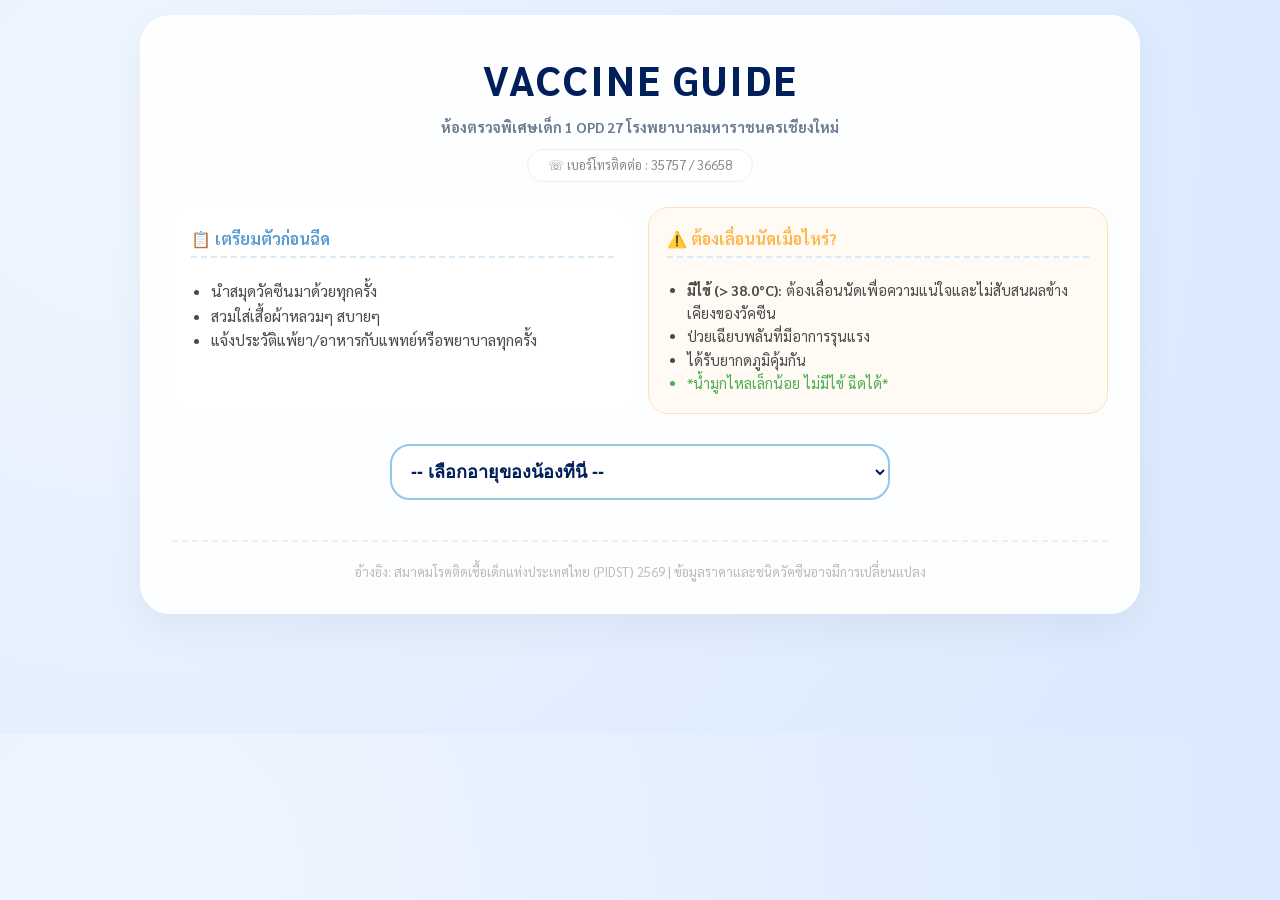
<file: index.html>
<!DOCTYPE html>
<html lang="th">
<head>
    <meta charset="UTF-8">
    <meta name="viewport" content="width=device-width, initial-scale=1.0">
    <title>Vaccine Guide - OPD 27 Maharaj Nakorn Chiang Mai</title>
    <link href="https://fonts.googleapis.com/css2?family=Sarabun:wght@400;700&display=swap" rel="stylesheet">
    <style>
        :root {
            --navy: #001F5B;
            --primary: #8ECAE6; 
            --secondary: #FFB7C5; 
            --accent: #A5A6F6; 
            --success: #6ACC87; 
            --danger: #FFADAD;
            --optional-border: #FFD60A; 
            --bg-body: radial-gradient(circle at 10% 20%, rgb(239, 246, 255) 0%, rgb(219, 234, 254) 90%);
            --bg-container: rgba(255, 255, 255, 0.90);
            --bg-card: rgba(255, 255, 255, 0.70);
            --bg-optional-card: rgba(255, 253, 240, 0.85);
            --dark: #4A4A4A;
        }
        * { box-sizing: border-box; }
        body { 
            font-family: 'Sarabun', sans-serif; 
            background: var(--bg-body);
            padding: 15px; margin: 0; padding-bottom: 120px; line-height: 1.6; color: var(--dark);
        }
        .container { 
            max-width: 1000px; margin: auto; background: var(--bg-container); 
            padding: 30px; border-radius: 30px; box-shadow: 0 15px 40px rgba(0,0,0,0.05); 
            backdrop-filter: blur(15px); border: 2px solid #ffffff;
        }
        .header { text-align: center; margin-bottom: 25px; }
        .header h1 { color: var(--navy); margin: 0; font-size: 2.5em; text-transform: uppercase; letter-spacing: 2px; }
        .header p { margin: 5px 0; font-weight: bold; color: #6C7A92; font-size: 0.9em; } 
        .contact { color: #888; font-size: 0.8em; background: rgba(255, 255, 255, 0.8); display: inline-block; padding: 5px 20px; border-radius: 20px; margin-top: 5px; border: 1px solid #eee; }

        .guide-container { display: flex; flex-wrap: wrap; gap: 15px; margin-bottom: 25px; }
        .guide-box { flex: 1 1 300px; background: var(--bg-card); border-radius: 20px; padding: 18px; border: 1px solid rgba(255, 255, 255, 0.5); backdrop-filter: blur(5px); }
        .guide-box h4 { margin-top: 0; color: #5A9BD5; border-bottom: 2px dashed #D6EAF8; padding-bottom: 5px; }
        .guide-box ul { padding-left: 20px; margin-bottom: 0; font-size: 0.95em; }

        .emergency-box { background: rgba(240, 255, 244, 0.75); border: 2px solid var(--success); border-radius: 20px; padding: 18px; margin-top: 20px; backdrop-filter: blur(5px); }

        .selector-group { margin: 30px 0; text-align: center; }
        select { 
            padding: 15px; border-radius: 20px; border: 2px solid var(--primary); 
            width: 100%; max-width: 500px; font-size: 18px; outline: none;
            background: rgba(255, 255, 255, 0.8); color: var(--navy); font-weight: bold; cursor: pointer;
        }

        .vaccine-card { position: relative; background: var(--bg-card); margin: 15px 0; padding: 22px; border-radius: 25px; border-left: 8px solid var(--primary); backdrop-filter: blur(5px); transition: all 0.3s; }
        .optional-card { background-color: var(--bg-optional-card) !important; border-left-color: var(--optional-border); border: 1px solid rgba(255, 214, 10, 0.3); }
        .screening { border-left-color: #e74c3c; background: rgba(255, 240, 240, 0.75); }
        
        .vaccine-card.removed-card { opacity: 0.4; background: #ffebee !important; border-left-color: #c62828 !important; text-decoration: line-through; }
        
        .vaccine-name { font-size: 0.9em; font-weight: bold; color: var(--navy); }
        
        .card-action-zone { float: right; margin-top: 5px; text-align: right; }
        .card-action-zone input[type="checkbox"] { width: 18px; height: 18px; cursor: pointer; vertical-align: middle; }
        .ipd-select-container { margin-top: 10px; padding-top: 10px; border-top: 1px dashed rgba(0,0,0,0.05); text-align: left; clear: both; }
        .ipd-variant-select { padding: 6px 12px; border-radius: 10px; border: 1px solid var(--optional-border); background: #fff; font-size: 0.85em; outline: none; font-family: 'Sarabun', sans-serif; font-weight: bold; color: var(--navy); cursor: pointer; max-width: 100%; }
        .ipd-variant-select:disabled { background: #f3f4f6; border-color: #d1d5db; cursor: not-allowed; opacity: 0.7; }

        .tag { display: inline-block; padding: 5px 15px; border-radius: 12px; font-size: 11px; font-weight: bold; margin-bottom: 12px; box-shadow: 0 2px 5px rgba(0,0,0,0.05); }
        .tag-basic { background: var(--primary); color: #fff; }
        .tag-optional { background: var(--optional-border); color: #8C6F00; }
        .tag-lab { background: var(--danger); color: #8C0000; }
        .grid-info { display: grid; grid-template-columns: 1fr 1fr; gap: 15px; margin-top: 12px; padding-top: 12px; border-top: 1px solid rgba(0,0,0,0.03); clear: both; }
        .label { font-weight: bold; color: #777; font-size: 0.85em; }
        .important { color: #D32F2F; font-weight: bold; margin: 5px 0; font-size: 0.8em; background: rgba(255,255,255,0.7); padding: 5px 12px; border-radius: 10px; display: inline-block; }
        .price-tag { color: var(--success); font-weight: bold; font-size: 1em; margin-top: 5px; display: block; }
        .route-tag { background: rgba(0,0,0,0.05); color: #333; padding: 3px 10px; border-radius: 5px; font-size: 0.8em; font-weight: bold; margin-left: 10px; }

        .floating-summary-bar {
            position: fixed; bottom: 15px; left: 15px; right: 15px;
            background: rgba(14, 165, 233, 0.45); color: var(--navy);
            padding: 12px 24px; border-radius: 20px;
            border: 1px solid rgba(255, 255, 255, 0.7);
            box-shadow: 0 8px 32px 0 rgba(0, 31, 91, 0.15);
            backdrop-filter: blur(20px); -webkit-backdrop-filter: blur(20px);
            z-index: 9999;
            display: none; justify-content: center; align-items: center;
            flex-wrap: wrap; gap: 20px; max-width: 970px; margin: auto;
            text-align: center;
        }
        .summary-stats { display: flex; gap: 15px; font-size: 0.85em; flex-wrap: wrap; justify-content: center; }
        .stat-item { background: rgba(199, 214, 250, 0.72); padding: 6px 16px; border-radius: 12px; font-weight: bold; border: 1px solid rgba(255,255,255,0.6); color: var(--navy); }
        .stat-item span { font-weight: bold; font-size: 1.15em; }
        .stat-item span.inject { color: #0284C7; }
        .stat-item span.oral { color: #EA580C; }
        .stat-item span.lab { color: #DC2626; }
        .summary-cost { font-size: 1.1em; font-weight: bold; background: rgba(255, 255, 255, 0.9); padding: 6px 18px; border-radius: 12px; border: 1px solid rgba(255, 255, 255, 0.9); color: var(--navy); }
        .summary-cost span { color: #16A34A; font-size: 1.25em; }

        /* Summary Page Enhanced Styling */
        .summary-header-wrapper {
            text-align: center;
            margin-bottom: 25px;
            background: linear-gradient(135deg, #F0F7FF 0%, #E0F2FE 100%);
            padding: 22px 20px;
            border-radius: 22px;
            border: 1px solid #BAE6FD;
            box-shadow: 0 4px 15px rgba(2, 132, 199, 0.06);
        }
        .summary-header-title {
            color: var(--navy);
            margin: 0 0 6px 0;
            font-size: 1.45em;
            font-weight: 700;
        }
        .summary-header-desc {
            color: #475569;
            font-size: 0.95em;
            margin: 0;
        }
        .summary-grid {
            display: grid;
            grid-template-columns: repeat(auto-fill, minmax(320px, 1fr));
            gap: 20px;
            margin-top: 15px;
        }
        .summary-card {
            background: #FFFFFF;
            border-radius: 22px;
            padding: 22px;
            border: 1px solid #E2E8F0;
            border-left: 6px solid #F59E0B;
            box-shadow: 0 4px 20px rgba(0, 31, 91, 0.07);
            display: flex;
            flex-direction: column;
            justify-content: space-between;
            transition: all 0.25s ease;
            position: relative;
        }
        .summary-card:hover {
            transform: translateY(-4px);
            box-shadow: 0 12px 28px rgba(0, 31, 91, 0.12);
            border-color: #CBD5E1;
        }
        .summary-card-top {
            display: flex;
            align-items: center;
            justify-content: space-between;
            margin-bottom: 12px;
        }
        .summary-badge-pill {
            background: #FEF3C7;
            color: #92400E;
            font-size: 11.5px;
            font-weight: bold;
            padding: 4px 12px;
            border-radius: 20px;
            border: 1px solid #FDE68A;
            display: inline-flex;
            align-items: center;
            gap: 4px;
        }
        .summary-route-badge {
            background: #E0F2FE;
            color: #0369A1;
            font-size: 11.5px;
            font-weight: bold;
            padding: 4px 10px;
            border-radius: 8px;
            border: 1px solid #BAE6FD;
        }
        .summary-brand {
            font-size: 1.12em;
            font-weight: 700;
            color: var(--navy);
            line-height: 1.35;
            margin-bottom: 4px;
        }
        .summary-thai {
            font-size: 0.9em;
            color: #475569;
            line-height: 1.45;
            margin-bottom: 12px;
        }
        .summary-note-box {
            background: #FFFBEB;
            border: 1px solid #FDE68A;
            color: #B45309;
            font-size: 0.85em;
            font-weight: 600;
            padding: 8px 12px;
            border-radius: 12px;
            margin-bottom: 12px;
            display: flex;
            align-items: flex-start;
            gap: 6px;
            line-height: 1.4;
        }
        .summary-schedule-box {
            background: #F8FAFC;
            border: 1px solid #E2E8F0;
            color: #334155;
            font-size: 0.86em;
            padding: 10px 12px;
            border-radius: 12px;
            margin-bottom: 15px;
            line-height: 1.45;
        }
        .summary-card-bottom {
            display: flex;
            align-items: center;
            justify-content: space-between;
            padding-top: 12px;
            border-top: 1px dashed #E2E8F0;
            margin-top: auto;
        }
        .summary-price-pill {
            background: #ECFDF5;
            border: 1px solid #A7F3D0;
            color: #047857;
            padding: 6px 14px;
            border-radius: 12px;
            font-weight: 700;
            font-size: 1.05em;
            display: inline-flex;
            align-items: center;
            gap: 6px;
        }
        .footer { margin-top: 40px; font-size: 13px; color: #BBB; text-align: center; padding-top: 20px; border-top: 2px dashed #EEE; }
    </style>
</head>
<body>

<div class="container">
    <div class="header">
        <h1>VACCINE GUIDE</h1>
        <p>ห้องตรวจพิเศษเด็ก 1 OPD 27 โรงพยาบาลมหาราชนครเชียงใหม่</p>
        <div class="contact">☏ เบอร์โทรติดต่อ : 35757 / 36658</div>
    </div>

    <div class="guide-container">
        <div class="guide-box">
            <h4>📋 เตรียมตัวก่อนฉีด</h4>
            <ul>
                <li>นำสมุดวัคซีนมาด้วยทุกครั้ง</li>
                <li>สวมใส่เสื้อผ้าหลวมๆ สบายๆ</li>
                <li>แจ้งประวัติแพ้ยา/อาหารกับแพทย์หรือพยาบาลทุกครั้ง</li>
            </ul>
        </div>
        <div class="guide-box" style="background: rgba(255, 249, 240, 0.75); border-color: #FFE0B2;">
            <h4 style="color: #FFB74D;">⚠️ ต้องเลื่อนนัดเมื่อไหร่?</h4>
            <ul style="font-size: 0.9em;">
                <li><strong>มีไข้ (> 38.0°C):</strong> ต้องเลื่อนนัดเพื่อความแน่ใจและไม่สับสนผลข้างเคียงของวัคซีน</li>
                <li>ป่วยเฉียบพลันที่มีอาการรุนแรง</li>
                <li>ได้รับยากดภูมิคุ้มกัน</li>
                <li style="color: #4CAF50;">*น้ำมูกไหลเล็กน้อย ไม่มีไข้ ฉีดได้*</li>
            </ul>
        </div>
    </div>

    <div class="selector-group">
        <select id="ageSelect" onchange="filterVaccine()">
            <option value="">-- เลือกอายุของน้องที่นี่ --</option>
            <option value="0">แรกเกิด</option>
            <option value="1">1 เดือน</option>
            <option value="2">2 เดือน</option>
            <option value="4">4 เดือน</option>
            <option value="6">6 เดือน</option>
            <option value="9">9 เดือน</option>
            <option value="12">1 ปี</option>
            <option value="15">1 ปี 3 เดือน</option>
            <option value="18">1 ปี 6 เดือน</option>
            <option value="24">2 ปี</option>
            <option value="48">4 ปี</option>
            <option value="summary">⭐ สรุปวัคซีนเสริม</option>
        </select>
    </div>

    <div id="vaccineList"></div>

    <div id="emergencySection" style="display:none;">
        <div class="emergency-box">
            <h4 style="margin:0 0 10px 0; color:var(--success);">🚑 อาการที่ควรกลับมาพบแพทย์ทันทีหลังฉีดวัคซีน</h4>
            <ul style="font-size:0.95em; color: #555;">
                <li>มีผื่นลมพิษขึ้นตามตัว หน้าบวม ปากบวม หรือหายใจลำบาก</li>
                <li>ไข้สูงมากและรับประทานยาแล้วไข้ไม่ลด</li>
                <li>เด็กซึมลง ไม่ยอมทานนมหรืออาหาร</li>
                <li>ชัก หรือ ร้องกวนโยเยผิดปกติเป็นเวลานาน</li>
            </ul>
        </div>
    </div>

    <div class="footer">
        อ้างอิง: สมาคมโรคติดเชื้อเด็กแห่งประเทศไทย (PIDST) 2569 | ข้อมูลราคาและชนิดวัคซีนอาจมีการเปลี่ยนแปลง
    </div>
</div>

<div id="floatingSummary" class="floating-summary-bar">
    <div class="summary-stats">
        <div class="stat-item">💉 ฉีดวันนี้: <span id="floatInject" class="inject">0</span> เข็ม</div>
        <div class="stat-item">🍼 ชนิดกินวันนี้: <span id="floatOral" class="oral">0</span> ชนิด</div>
        <div class="stat-item" id="floatLabContainer" style="display:none;">🩸 แล็บคัดกรอง: <span id="floatLab" class="lab">0</span> รายการ</div>
    </div>
    <div class="summary-cost">
        รวมค่าวัคซีนเสริมวันนี้: <span id="floatPrice">0</span> บาท
    </div>
</div>

<script>
const vaccineData = {
    "0": [
        { type: "basic", id: "bcg", name: "BCG (วัคซีนป้องกันวัณโรค)", route: "ID", sideEffect: "ตุ่มหนองบริเวณที่ฉีด", care: "ทำความสะอาดน้ำต้มสุก ห้ามบ่ง" },
        { type: "basic", id: "hbv1", name: "HBV 1 (วัคซีนป้องกันตับอักเสบบี เข็มที่ 1)", route: "IM", sideEffect: "ไข้ต่ำ ปวดบวม", care: "เช็ดตัวลดไข้" }
    ],
    "1": [
        { type: "basic", id: "hbv2", name: "HBV 2 (วัคซีนป้องกันตับอักเสบบี กรณีแม่เป็นพาหะ)", route: "IM", sideEffect: "ปวดบวมแดง", care: "ประคบเย็น" }
    ],
    "2": [
        { type: "basic", id: "dtwp1", name: "DTwP-HB-Hib 1 (วัคซีนป้องกันคอตีบ ไอกรน บาดทะยัก ตับอักเสบบี และเชื้อฮิบ)", route: "IM", sideEffect: "ไข้สูง ร้องกวน", care: "ยาลดไข้/เช็ดตัว" },
        { type: "basic", id: "ipv1", name: "IPV 1 (วัคซีนป้องกันโปลิโอ ชนิดฉีด)", route: "IM", sideEffect: "บวมแดง", care: "ประคบเย็น" },
        { type: "basic", id: "rota1", name: "Rota 1 (วัคซีนป้องกันท้องร่วงจากไวรัสโรต้า)", route: "Oral", sideEffect: "แหวะนม/ถ่ายเหลว", care: "งดนมก่อน-หลัง 30 นาที" },
        { type: "optional", id: "hexa1", replaceIds: ["dtwp1", "ipv1"], name: "Infanrix-Hexa (วัคซีนป้องกันคอตีบ ไอกรน บาดทะยัก ตับอักเสบบี ฮิบ และโปลิโอ) เข็มที่ 1", route: "IM", detail: "ใช้ทดแทนวัคซีนพื้นฐาน", price: 1568, sideEffect: "ไข้ต่ำ", care: "เช็ดตัว" },
        { type: "optional", id: "ipd1", name: "IPD (วัคซีนป้องกันเชื้อนิวโมคอคคัส) เข็มที่ 1", route: "IM", isIpdGroup: true, subVariants: [
            { name: "Synflorix (10 สายพันธุ์)", price: 1756 },
            { name: "Prevnar 20 (20 สายพันธุ์)", price: 2533 },
            { name: "Weuphoria PFS (13 สายพันธุ์)", price: 1469 }
        ], sideEffect: "ไข้ต่ำ", care: "เช็ดตัว" },
        { type: "optional", id: "bexsero1", name: "Bexsero (วัคซีนป้องกันโรคไข้กาฬหลังแอ่น สายพันธุ์ B) เข็มที่ 1", route: "IM", detail: "อายุ < 1 ปี ฉีด 3 เข็ม (ห่างกัน 2 เดือน และ 6 เดือน) | อายุ > 1 ปี ฉีด 2 เข็ม (ห่างกัน 2 เดือน)", price: 3071, sideEffect: "มีไข้ ปวด", care: "ยาลดไข้/ประคบเย็น" }
    ],
    "4": [
        { type: "basic", id: "dtwp2", name: "DTwP-HB-Hib 2 (วัคซีนป้องกันคอตีบ ไอกรน บาดทะยัก ตับอักเสบบี และเชื้อฮิบ)", route: "IM", sideEffect: "ไข้สูง", care: "เช็ดตัว" },
        { type: "basic", id: "ipv2", name: "IPV 2 (วัคซีนป้องกันโปลิโอ ชนิดฉีด)", route: "IM", sideEffect: "บวมแดง", care: "ประคบเย็น" },
        { type: "basic", id: "rota2", name: "Rota 2 (วัคซีนป้องกันท้องร่วงจากไวรัสโรต้า)", route: "Oral", sideEffect: "งดนมก่อน-หลัง 30 นาที", care: "สังเกตอาการ" },
        { type: "optional", id: "penta1", replaceIds: ["dtwp2", "ipv2"], name: "Infanrix-IPV-HIB (วัคซีนป้องกันคอตีบ ไอกรน บาดทะยัก โปลิโอ และเชื้อฮิบ)", route: "IM", detail: "ใช้ทดแทนวัคซีนพื้นฐาน", price: 1297, sideEffect: "ไข้ต่ำ", care: "เช็ดตัว" },
        { type: "optional", id: "ipd2", name: "IPD (วัคซีนป้องกันเชื้อนิวโมคอคคัส) เข็มที่ 2", route: "IM", isIpdGroup: true, subVariants: [
            { name: "Synflorix (10 สายพันธุ์)", price: 1756 },
            { name: "Prevnar 20 (20 สายพันธุ์)", price: 2533 },
            { name: "Weuphoria PFS (13 สายพันธุ์)", price: 1469 }
        ], sideEffect: "ไข้ต่ำ", care: "ประคบเย็น" },
        { type: "optional", id: "bexsero2", name: "Bexsero (วัคซีนป้องกันโรคไข้กาฬหลังแอ่น สายพันธุ์ B) เข็มที่ 2", route: "IM", price: 3071, sideEffect: "มีไข้ ปวด", care: "ยาลดไข้/ประคบเย็น" }
    ],
    "6": [
        { type: "basic", id: "dtwp3", name: "DTwP-HB-Hib 3 (วัคซีนป้องกันคอตีบ ไอกรน บาดทะยัก ตับอักเสบบี และเชื้อฮิบ)", route: "IM", sideEffect: "ไข้", care: "เช็ดตัว" },
        { type: "basic", id: "opv3", name: "OPV 3 (วัคซีนป้องกันโปลิโอ ชนิดหยอด)", route: "Oral", sideEffect: "มีผลข้างเคียงน้อยมาก", care: "สังเกตอาการ" },
        { type: "basic", id: "rota3", name: "Rota 3 (วัคซีนป้องกันท้องร่วงจากไวรัสโรต้า)", route: "Oral", sideEffect: "แหวะนม/ถ่ายเหลว", care: "งดนมก่อน-หลัง 30 นาที" },
        { type: "optional", id: "hexa2", replaceIds: ["dtwp3", "opv3"], name: "Infanrix-Hexa (วัคซีนป้องกันคอตีบ ไอกรน บาดทะยัก ตับอักเสบบี ฮิบ และโปลิโอ) เข็มที่ 2", route: "IM", detail: "ใช้ทดแทนวัคซีนพื้นฐาน", price: 1568, sideEffect: "ไข้ต่ำ", care: "เช็ดตัว" },
        { type: "optional", id: "ipd3", name: "IPD (วัคซีนป้องกันเชื้อนิวโมคอคคัส) เข็มที่ 3", route: "IM", isIpdGroup: true, subVariants: [
            { name: "Synflorix (10 สายพันธุ์)", price: 1756 },
            { name: "Prevnar 20 (20 สายพันธุ์)", price: 2533 },
            { name: "Weuphoria PFS (13 สายพันธุ์)", price: 1469 }
        ], sideEffect: "ไข้ต่ำ", care: "ประคบเย็น" },
        { type: "optional", id: "entro1", name: "EntroVac (วัคซีนป้องกันโรคมือเท้าปาก) เข็มที่ 1", route: "IM", detail: "เริ่ม 6 เดือน - 5 ปี | ฉีด 2 เข็ม ห่างกัน 1 เดือน", price: 2701, sideEffect: "ปวดบวม", care: "สังเกตอาการ" },
        { type: "optional", id: "flu", name: "Influenza (วัคซีนป้องกันไข้หวัดใหญ่)", route: "IM", detail: "เริ่มฉีดที่ 6 เดือน | ฉีดปีละครั้ง สำหรับเด็กอายุ < 9 ปี ที่เริ่มฉีดปีแรก ให้ฉีด 2 เข็ม ห่างกัน 1 เดือน", price: 306, sideEffect: "ไข้ต่ำ", care: "พักผ่อน" }
    ],
    "9": [
        { type: "screening", id: "cbc", name: "🩸 เจาะเลือด CBC & RC (คัดกรองภาวะโลหิตจาง)", detail: "กรุณาเจาะเลือดก่อนพบแพทย์" },
        { type: "basic", id: "je1", name: "Live JE 1 (วัคซีนป้องกันไข้สมองอักเสบเจอี)", route: "SC", sideEffect: "ไข้ ปวด บวมบริเวณที่ฉีด", care: "เช็ดตัว" }
    ],
    "12": [
        { type: "basic", id: "mmr1", name: "MMR 1 (วัคซีนป้องกันโรคหัด คางทูม หัดเยอรมัน)", route: "SC", sideEffect: "ไข้/ผื่นแดง", care: "เช็ดตัว" },
        { type: "optional", id: "var1", name: "Varivax (วัคซีนป้องกันโรคอีสุกอีใส) เข็มที่ 1", route: "SC", detail: "เริ่มฉีดที่ 1 ปี | ฉีด 2 เข็ม ห่างกัน 3 เดือน", price: 983, sideEffect: "ไข้ต่ำ", care: "สังเกตอาการ" },
        { type: "optional", id: "bexsero_booster", name: "Bexsero (วัคซีนป้องกันโรคไข้กาฬหลังแอ่น สายพันธุ์ B) เข็ม 3 กระตุ้น / เริ่มฉีด", route: "IM", detail: "หากเริ่มฉีดครั้งแรกในเด็กอายุ > 1 ปี (ฉีด 2 เข็ม ห่างกัน 2 เดือน)", price: 3071, sideEffect: "มีไข้ ปวด", care: "ยาลดไข้/ประคบเย็น" }
    ],
    "15": [
        { type: "optional", id: "ipd_booster", name: "IPD (วัคซีนป้องกันเชื้อนิวโมคอคคัส) เข็มกระตุ้น", route: "IM", isIpdGroup: true, subVariants: [
            { name: "Synflorix (10 สายพันธุ์)", price: 1756 },
            { name: "Prevnar 20 (20 สายพันธุ์)", price: 2533 },
            { name: "Weuphoria PFS (13 สายพันธุ์)", price: 1469 }
        ], sideEffect: "ปวดบวม", care: "ประคบเย็น" }
    ],
    "18": [
        { type: "basic", id: "dtp4", name: "DTP (วัคซีนป้องกันโรคคอตีบ ไอกรน บาดทะยัก) กระตุ้นครั้งที่ 1", route: "IM", sideEffect: "ไข้สูง", care: "ประคบเย็น" },
        { type: "basic", id: "opv4", name: "OPV (วัคซีนป้องกันโปลิโอ ชนิดหยอด) กระตุ้นครั้งที่ 1", route: "Oral", sideEffect: "ผลข้างเคียงน้อย", care: "สังเกตอาการ" },
        { type: "basic", id: "mmr2_18", name: "MMR 2 (วัคซีนป้องกันโรคหัด คางทูม และหัดเยอรมัน) เข็มที่ 2", route: "SC", sideEffect: "ไข้ต่ำ", care: "เช็ดตัว" },
        { type: "optional", id: "penta2", replaceIds: ["dtp4", "opv4"], name: "Infanrix-IPV-HIB (วัคซีนป้องกันคอตีบ ไอกรน บาดทะยัก โปลิโอ และเชื้อฮิบ)", route: "IM", detail: "ใช้ทดแทนวัคซีนพื้นฐาน", price: 1297, sideEffect: "ไข้ต่ำ", care: "เช็ดตัว" }
    ],
    "24": [
        { type: "basic", id: "je2", name: "Live JE 2 (วัคซีนป้องกันไข้สมองอักเสบเจอี)", route: "SC", sideEffect: "ไข้", care: "เช็ดตัว" }
    ],
    "48": [
        { type: "screening", id: "cbc2", name: "🩸 เจาะเลือด CBC & RC (คัดกรองภาวะโลหิตจาง)", detail: "กรุณาเจาะเลือดก่อนพบแพทย์" },
        { type: "basic", id: "dtp5", name: "DTP (วัคซีนป้องกันโรคคอตีบ ไอกรน บาดทะยัก) กระตุ้นครั้งที่ 2", route: "IM", sideEffect: "ไข้สูง", care: "ยาลดไข้" },
        { type: "basic", id: "opv5", name: "OPV (วัคซีนป้องกันโปลิโอ ชนิดหยอด)กระตุ้นครั้งที่ 2", route: "Oral", sideEffect: "ผลข้างเคียงน้อย", care: "สังเกตอาการ" },
        { type: "optional", id: "boostagen", replaceIds: ["dtp5"], name: "Boostagen (TdaP) (วัคซีนรวมป้องกันบาดทะยัก คอตีบ ไอกรนไร้เซลล์)", route: "IM", detail: "ใช้ทดแทนวัคซีนพื้นฐาน DTP | เริ่มฉีดได้อายุ ≥ 3 ปี", price: 644, sideEffect: "ไข้ต่ำ ปวดบริเวณที่ฉีด", care: "เช็ดตัว และประคบเย็น" },
        { type: "optional", id: "penta3", replaceIds: ["dtp5", "opv5"], name: "Infanrix-IPV-HIB (วัคซีนป้องกันคอตีบ ไอกรน บาดทะยัก โปลิโอ และเชื้อฮิบ)", route: "IM", detail: "ใช้ทดแทนวัคซีนพื้นฐาน", price: 1297, sideEffect: "ไข้ต่ำ", care: "เช็ดตัว" },
        { type: "optional", id: "qdenga", name: "QdengaPFS (วัคซีนป้องกันโรคไข้เลือดออก) เข็มที่ 1", route: "SC", detail: "เริ่มฉีดที่ 4 ปี | ฉีด 2 เข็ม ห่างกัน 3 เดือน", price: 1639, sideEffect: "ปวดเมื่อย", care: "เช็ดตัว" }
    ]
};

const optionalSummary = [
    { name: "Infanrix-Hexa", thai: "วัคซีนป้องกันคอตีบ ไอกรน บาดทะยัก ตับอักเสบบี ฮิบ โปลิโอ", route: "IM", note: "ใช้ทดแทนวัคซีนพื้นฐาน", info: "อายุ 2, 6 เดือน", price: "1,568 บาท" },
    { name: "Infanrix-IPV-HIB", thai: "วัคซีนป้องกันคอตีบ ไอกรน บาดทะยัก โปลิโอ ฮิบ", route: "IM", note: "ใช้ทดแทนวัคซีนพื้นฐาน", info: "อายุ 4 เดือน, 18 เดือน, 4 ปี", price: "1,297 บาท" },
    { name: "Boostagen (TdaP)", thai: "วัคซีนรวมป้องกันบาดทะยัก คอตีบ ไอกรนไร้เซลล์", route: "IM", note: "ใช้ทดแทนวัคซีนพื้นฐาน (ทดแทน DTP)", info: "เริ่มฉีดได้ตั้งแต่อายุ ≥ 3 ปี (แนะนำกระตุ้นที่ 4 ปี)", price: "644 บาท" },
    { name: "IPD (Synflorix / Prevnar 20 / Weuphoria)", thai: "วัคซีนป้องกันเชื้อนิวโมคอคคัส", route: "IM", info: "ฉีดอายุ 2, 4, 6 และ 15 เดือน", price: "1,469 - 2,533 บาท" },
    { name: "Bexsero", thai: "วัคซีนป้องกันโรคไข้กาฬหลังแอ่น สายพันธุ์ B", route: "IM", info: "เริ่ม 2 เดือน (2, 4 เดือน, 1 ปี) | อายุ < 1 ปี ฉีด 3 เข็ม (ห่าง 2 เดือน และ 6 เดือน) / อายุ > 1 ปี ฉีด 2 เข็ม (ห่าง 2 เดือน)", price: "3,071 บาท" },
    { name: "Varivax", thai: "วัคซีนป้องกันโรคอีสุกอีใส", route: "SC", info: "เริ่ม 1 ปี | ฉีด 2 เข็ม ห่างกัน 3 เดือน", price: "983 บาท" },
    { name: "EntroVac", thai: "วัคซีนป้องกันโรคมือเท้าปาก (EV71)", route: "IM", info: "เริ่ม 6 เดือน - 5 ปี | ฉีด 2 เข็ม ห่างกัน 1 เดือน", price: "2,701 บาท" },
    { name: "Influenza", thai: "วัคซีนป้องกันโรคไข้หวัดใหญ่", route: "IM", info: "เริ่มฉีดที่ 6 เดือน | ฉีดปีละครั้ง สำหรับเด็กอายุ < 9 ปี ที่เริ่มฉีดปีแรก ให้ฉีด 2 เข็ม ห่างกัน 1 เดือน", price: "306 บาท" },
    { name: "QdengaPFS", thai: "วัคซีนป้องกันโรคไข้เลือดออก", route: "SC", info: "เริ่ม 4 ปี | ฉีด 2 เข็ม ห่างกัน 3 เดือน", price: "1,639 บาท" }
];

function filterVaccine() {
    const age = document.getElementById("ageSelect").value;
    const listDiv = document.getElementById("vaccineList");
    const emergencyDiv = document.getElementById("emergencySection");
    const floatBar = document.getElementById("floatingSummary");
    
    listDiv.innerHTML = "";
    
    if (age === "") { 
        emergencyDiv.style.display = "none"; 
        floatBar.style.display = "none";
        return; 
    }
    
    if (age === "summary") {
        emergencyDiv.style.display = "none";
        floatBar.style.display = "none";
        let summaryHTML = `
            <div class="summary-header-wrapper">
                <h3 class="summary-header-title">⭐ สรุปวัคซีนเสริมและวัคซีนทางเลือก</h3>
                <p class="summary-header-desc">ตารางข้อมูลวัคซีนทางเลือกทั้งหมดสำหรับเด็ก (0 - 4 ปี) พร้อมข้อมูลการให้และราคาให้บริการ</p>
            </div>
            <div class="summary-grid">
        `;
        optionalSummary.forEach(s => {
            summaryHTML += `
                <div class="summary-card">
                    <div>
                        <div class="summary-card-top">
                            <span class="summary-badge-pill">⭐ วัคซีนเสริม</span>
                            <span class="summary-route-badge">📍 ${s.route}</span>
                        </div>
                        <div class="summary-name-section">
                            <div class="summary-brand">${s.name}</div>
                            <div class="summary-thai">${s.thai}</div>
                        </div>
                        ${s.note ? `
                            <div class="summary-note-box">
                                <span>⚡</span> <span>${s.note}</span>
                            </div>
                        ` : ''}
                        <div class="summary-schedule-box">
                            📅 <strong>ตารางการให้:</strong> ${s.info}
                        </div>
                    </div>
                    <div class="summary-card-bottom">
                        <span style="font-size: 0.85em; color: #64748B;">ราคาค่าบริการ</span>
                        <div class="summary-price-pill">
                            <span>💰</span> ${s.price}
                        </div>
                    </div>
                </div>
            `;
        });
        summaryHTML += `</div>`;
        listDiv.innerHTML = summaryHTML;
    } else {
        emergencyDiv.style.display = "block";
        floatBar.style.display = "flex";
        document.getElementById("floatLabContainer").style.display = (age === "9" || age === "48") ? "block" : "none";
        
        if (vaccineData[age]) {
            vaccineData[age].forEach(v => {
                const card = document.createElement("div");
                card.id = `v-card-${v.id}`;
                card.className = v.type === 'optional' ? 'vaccine-card optional-card' : (v.type === 'screening' ? 'vaccine-card screening' : 'vaccine-card');
                card.setAttribute("data-route", v.route || "Lab");
                card.setAttribute("data-vtype", v.type);
                
                let tagClass = v.type === 'optional' ? 'tag-optional' : (v.type === 'screening' ? 'tag-lab' : 'tag-basic');
                let tagText = v.type === 'optional' ? 'วัคซีนเสริม' : (v.type === 'screening' ? 'คัดกรอง' : 'พื้นฐาน');
                
                let actionHTML = '';
                let ipdSelectorHTML = '';

                if (v.type === 'basic' || v.type === 'screening') {
                    actionHTML = `<div class="card-action-zone"><span style="font-size:11px;color:#888;">เลือกอัตโนมัติ</span></div>`;
                } else if (v.type === 'optional') {
                    if (v.isIpdGroup) {
                        let selectOptions = `<option value="0" data-price="0">-- เลือกยี่ห้อ IPD --</option>`;
                        v.subVariants.forEach(sub => {
                            selectOptions += `<option value="${sub.price}" data-price="${sub.price}">${sub.name} (+${sub.price} บ.)</option>`;
                        });
                        
                        actionHTML = `
                            <div class="card-action-zone">
                                <label style="cursor:pointer; font-weight:bold; color:var(--navy); font-size:13px;">
                                    รับวัคซีน IPD เสริม <input type="checkbox" class="ipd-main-check" data-select-id="select-${v.id}" onchange="toggleIpdSelect(this)">
                                </label>
                            </div>`;

                        ipdSelectorHTML = `
                            <div class="ipd-select-container">
                                <span style="font-size:12px;color:var(--navy);font-weight:bold;display:inline-block;margin-right:10px;">เลือกยี่ห้อรับบริการวันนี้:</span>
                                <select id="select-${v.id}" class="ipd-variant-select" disabled onchange="updateLiveStats()">
                                    ${selectOptions}
                                </select>
                            </div>`;
                    } else {
                        let replaceStr = v.replaceIds ? JSON.stringify(v.replaceIds) : "[]";
                        actionHTML = `
                            <div class="card-action-zone">
                                <label style="cursor:pointer; font-weight:bold; color:var(--navy); font-size:13px;">
                                    รับตัวนี้ <input type="checkbox" class="opt-card-check" data-id="${v.id}" data-price="${v.price}" data-replace='${replaceStr}' onchange="handleCardSelection(this)">
                                </label>
                            </div>`;
                    }
                }

                let displayPrice = '';
                if (v.type === 'optional') {
                    if (v.isIpdGroup) {
                        displayPrice = `<span class="price-tag">💰 ราคาตามยี่ห้อที่เลือก</span>`;
                    } else {
                        displayPrice = `<span class="price-tag">💰 ราคา: ${v.price.toLocaleString()} บาท</span>`;
                    }
                }
                
                card.innerHTML = `
                    <span class="tag ${tagClass}">${tagText}</span>
                    ${actionHTML}
                    <div class="vaccine-name">${v.name} ${v.route ? `<span class="route-tag">${v.route}</span>` : ''}</div>
                    ${v.detail ? `<div class="important">${v.detail}</div>` : ''}
                    ${displayPrice}
                    ${ipdSelectorHTML}
                    ${v.type !== 'screening' ? `
                        <div class="grid-info">
                            <div><span class="label">⚠️ ผลข้างเคียง:</span> <small>${v.sideEffect}</small></div>
                            <div><span class="label">🏠 การดูแล:</span> <small>${v.care}</small></div>
                        </div>
                    ` : ''}
                `;
                listDiv.appendChild(card);
            });
        }
        updateLiveStats();
    }
}

function toggleIpdSelect(checkbox) {
    const selectId = checkbox.getAttribute("data-select-id");
    const selectEl = document.getElementById(selectId);
    if (selectEl) {
        selectEl.disabled = !checkbox.checked;
        if (!checkbox.checked) {
            selectEl.value = "0";
        }
    }
    updateLiveStats();
}

function handleCardSelection(checkbox) {
    if (checkbox.checked) {
        const replaceIds = JSON.parse(checkbox.getAttribute("data-replace") || "[]");
        if (replaceIds.length > 0) {
            // ยกเลิกการเลือกวัคซีนทดแทนตัวอื่นที่มีรายการแทนที่ทับซ้อนกัน (เช่น Boostagen กับ Infanrix)
            const otherChecks = document.querySelectorAll(".opt-card-check");
            otherChecks.forEach(other => {
                if (other !== checkbox && other.checked) {
                    const otherReplaces = JSON.parse(other.getAttribute("data-replace") || "[]");
                    const hasOverlap = replaceIds.some(id => otherReplaces.includes(id));
                    if (hasOverlap) {
                        other.checked = false;
                    }
                }
            });
        }
    }

    // คำนวณ activeReplacedIds ทั้งหมดจากวัคซีนเสริมที่ถูกเลือกอยู่
    const activeReplacedIds = new Set();
    document.querySelectorAll(".opt-card-check:checked").forEach(chk => {
        const rep = JSON.parse(chk.getAttribute("data-replace") || "[]");
        rep.forEach(id => activeReplacedIds.add(id));
    });

    // อัปเดตการแสดงผลขีดฆ่า (.removed-card) ของวัคซีนพื้นฐาน
    document.querySelectorAll(".vaccine-card[data-vtype='basic']").forEach(card => {
        const cardId = card.id.replace("v-card-", "");
        if (activeReplacedIds.has(cardId)) {
            card.classList.add("removed-card");
        } else {
            card.classList.remove("removed-card");
        }
    });

    updateLiveStats();
}

function updateLiveStats() {
    let totalPrice = 0;
    let injectCount = 0;
    let oralCount = 0;
    let labCount = 0;

    const allCards = document.querySelectorAll(".vaccine-card");
    
    allCards.forEach(card => {
        if (card.classList.contains("removed-card")) return;
        
        const vtype = card.getAttribute("data-vtype");
        const route = card.getAttribute("data-route");
        
        if (vtype === "basic") {
            if (route === "Oral") oralCount++;
            else if (route === "IM" || route === "ID" || route === "SC") injectCount++;
        } else if (vtype === "screening") {
            labCount++;
        } else if (vtype === "optional") {
            const checkbox = card.querySelector(".opt-card-check");
            if (checkbox && checkbox.checked) {
                totalPrice += parseFloat(checkbox.getAttribute("data-price") || 0);
                if (route === "Oral") oralCount++;
                else if (route === "IM" || route === "ID" || route === "SC") injectCount++;
            }
            
            const ipdCheck = card.querySelector(".ipd-main-check");
            const selectIpd = card.querySelector(".ipd-variant-select");
            if (ipdCheck && ipdCheck.checked && selectIpd) {
                const ipdPrice = parseFloat(selectIpd.value || 0);
                totalPrice += ipdPrice;
                if (ipdPrice > 0) {
                    if (route === "Oral") oralCount++;
                    else if (route === "IM" || route === "ID" || route === "SC") injectCount++;
                }
            }
        }
    });

    document.getElementById("floatInject").innerText = injectCount;
    document.getElementById("floatOral").innerText = oralCount;
    document.getElementById("floatLab").innerText = labCount;
    document.getElementById("floatPrice").innerText = totalPrice.toLocaleString();
}
</script>
</body>
</html>
</file>
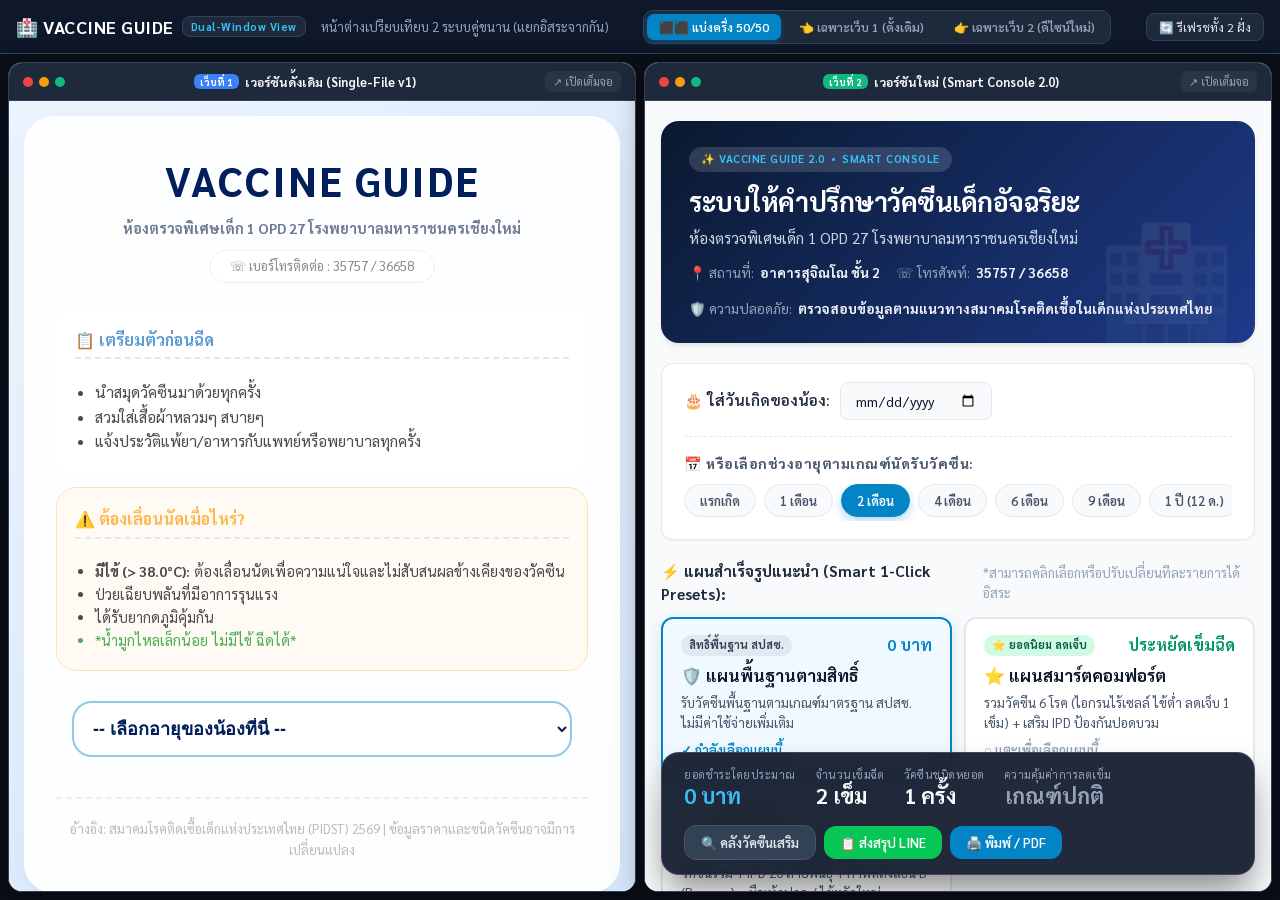
<file: v2/index.html>
<!DOCTYPE html>
<html lang="th">
<head>
    <meta charset="UTF-8">
    <meta name="viewport" content="width=device-width, initial-scale=1.0">
    <title>Vaccine Guide - Dual Window Split Comparison (v1 vs v2)</title>
    <!-- Google Fonts: Sarabun -->
    <link href="https://fonts.googleapis.com/css2?family=Sarabun:wght@400;600;700&display=swap" rel="stylesheet">
    <style>
        :root {
            --navy: #001F5B;
            --primary: #0284C7;
            --accent: #10B981;
            --bg-topbar: #0F172A;
            --border-color: #334155;
        }
        * { box-sizing: border-box; margin: 0; padding: 0; }
        html, body {
            height: 100%;
            width: 100%;
            overflow: hidden;
            font-family: 'Sarabun', sans-serif;
            background: #0B0F19;
            color: #F8FAFC;
        }

        /* Top Global Comparison Bar */
        .split-topbar {
            height: 54px;
            background: var(--bg-topbar);
            border-bottom: 1px solid var(--border-color);
            display: flex;
            align-items: center;
            justify-content: space-between;
            padding: 0 16px;
            z-index: 100;
        }
        .topbar-brand {
            display: flex;
            align-items: center;
            gap: 10px;
        }
        .topbar-brand h1 {
            font-size: 1.1em;
            color: #FFFFFF;
            letter-spacing: 0.5px;
            margin: 0;
            display: flex;
            align-items: center;
            gap: 8px;
        }
        .topbar-badge {
            background: #1E293B;
            color: #38BDF8;
            font-size: 11px;
            font-weight: bold;
            padding: 2px 8px;
            border-radius: 8px;
            border: 1px solid #334155;
        }
        .topbar-sub {
            color: #94A3B8;
            font-size: 0.82em;
            margin-left: 5px;
        }
        @media (max-width: 900px) {
            .topbar-sub { display: none; }
        }

        /* View Mode Controls */
        .view-controls {
            display: flex;
            align-items: center;
            gap: 6px;
            background: #1E293B;
            padding: 3px;
            border-radius: 10px;
            border: 1px solid #334155;
        }
        .view-btn {
            background: transparent;
            border: none;
            color: #94A3B8;
            font-family: 'Sarabun', sans-serif;
            font-size: 12px;
            font-weight: 600;
            padding: 5px 12px;
            border-radius: 7px;
            cursor: pointer;
            transition: all 0.2s ease;
        }
        .view-btn:hover {
            color: #FFFFFF;
        }
        .view-btn.active {
            background: var(--primary);
            color: #FFFFFF;
            box-shadow: 0 2px 6px rgba(2, 132, 199, 0.4);
        }

        .topbar-actions {
            display: flex;
            align-items: center;
            gap: 8px;
        }
        .btn-action {
            background: #1E293B;
            border: 1px solid #334155;
            color: #E2E8F0;
            font-family: 'Sarabun', sans-serif;
            font-size: 12px;
            padding: 5px 12px;
            border-radius: 8px;
            cursor: pointer;
            display: flex;
            align-items: center;
            gap: 5px;
            transition: all 0.2s;
        }
        .btn-action:hover {
            background: #334155;
            color: #FFFFFF;
        }

        /* Dual Window Split Layout */
        .split-main {
            height: calc(100% - 54px);
            width: 100%;
            display: grid;
            grid-template-columns: 1fr 1fr;
            gap: 8px;
            padding: 8px;
            background: #0B0F19;
            transition: all 0.3s ease;
        }
        .split-main.view-v1-only {
            grid-template-columns: 1fr 0px;
            gap: 0;
        }
        .split-main.view-v1-only #paneV2 {
            display: none;
        }
        .split-main.view-v2-only {
            grid-template-columns: 0px 1fr;
            gap: 0;
        }
        .split-main.view-v2-only #paneV1 {
            display: none;
        }

        /* Window Frame Styling */
        .window-pane {
            background: #FFFFFF;
            border-radius: 14px;
            overflow: hidden;
            display: flex;
            flex-direction: column;
            border: 1px solid #334155;
            box-shadow: 0 10px 30px rgba(0, 0, 0, 0.4);
            height: 100%;
        }

        /* Mac-like Window Header */
        .window-header {
            height: 38px;
            background: #1E293B;
            border-bottom: 1px solid #334155;
            display: flex;
            align-items: center;
            justify-content: space-between;
            padding: 0 14px;
            user-select: none;
        }
        .window-dots {
            display: flex;
            gap: 6px;
        }
        .dot {
            width: 10px;
            height: 10px;
            border-radius: 50%;
        }
        .dot-red { background: #EF4444; }
        .dot-yellow { background: #F59E0B; }
        .dot-green { background: #10B981; }

        .window-title {
            font-size: 12.5px;
            font-weight: bold;
            color: #F8FAFC;
            display: flex;
            align-items: center;
            gap: 6px;
        }
        .window-badge-v1 {
            background: #3B82F6;
            color: #FFFFFF;
            font-size: 10px;
            padding: 1px 6px;
            border-radius: 6px;
        }
        .window-badge-v2 {
            background: #10B981;
            color: #FFFFFF;
            font-size: 10px;
            padding: 1px 6px;
            border-radius: 6px;
        }

        .window-link {
            color: #94A3B8;
            font-size: 11px;
            text-decoration: none;
            display: flex;
            align-items: center;
            gap: 4px;
            padding: 3px 8px;
            border-radius: 6px;
            background: rgba(255, 255, 255, 0.05);
            transition: all 0.2s;
        }
        .window-link:hover {
            color: #FFFFFF;
            background: rgba(255, 255, 255, 0.15);
        }

        /* Iframes */
        .window-iframe {
            flex: 1;
            width: 100%;
            height: 100%;
            border: none;
            background: #F8FAFC;
        }
    </style>
</head>
<body>

    <!-- Top Global Comparison Navigation Bar -->
    <header class="split-topbar">
        <div class="topbar-brand">
            <h1>
                <span>🏥 VACCINE GUIDE</span>
                <span class="topbar-badge">Dual-Window View</span>
            </h1>
            <span class="topbar-sub">หน้าต่างเปรียบเทียบ 2 ระบบคู่ขนาน (แยกอิสระจากกัน)</span>
        </div>

        <!-- Mode Switch Buttons -->
        <div class="view-controls">
            <button type="button" class="view-btn active" id="btnSplit" onclick="switchView('split')">
                ⬛⬛ แบ่งครึ่ง 50/50
            </button>
            <button type="button" class="view-btn" id="btnV1" onclick="switchView('v1')">
                👈 เฉพาะเว็บ 1 (ดั้งเดิม)
            </button>
            <button type="button" class="view-btn" id="btnV2" onclick="switchView('v2')">
                👉 เฉพาะเว็บ 2 (ดีไซน์ใหม่)
            </button>
        </div>

        <div class="topbar-actions">
            <button type="button" class="btn-action" onclick="reloadBothFrames()" title="รีโหลดหน้าต่างทั้งสองฝั่ง">
                🔄 รีเฟรชทั้ง 2 ฝั่ง
            </button>
        </div>
    </header>

    <!-- Dual Window Split Container -->
    <main class="split-main" id="splitMain">
        
        <!-- Left Window: Web 1 (Original Single-File) -->
        <section class="window-pane" id="paneV1">
            <div class="window-header">
                <div class="window-dots">
                    <span class="dot dot-red"></span>
                    <span class="dot dot-yellow"></span>
                    <span class="dot dot-green"></span>
                </div>
                <div class="window-title">
                    <span class="window-badge-v1">เว็บที่ 1</span>
                    <span>เวอร์ชันดั้งเดิม (Single-File v1)</span>
                </div>
                <a href="../index.html" target="_blank" class="window-link" title="เปิดหน้าเว็บที่ 1 เต็มจอ">
                    ↗ เปิดเต็มจอ
                </a>
            </div>
            <iframe src="../index.html" id="frameV1" class="window-iframe" title="Vaccine Guide v1"></iframe>
        </section>

        <!-- Right Window: Web 2 (Modular Redesigned Comparison Matrix) -->
        <section class="window-pane" id="paneV2">
            <div class="window-header">
                <div class="window-dots">
                    <span class="dot dot-red"></span>
                    <span class="dot dot-yellow"></span>
                    <span class="dot dot-green"></span>
                </div>
                <div class="window-title">
                    <span class="window-badge-v2">เว็บที่ 2</span>
                    <span>เวอร์ชันใหม่ (Smart Console 2.0)</span>
                </div>
                <a href="v2_app.html" target="_blank" class="window-link" title="เปิดหน้าเว็บที่ 2 เต็มจอ">
                    ↗ เปิดเต็มจอ
                </a>
            </div>
            <iframe src="v2_app.html" id="frameV2" class="window-iframe" title="Vaccine Guide v2"></iframe>
        </section>

    </main>

    <script>
        function switchView(mode) {
            const main = document.getElementById("splitMain");
            const btnSplit = document.getElementById("btnSplit");
            const btnV1 = document.getElementById("btnV1");
            const btnV2 = document.getElementById("btnV2");

            btnSplit.classList.remove("active");
            btnV1.classList.remove("active");
            btnV2.classList.remove("active");

            main.classList.remove("view-v1-only", "view-v2-only");

            if (mode === "v1") {
                main.classList.add("view-v1-only");
                btnV1.classList.add("active");
            } else if (mode === "v2") {
                main.classList.add("view-v2-only");
                btnV2.classList.add("active");
            } else {
                btnSplit.classList.add("active");
            }
        }

        function reloadBothFrames() {
            const f1 = document.getElementById("frameV1");
            const f2 = document.getElementById("frameV2");
            if (f1) f1.src = f1.src;
            if (f2) f2.src = f2.src;
        }
    </script>
</body>
</html>
</file>
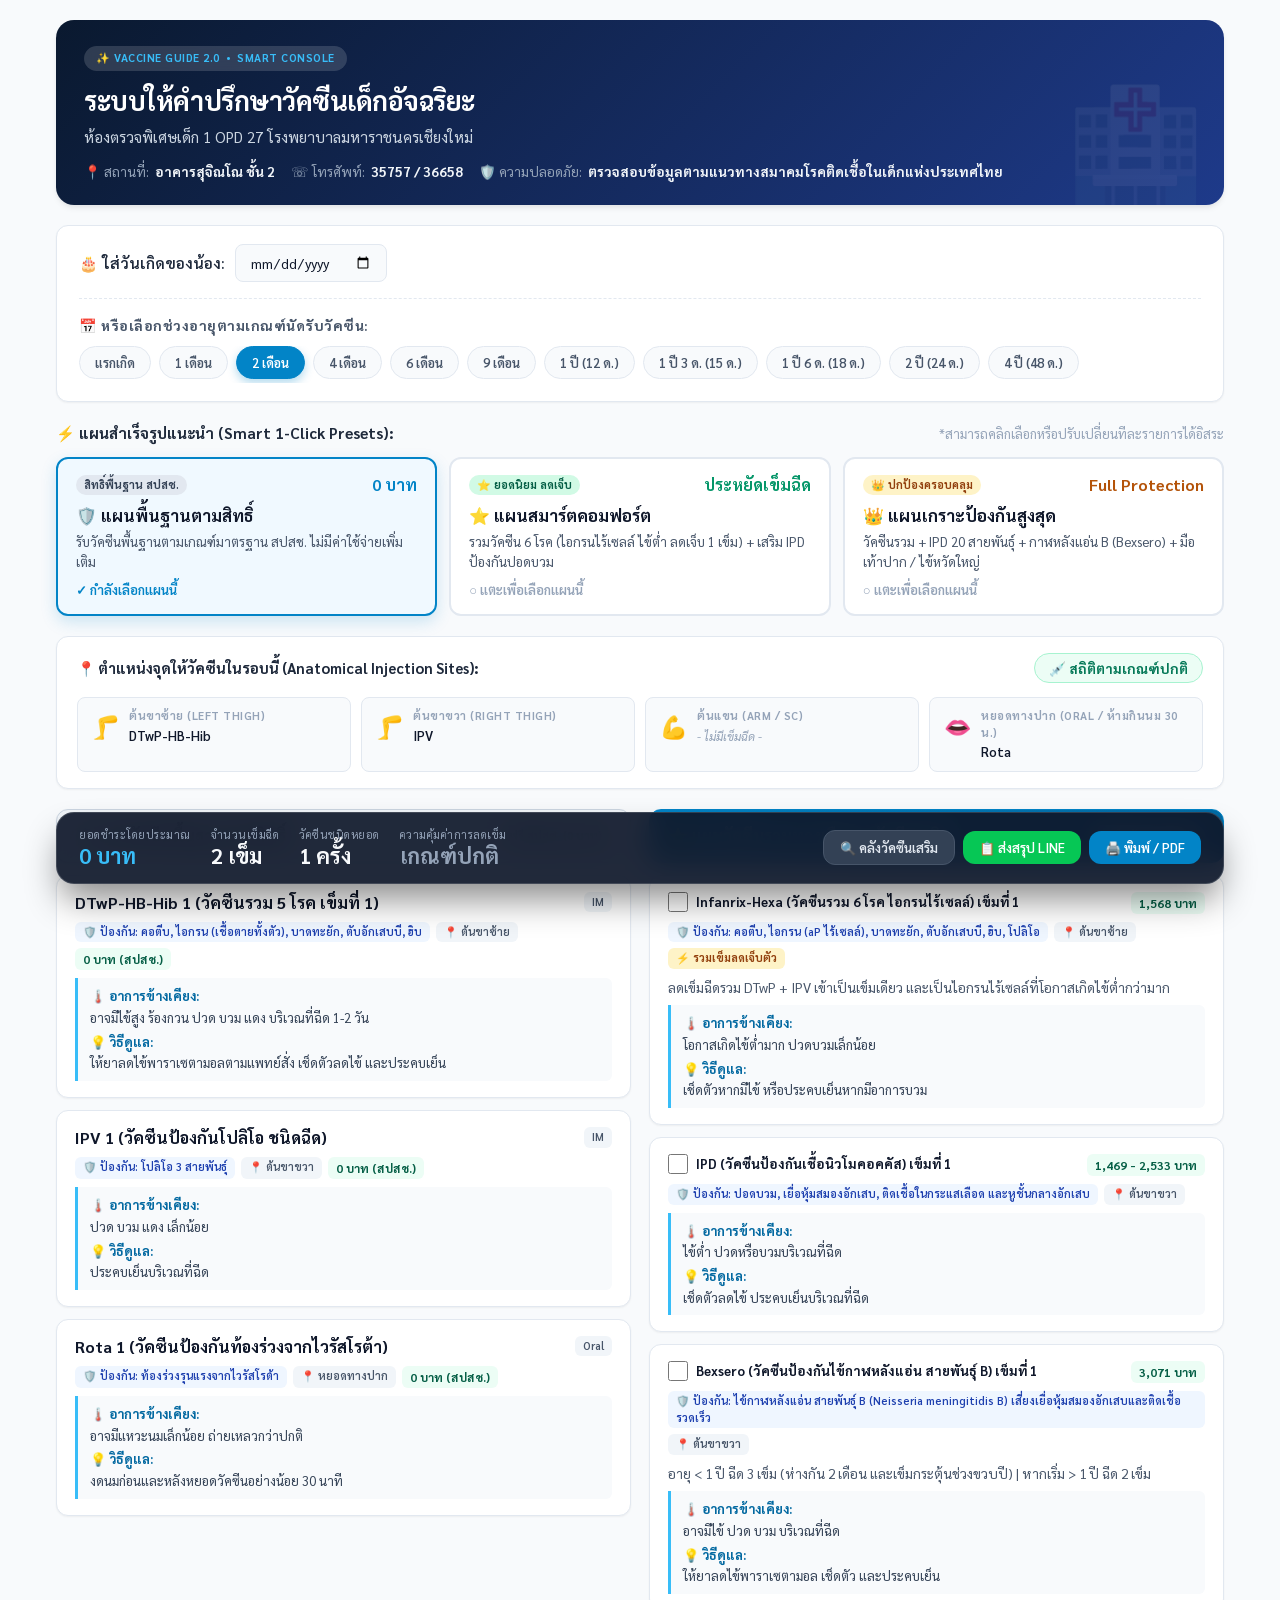
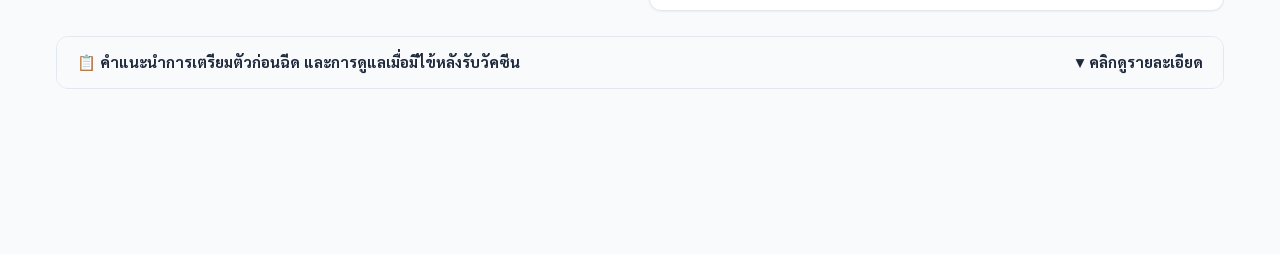
<file: v3/index.html>
<!DOCTYPE html>
<html lang="th">
<head>
    <meta charset="UTF-8">
    <meta name="viewport" content="width=device-width, initial-scale=1.0">
    <title>Pediatric Vaccine Smart Console - OPD 27 รพ.มหาราชนครเชียงใหม่</title>
    <!-- Google Fonts: Sarabun -->
    <link href="https://fonts.googleapis.com/css2?family=Sarabun:wght@400;500;600;700&display=swap" rel="stylesheet">
    <!-- Clean Medical Design System -->
    <style>
/**
 * Vaccine Guide - Clinical Smart Console Design System (v2)
 * Clean Medical / Apple Health Aesthetic
 * หน่วยงาน: ห้องตรวจพิเศษเด็ก 1 OPD 27 โรงพยาบาลมหาราชนครเชียงใหม่
 */

:root {
    --primary: #0284C7;
    --primary-dark: #0369A1;
    --primary-light: #E0F2FE;
    --accent: #10B981;
    --accent-dark: #059669;
    --accent-light: #ECFDF5;
    --gold: #D97706;
    --gold-light: #FEF3C7;
    --danger: #EF4444;
    --danger-light: #FEE2E2;
    --navy: #0F172A;
    --slate-dark: #1E293B;
    --slate-med: #475569;
    --slate-light: #94A3B8;
    --bg-base: #F8FAFC;
    --bg-card: #FFFFFF;
    --border-color: #E2E8F0;
    --border-focus: #38BDF8;
    --radius-sm: 8px;
    --radius-md: 12px;
    --radius-lg: 18px;
    --radius-full: 9999px;
    --shadow-sm: 0 1px 2px 0 rgba(0, 0, 0, 0.05);
    --shadow-md: 0 4px 6px -1px rgba(0, 0, 0, 0.07), 0 2px 4px -1px rgba(0, 0, 0, 0.04);
    --shadow-lg: 0 10px 15px -3px rgba(0, 0, 0, 0.08), 0 4px 6px -2px rgba(0, 0, 0, 0.04);
    --shadow-hover: 0 12px 24px -4px rgba(2, 132, 199, 0.15);
}

* {
    box-sizing: border-box;
    margin: 0;
    padding: 0;
}

body {
    font-family: 'Sarabun', -apple-system, BlinkMacSystemFont, "Segoe UI", Roboto, sans-serif;
    background-color: var(--bg-base);
    color: var(--navy);
    line-height: 1.5;
    padding-bottom: 120px; /* space for sticky floating drawer */
    -webkit-font-smoothing: antialiased;
}

/* Container */
.app-container {
    max-width: 1200px;
    margin: 0 auto;
    padding: 20px 16px;
}

/* Header & Hospital Branding */
.clinic-header {
    background: linear-gradient(135deg, #0A192F 0%, #1E3A8A 100%);
    color: #FFFFFF;
    border-radius: var(--radius-lg);
    padding: 24px 28px;
    margin-bottom: 20px;
    box-shadow: var(--shadow-md);
    position: relative;
    overflow: hidden;
}
.clinic-header::after {
    content: "🏥";
    position: absolute;
    right: 20px;
    bottom: -15px;
    font-size: 110px;
    opacity: 0.08;
    pointer-events: none;
}
.clinic-header-badge {
    display: inline-flex;
    align-items: center;
    gap: 6px;
    background: rgba(255, 255, 255, 0.15);
    backdrop-filter: blur(8px);
    color: #38BDF8;
    font-size: 11px;
    font-weight: 700;
    padding: 4px 12px;
    border-radius: var(--radius-full);
    letter-spacing: 0.5px;
    margin-bottom: 10px;
}
.clinic-header h1 {
    font-size: 1.65em;
    font-weight: 700;
    letter-spacing: -0.5px;
    margin-bottom: 6px;
    display: flex;
    align-items: center;
    flex-wrap: wrap;
    gap: 10px;
}
.clinic-sub {
    font-size: 0.95em;
    color: #CBD5E1;
    margin-bottom: 12px;
}
.clinic-meta-row {
    display: flex;
    flex-wrap: wrap;
    align-items: center;
    gap: 16px;
    font-size: 0.85em;
    color: #94A3B8;
}
.clinic-meta-item {
    display: flex;
    align-items: center;
    gap: 6px;
}
.clinic-meta-item strong {
    color: #F1F5F9;
}

/* Patient DOB & Age Engine Card */
.patient-console-card {
    background: var(--bg-card);
    border-radius: var(--radius-md);
    border: 1px solid var(--border-color);
    padding: 18px 22px;
    margin-bottom: 20px;
    box-shadow: var(--shadow-sm);
}
.patient-row {
    display: flex;
    flex-wrap: wrap;
    align-items: center;
    justify-content: space-between;
    gap: 16px;
    margin-bottom: 16px;
    padding-bottom: 16px;
    border-bottom: 1px dashed var(--border-color);
}
.patient-dob-group {
    display: flex;
    align-items: center;
    gap: 10px;
    flex-wrap: wrap;
}
.patient-dob-group label {
    font-weight: 600;
    font-size: 0.95em;
    color: var(--slate-dark);
    display: flex;
    align-items: center;
    gap: 6px;
}
.patient-dob-input {
    font-family: 'Sarabun', sans-serif;
    font-size: 14px;
    padding: 8px 14px;
    border-radius: var(--radius-sm);
    border: 1px solid var(--border-color);
    background: #F8FAFC;
    color: var(--navy);
    outline: none;
    transition: all 0.2s;
}
.patient-dob-input:focus {
    border-color: var(--primary);
    box-shadow: 0 0 0 3px rgba(2, 132, 199, 0.15);
    background: #FFFFFF;
}
.patient-calc-result {
    display: inline-flex;
    align-items: center;
    gap: 8px;
    background: var(--primary-light);
    color: var(--primary-dark);
    padding: 6px 14px;
    border-radius: var(--radius-full);
    font-size: 0.88em;
    font-weight: 600;
}
.patient-next-visit {
    display: inline-flex;
    align-items: center;
    gap: 6px;
    background: #FEF3C7;
    color: #92400E;
    padding: 6px 14px;
    border-radius: var(--radius-full);
    font-size: 0.88em;
    font-weight: 600;
}

/* Age Milestone Chips Bar */
.milestones-title {
    font-size: 0.88em;
    font-weight: 700;
    color: var(--slate-med);
    text-transform: uppercase;
    letter-spacing: 0.5px;
    margin-bottom: 10px;
    display: flex;
    align-items: center;
    gap: 6px;
}
.milestones-scroll {
    display: flex;
    gap: 8px;
    overflow-x: auto;
    padding-bottom: 4px;
    scrollbar-width: thin;
}
.milestones-scroll::-webkit-scrollbar {
    height: 4px;
}
.milestones-scroll::-webkit-scrollbar-thumb {
    background: #CBD5E1;
    border-radius: 4px;
}
.milestone-chip {
    flex-shrink: 0;
    font-family: 'Sarabun', sans-serif;
    font-size: 13px;
    font-weight: 600;
    padding: 7px 15px;
    border-radius: var(--radius-full);
    border: 1px solid var(--border-color);
    background: #F8FAFC;
    color: var(--slate-med);
    cursor: pointer;
    transition: all 0.2s cubic-bezier(0.4, 0, 0.2, 1);
    white-space: nowrap;
    display: flex;
    align-items: center;
    gap: 6px;
}
.milestone-chip:hover {
    background: #F1F5F9;
    color: var(--navy);
    border-color: #CBD5E1;
}
.milestone-chip.active {
    background: var(--primary);
    color: #FFFFFF;
    border-color: var(--primary);
    box-shadow: 0 4px 10px rgba(2, 132, 199, 0.3);
}

/* 1-Click Smart Clinical Presets Switcher */
.preset-section {
    margin-bottom: 20px;
}
.preset-header {
    display: flex;
    align-items: center;
    justify-content: space-between;
    margin-bottom: 12px;
}
.preset-title {
    font-size: 0.95em;
    font-weight: 700;
    color: var(--slate-dark);
    display: flex;
    align-items: center;
    gap: 6px;
}
.preset-grid {
    display: grid;
    grid-template-columns: repeat(auto-fit, minmax(280px, 1fr));
    gap: 12px;
}
.preset-card {
    background: var(--bg-card);
    border: 2px solid var(--border-color);
    border-radius: var(--radius-md);
    padding: 14px 18px;
    cursor: pointer;
    transition: all 0.25s ease;
    display: flex;
    flex-direction: column;
    justify-content: space-between;
    position: relative;
}
.preset-card:hover {
    border-color: #94A3B8;
    transform: translateY(-2px);
    box-shadow: var(--shadow-md);
}
.preset-card.active {
    border-color: var(--primary);
    background: #F0F9FF;
    box-shadow: 0 6px 16px rgba(2, 132, 199, 0.18);
}
.preset-card.active-comfort {
    border-color: var(--accent);
    background: #F0FDF4;
    box-shadow: 0 6px 16px rgba(16, 185, 129, 0.18);
}
.preset-card.active-total {
    border-color: #F59E0B;
    background: #FFFBEB;
    box-shadow: 0 6px 16px rgba(245, 158, 11, 0.18);
}
.preset-top {
    display: flex;
    align-items: center;
    justify-content: space-between;
    margin-bottom: 6px;
}
.preset-badge {
    font-size: 11px;
    font-weight: 700;
    padding: 2px 8px;
    border-radius: var(--radius-full);
}
.badge-basic { background: #E2E8F0; color: #334155; }
.badge-comfort { background: #D1FAE5; color: #065F46; }
.badge-total { background: #FEF3C7; color: #92400E; }

.preset-card h3 {
    font-size: 1.05em;
    font-weight: 700;
    color: var(--navy);
    margin-bottom: 4px;
}
.preset-desc {
    font-size: 0.83em;
    color: var(--slate-med);
    margin-bottom: 8px;
}
.preset-check-indicator {
    font-size: 0.82em;
    font-weight: 600;
    display: flex;
    align-items: center;
    gap: 5px;
    color: var(--slate-light);
}
.preset-card.active .preset-check-indicator {
    color: var(--primary);
}
.preset-card.active-comfort .preset-check-indicator {
    color: var(--accent-dark);
}
.preset-card.active-total .preset-check-indicator {
    color: #B45309;
}

/* Visual Injection & Needle Reduction Tracker */
.tracker-card {
    background: #FFFFFF;
    border-radius: var(--radius-md);
    border: 1px solid var(--border-color);
    padding: 16px 20px;
    margin-bottom: 20px;
    box-shadow: var(--shadow-sm);
}
.tracker-header {
    display: flex;
    flex-wrap: wrap;
    align-items: center;
    justify-content: space-between;
    gap: 12px;
    margin-bottom: 14px;
}
.tracker-title {
    font-size: 0.92em;
    font-weight: 700;
    color: var(--slate-dark);
    display: flex;
    align-items: center;
    gap: 8px;
}
.needle-savings-pill {
    background: #ECFDF5;
    border: 1px solid #A7F3D0;
    color: #047857;
    font-size: 0.85em;
    font-weight: 700;
    padding: 4px 14px;
    border-radius: var(--radius-full);
    display: inline-flex;
    align-items: center;
    gap: 6px;
}
.needle-savings-pill.highlight-anim {
    animation: pulseBadge 1.5s infinite;
}
@keyframes pulseBadge {
    0%, 100% { transform: scale(1); }
    50% { transform: scale(1.04); }
}

.body-sites-grid {
    display: grid;
    grid-template-columns: repeat(auto-fit, minmax(220px, 1fr));
    gap: 10px;
}
.site-box {
    background: #F8FAFC;
    border: 1px solid #E2E8F0;
    border-radius: var(--radius-sm);
    padding: 10px 14px;
    display: flex;
    align-items: flex-start;
    gap: 10px;
}
.site-icon {
    font-size: 22px;
    flex-shrink: 0;
    margin-top: 2px;
}
.site-content {
    flex: 1;
}
.site-label {
    font-size: 11px;
    font-weight: 700;
    color: var(--slate-light);
    text-transform: uppercase;
    letter-spacing: 0.5px;
    margin-bottom: 2px;
}
.site-items {
    font-size: 13px;
    font-weight: 600;
    color: var(--navy);
    line-height: 1.35;
}
.site-empty {
    color: #94A3B8;
    font-weight: 400;
    font-style: italic;
    font-size: 12px;
}

/* 2-Column Comparison Matrix Workspace */
.matrix-workspace {
    display: grid;
    grid-template-columns: 1fr 1fr;
    gap: 18px;
    margin-bottom: 25px;
}
@media (max-width: 880px) {
    .matrix-workspace {
        grid-template-columns: 1fr;
    }
}

.matrix-col {
    display: flex;
    flex-direction: column;
    gap: 12px;
}
.col-header-card {
    padding: 14px 18px;
    border-radius: var(--radius-md);
    display: flex;
    align-items: center;
    justify-content: space-between;
    box-shadow: var(--shadow-sm);
}
.col-header-basic {
    background: #F1F5F9;
    border: 1px solid #CBD5E1;
    color: #1E293B;
}
.col-header-optional {
    background: linear-gradient(135deg, #0284C7 0%, #0369A1 100%);
    color: #FFFFFF;
    border: 1px solid #0284C7;
}
.col-header-title {
    font-size: 1em;
    font-weight: 700;
    display: flex;
    align-items: center;
    gap: 8px;
}
.col-header-badge {
    font-size: 11px;
    font-weight: 700;
    padding: 3px 10px;
    border-radius: var(--radius-full);
}
.badge-white { background: rgba(255, 255, 255, 0.2); color: #FFFFFF; }
.badge-dark { background: #E2E8F0; color: #334155; }

/* Vaccine Cards */
.v-card {
    background: var(--bg-card);
    border: 1px solid var(--border-color);
    border-radius: var(--radius-md);
    padding: 16px 18px;
    transition: all 0.2s cubic-bezier(0.4, 0, 0.2, 1);
    box-shadow: var(--shadow-sm);
    position: relative;
}
.v-card:hover {
    box-shadow: var(--shadow-md);
    border-color: #CBD5E1;
}

/* Selected Active State */
.v-card.selected-active {
    background: #F0FDF4;
    border: 2px solid var(--accent);
    box-shadow: 0 6px 18px rgba(16, 185, 129, 0.15);
}

/* Replaced / Cross-out State */
.v-card.replaced-card {
    background: #FFF1F2;
    border: 1px dashed #FECDD3;
    opacity: 0.65;
}
.v-card.replaced-card .v-card-title {
    text-decoration: line-through;
    color: #9F1239;
}
.replaced-banner {
    display: inline-flex;
    align-items: center;
    gap: 5px;
    background: #F43F5E;
    color: #FFFFFF;
    font-size: 10.5px;
    font-weight: 700;
    padding: 2px 8px;
    border-radius: 6px;
    margin-bottom: 8px;
}

/* Card Header */
.v-card-head {
    display: flex;
    justify-content: space-between;
    align-items: flex-start;
    gap: 12px;
    margin-bottom: 8px;
}
.v-card-title {
    font-size: 1.02em;
    font-weight: 700;
    color: var(--navy);
    line-height: 1.35;
}
.v-card-tags {
    display: flex;
    flex-wrap: wrap;
    gap: 6px;
    margin-bottom: 8px;
}
.v-tag {
    font-size: 11px;
    font-weight: 600;
    padding: 2px 8px;
    border-radius: 6px;
}
.tag-route { background: #F1F5F9; color: #475569; }
.tag-disease { background: #EFF6FF; color: #1E40AF; }
.tag-price { background: #ECFDF5; color: #065F46; font-weight: 700; font-size: 12px; }

/* Custom Checkbox */
.custom-checkbox-label {
    display: flex;
    align-items: center;
    gap: 8px;
    cursor: pointer;
    user-select: none;
    font-weight: 600;
    font-size: 13px;
    color: var(--slate-dark);
}
.v-checkbox {
    width: 20px;
    height: 20px;
    border-radius: 6px;
    accent-color: var(--accent);
    cursor: pointer;
}

/* IPD Selector Dropdown */
.ipd-selector-wrapper {
    margin-top: 10px;
    background: #F8FAFC;
    border: 1px solid var(--border-color);
    border-radius: var(--radius-sm);
    padding: 10px 12px;
}
.ipd-select-input {
    width: 100%;
    font-family: 'Sarabun', sans-serif;
    font-size: 13.5px;
    font-weight: 600;
    padding: 8px 10px;
    border-radius: 6px;
    border: 1.5px solid var(--primary);
    background: #FFFFFF;
    color: var(--navy);
    outline: none;
    cursor: pointer;
}
.ipd-warning-alert {
    color: #DC2626;
    font-size: 11.5px;
    font-weight: 600;
    margin-top: 4px;
    display: flex;
    align-items: center;
    gap: 4px;
}

/* Card Details & Care Tips */
.v-card-desc {
    font-size: 0.85em;
    color: var(--slate-med);
    margin-bottom: 8px;
}
.v-card-care-box {
    background: #F8FAFC;
    border-left: 3px solid #38BDF8;
    padding: 8px 12px;
    border-radius: 0 6px 6px 0;
    font-size: 0.82em;
    color: #334155;
    margin-top: 8px;
}
.care-label {
    font-weight: 700;
    color: #0369A1;
    margin-bottom: 2px;
    display: flex;
    align-items: center;
    gap: 4px;
}

/* Collapsible Care Guidelines */
.guideline-accordion {
    background: #FFFFFF;
    border: 1px solid var(--border-color);
    border-radius: var(--radius-md);
    margin-bottom: 25px;
    overflow: hidden;
}
.guideline-header {
    padding: 14px 20px;
    background: #F8FAFC;
    cursor: pointer;
    display: flex;
    align-items: center;
    justify-content: space-between;
    font-weight: 700;
    font-size: 0.95em;
    color: var(--slate-dark);
    user-select: none;
    transition: background 0.2s;
}
.guideline-header:hover {
    background: #F1F5F9;
}
.guideline-content {
    display: none;
    padding: 16px 20px;
    border-top: 1px solid var(--border-color);
}
.guideline-grid {
    display: grid;
    grid-template-columns: repeat(auto-fit, minmax(260px, 1fr));
    gap: 14px;
}
.guideline-box {
    padding: 12px 16px;
    border-radius: var(--radius-sm);
    font-size: 0.86em;
}
.guideline-box h4 {
    margin-bottom: 6px;
    font-weight: 700;
}
.guideline-box ul {
    padding-left: 18px;
}
.guideline-box li {
    margin-bottom: 4px;
}

/* Floating Smart Drawer (Bottom Sticky Summary) */
.floating-smart-bar {
    position: fixed;
    bottom: 16px;
    left: 50%;
    transform: translateX(-50%);
    width: calc(100% - 32px);
    max-width: 1168px;
    background: rgba(15, 23, 42, 0.92);
    backdrop-filter: blur(14px);
    border: 1px solid rgba(255, 255, 255, 0.15);
    box-shadow: 0 20px 35px -5px rgba(0, 0, 0, 0.45);
    border-radius: var(--radius-lg);
    padding: 14px 22px;
    color: #FFFFFF;
    display: flex;
    flex-wrap: wrap;
    align-items: center;
    justify-content: space-between;
    gap: 16px;
    z-index: 999;
}
.summary-metrics {
    display: flex;
    align-items: center;
    flex-wrap: wrap;
    gap: 20px;
}
.metric-col {
    display: flex;
    flex-direction: column;
}
.metric-sub {
    font-size: 11px;
    color: #94A3B8;
    text-transform: uppercase;
    letter-spacing: 0.5px;
}
.metric-val {
    font-size: 1.35em;
    font-weight: 700;
    color: #F8FAFC;
    line-height: 1.2;
}
.metric-val.val-price {
    color: #38BDF8;
}
.metric-val.val-accent {
    color: #34D399;
}

.summary-actions {
    display: flex;
    align-items: center;
    gap: 8px;
    flex-wrap: wrap;
}
.btn-smart {
    font-family: 'Sarabun', sans-serif;
    font-size: 13px;
    font-weight: 600;
    padding: 8px 16px;
    border-radius: var(--radius-md);
    border: none;
    cursor: pointer;
    display: inline-flex;
    align-items: center;
    gap: 6px;
    transition: all 0.2s ease;
}
.btn-smart-line {
    background: #06C755;
    color: #FFFFFF;
}
.btn-smart-line:hover {
    background: #05B34C;
    transform: translateY(-1px);
}
.btn-smart-print {
    background: #0284C7;
    color: #FFFFFF;
}
.btn-smart-print:hover {
    background: #0369A1;
    transform: translateY(-1px);
}
.btn-smart-search {
    background: #334155;
    color: #E2E8F0;
    border: 1px solid #475569;
}
.btn-smart-search:hover {
    background: #475569;
    color: #FFFFFF;
}

/* Quick Search Modal */
.modal-backdrop {
    display: none;
    position: fixed;
    top: 0;
    left: 0;
    width: 100%;
    height: 100%;
    background: rgba(15, 23, 42, 0.65);
    backdrop-filter: blur(6px);
    z-index: 1000;
    align-items: center;
    justify-content: center;
    padding: 16px;
}
.modal-dialog {
    background: #FFFFFF;
    width: 100%;
    max-width: 680px;
    max-height: 85vh;
    border-radius: var(--radius-lg);
    box-shadow: 0 25px 50px -12px rgba(0, 0, 0, 0.25);
    display: flex;
    flex-direction: column;
    overflow: hidden;
}
.modal-header {
    padding: 18px 24px;
    background: #F8FAFC;
    border-bottom: 1px solid var(--border-color);
    display: flex;
    align-items: center;
    justify-content: space-between;
}
.modal-header h3 {
    font-size: 1.15em;
    font-weight: 700;
    color: var(--navy);
    display: flex;
    align-items: center;
    gap: 8px;
}
.modal-close-btn {
    background: transparent;
    border: none;
    font-size: 20px;
    color: var(--slate-med);
    cursor: pointer;
    line-height: 1;
}
.modal-body {
    padding: 20px 24px;
    overflow-y: auto;
}
.modal-search-input {
    width: 100%;
    font-family: 'Sarabun', sans-serif;
    font-size: 14.5px;
    padding: 10px 16px;
    border-radius: var(--radius-sm);
    border: 1.5px solid var(--primary);
    outline: none;
    margin-bottom: 16px;
}
.search-results-list {
    display: flex;
    flex-direction: column;
    gap: 10px;
}
.search-item-card {
    border: 1px solid var(--border-color);
    border-radius: var(--radius-sm);
    padding: 12px 16px;
    background: #F8FAFC;
}
.search-item-title {
    font-size: 1em;
    font-weight: 700;
    color: var(--navy);
    display: flex;
    justify-content: space-between;
    align-items: center;
    margin-bottom: 4px;
}
.search-item-desc {
    font-size: 0.85em;
    color: var(--slate-med);
}

/* Toast Notifications */
.toast-notice {
    position: fixed;
    top: 24px;
    right: 24px;
    background: #10B981;
    color: #FFFFFF;
    padding: 12px 20px;
    border-radius: var(--radius-md);
    box-shadow: 0 10px 25px rgba(0, 0, 0, 0.2);
    font-size: 13.5px;
    font-weight: 600;
    display: flex;
    align-items: center;
    gap: 8px;
    z-index: 2000;
    transform: translateY(-50px);
    opacity: 0;
    transition: all 0.3s cubic-bezier(0.4, 0, 0.2, 1);
    pointer-events: none;
}
.toast-notice.show {
    transform: translateY(0);
    opacity: 1;
}

/* Print Only Section & Print Styles */
.print-only {
    display: none;
}

@media print {
    body {
        background: #FFFFFF;
        color: #000000;
        padding-bottom: 0;
        font-size: 12pt;
    }
    .clinic-header,
    .milestones-scroll,
    .milestones-title,
    .preset-section,
    .guideline-accordion,
    .floating-smart-bar,
    .modal-backdrop,
    .toast-notice,
    .patient-dob-group {
        display: none !important;
    }
    .app-container {
        max-width: 100%;
        padding: 0;
        margin: 0;
    }
    .print-only {
        display: block !important;
        margin-bottom: 15px;
        padding-bottom: 10px;
        border-bottom: 2px solid #000;
    }
    .print-only h2 {
        font-size: 16pt;
        margin-bottom: 2px;
    }
    .print-only h3 {
        font-size: 13pt;
        color: #333;
        margin-bottom: 6px;
    }
    .print-only p {
        font-size: 10pt;
        color: #555;
    }
    .patient-console-card {
        border: none;
        padding: 0;
        margin-bottom: 15px;
        box-shadow: none;
    }
    .patient-row {
        border: none;
        padding: 0;
        margin-bottom: 10px;
    }
    .tracker-card {
        border: 1px solid #999;
        box-shadow: none;
        page-break-inside: avoid;
    }
    .matrix-workspace {
        display: grid !important;
        grid-template-columns: 1fr 1fr !important;
        gap: 15px !important;
        page-break-inside: avoid;
    }
    .v-card {
        border: 1px solid #CCC !important;
        box-shadow: none !important;
        background: #FFF !important;
        page-break-inside: avoid;
        margin-bottom: 8px;
    }
    .v-card.selected-active {
        border: 2px solid #000 !important;
        background: #F9F9F9 !important;
    }
    .v-card.replaced-card {
        opacity: 0.5;
        border: 1px dashed #999 !important;
    }
    .custom-checkbox-label input {
        display: none;
    }
    .ipd-select-input {
        border: 1px solid #333;
    }
}

</style>
</head>
<body>

<div class="app-container">

    <!-- Print Only Header -->
    <header class="print-only" id="printHeader">
        <h2>โรงพยาบาลมหาราชนครเชียงใหม่ (ห้องตรวจพิเศษเด็ก 1 OPD 27)</h2>
        <h3>ใบบันทึกและเปรียบเทียบแผนการรับบริการวัคซีน (Pediatric Vaccine Counseling Sheet)</h3>
        <p id="printMetaInfo">วันที่พิมพ์: - | ช่วงอายุ: -</p>
    </header>

    <!-- Clinic Top Branding Banner -->
    <header class="clinic-header">
        <div class="clinic-header-badge">
            <span>✨ VACCINE GUIDE 2.0</span>
            <span>•</span>
            <span>SMART CONSOLE</span>
        </div>
        <h1>
            <span>ระบบให้คำปรึกษาวัคซีนเด็กอัจฉริยะ</span>
        </h1>
        <p class="clinic-sub">ห้องตรวจพิเศษเด็ก 1 OPD 27 โรงพยาบาลมหาราชนครเชียงใหม่</p>
        <div class="clinic-meta-row">
            <div class="clinic-meta-item">
                <span>📍 สถานที่:</span>
                <strong>อาคารสุจิณโณ ชั้น 2</strong>
            </div>
            <div class="clinic-meta-item">
                <span>☏ โทรศัพท์:</span>
                <strong>35757 / 36658</strong>
            </div>
            <div class="clinic-meta-item">
                <span>🛡️ ความปลอดภัย:</span>
                <strong>ตรวจสอบข้อมูลตามแนวทางสมาคมโรคติดเชื้อในเด็กแห่งประเทศไทย</strong>
            </div>
        </div>
    </header>

    <!-- Patient Console Card: Birthday Calculator & Milestones -->
    <section class="patient-console-card">
        <div class="patient-row">
            <div class="patient-dob-group">
                <label for="dobInput">
                    <span>🎂 ใส่วันเกิดของน้อง:</span>
                </label>
                <input type="date" id="dobInput" class="patient-dob-input" onchange="handleDobChange()">
                <div id="dobCalcResult" class="patient-calc-result" style="display: none;">
                    <span id="dobAgeText">น้องอายุ: -</span>
                </div>
            </div>
            <div id="nextVisitBadge" class="patient-next-visit" style="display: none;">
                <span>📅 คาดการณ์นัดถัดไป:</span>
                <strong id="nextVisitDateText">-</strong>
            </div>
        </div>

        <div class="milestones-title">
            <span>📅 หรือเลือกช่วงอายุตามเกณฑ์นัดรับวัคซีน:</span>
        </div>
        <div class="milestones-scroll" id="milestonesBar">
            <!-- Rendered dynamically by JavaScript -->
        </div>
    </section>

    <!-- 1-Click Smart Clinical Presets Switcher -->
    <section class="preset-section">
        <div class="preset-header">
            <div class="preset-title">
                <span>⚡ แผนสำเร็จรูปแนะนำ (Smart 1-Click Presets):</span>
            </div>
            <span style="font-size: 0.82em; color: var(--slate-light);">*สามารถคลิกเลือกหรือปรับเปลี่ยนทีละรายการได้อิสระ</span>
        </div>

        <div class="preset-grid">
            <!-- Preset A: Basic Free -->
            <div class="preset-card active" id="presetBasic" onclick="applyPreset('basic')">
                <div class="preset-top">
                    <span class="preset-badge badge-basic">สิทธิ์พื้นฐาน สปสช.</span>
                    <span style="font-weight: 700; color: #0284C7;">0 บาท</span>
                </div>
                <h3>🛡️ แผนพื้นฐานตามสิทธิ์</h3>
                <p class="preset-desc">รับวัคซีนพื้นฐานตามเกณฑ์มาตรฐาน สปสช. ไม่มีค่าใช้จ่ายเพิ่มเติม</p>
                <div class="preset-check-indicator">
                    <span id="presetBasicIcon">✓ กำลังเลือกแผนนี้</span>
                </div>
            </div>

            <!-- Preset B: Smart Comfort -->
            <div class="preset-card" id="presetComfort" onclick="applyPreset('comfort')">
                <div class="preset-top">
                    <span class="preset-badge badge-comfort">⭐ ยอดนิยม ลดเจ็บ</span>
                    <span style="font-weight: 700; color: #059669;">ประหยัดเข็มฉีด</span>
                </div>
                <h3>⭐ แผนสมาร์ตคอมฟอร์ต</h3>
                <p class="preset-desc">รวมวัคซีน 6 โรค (ไอกรนไร้เซลล์ ไข้ต่ำ ลดเจ็บ 1 เข็ม) + เสริม IPD ป้องกันปอดบวม</p>
                <div class="preset-check-indicator">
                    <span id="presetComfortIcon">○ แตะเพื่อเลือกแผนนี้</span>
                </div>
            </div>

            <!-- Preset C: Total Protection -->
            <div class="preset-card" id="presetTotal" onclick="applyPreset('total')">
                <div class="preset-top">
                    <span class="preset-badge badge-total">👑 ปกป้องครอบคลุม</span>
                    <span style="font-weight: 700; color: #B45309;">Full Protection</span>
                </div>
                <h3>👑 แผนเกราะป้องกันสูงสุด</h3>
                <p class="preset-desc">วัคซีนรวม + IPD 20 สายพันธุ์ + กาฬหลังแอ่น B (Bexsero) + มือเท้าปาก / ไข้หวัดใหญ่</p>
                <div class="preset-check-indicator">
                    <span id="presetTotalIcon">○ แตะเพื่อเลือกแผนนี้</span>
                </div>
            </div>
        </div>
    </section>

    <!-- Visual Injection Site & Needle Saver Tracker -->
    <section class="tracker-card">
        <div class="tracker-header">
            <div class="tracker-title">
                <span>📍 ตำแหน่งจุดให้วัคซีนในรอบนี้ (Anatomical Injection Sites):</span>
            </div>
            <div id="needleSavingsBadge" class="needle-savings-pill">
                <span>💉 เข็มฉีดปกติ</span>
            </div>
        </div>

        <div class="body-sites-grid">
            <div class="site-box">
                <div class="site-icon">🦵</div>
                <div class="site-content">
                    <div class="site-label">ต้นขาซ้าย (Left Thigh)</div>
                    <div class="site-items" id="siteLeftThigh">
                        <span class="site-empty">- ไม่มีรายการ -</span>
                    </div>
                </div>
            </div>

            <div class="site-box">
                <div class="site-icon">🦵</div>
                <div class="site-content">
                    <div class="site-label">ต้นขาขวา (Right Thigh)</div>
                    <div class="site-items" id="siteRightThigh">
                        <span class="site-empty">- ไม่มีรายการ -</span>
                    </div>
                </div>
            </div>

            <div class="site-box">
                <div class="site-icon">💪</div>
                <div class="site-content">
                    <div class="site-label">ต้นแขน (Arm / SC)</div>
                    <div class="site-items" id="siteArm">
                        <span class="site-empty">- ไม่มีรายการ -</span>
                    </div>
                </div>
            </div>

            <div class="site-box">
                <div class="site-icon">👄</div>
                <div class="site-content">
                    <div class="site-label">หยอดทางปาก (Oral / ห้ามกินนม 30 น.)</div>
                    <div class="site-items" id="siteOral">
                        <span class="site-empty">- ไม่มีรายการ -</span>
                    </div>
                </div>
            </div>
        </div>
    </section>

    <!-- 2-Column Comparison Matrix Workspace -->
    <main class="matrix-workspace">
        
        <!-- Left Column: Basic Schedule (EPI / Free) -->
        <section class="matrix-col">
            <div class="col-header-card col-header-basic">
                <div class="col-header-title">
                    <span>🛡️ แผนวัคซีนพื้นฐานตามสิทธิ์</span>
                </div>
                <span class="col-header-badge badge-dark">ฟรี สปสช. (0 บาท)</span>
            </div>

            <div id="basicListContainer" style="display: flex; flex-direction: column; gap: 12px;">
                <!-- Basic cards rendered by JavaScript -->
            </div>
        </section>

        <!-- Right Column: Optional & Upgraded Schedule -->
        <section class="matrix-col">
            <div class="col-header-card col-header-optional">
                <div class="col-header-title">
                    <span>⭐ แผนวัคซีนรวมทางเลือก & วัคซีนเสริม</span>
                </div>
                <span class="col-header-badge badge-white">ลดเจ็บตัว & เสริมภูมิ</span>
            </div>

            <div id="optionalListContainer" style="display: flex; flex-direction: column; gap: 12px;">
                <!-- Optional cards rendered by JavaScript -->
            </div>
        </section>

    </main>

    <!-- Collapsible Care & Post-Vaccine Guidelines Accordion -->
    <section class="guideline-accordion">
        <div class="guideline-header" onclick="toggleGuidelineAccordion()">
            <span>📋 คำแนะนำการเตรียมตัวก่อนฉีด และการดูแลเมื่อมีไข้หลังรับวัคซีน</span>
            <span id="accordionChevron">▼ คลิกดูรายละเอียด</span>
        </div>
        <div class="guideline-content" id="guidelineContent">
            <div class="guideline-grid">
                <div class="guideline-box" style="background: #EFF6FF; border: 1px solid #BFDBFE;">
                    <h4 style="color: #1D4ED8;">📋 ก่อนรับวัคซีน</h4>
                    <ul>
                        <li>นำสมุดสีชมพู (สมุดบันทึกสุขภาพเด็ก) มาด้วยทุกครั้ง</li>
                        <li>สวมใส่เสื้อผ้าหลวมๆ สบาย สะดวกต่อการเปิดฉีดต้นขาหรือต้นแขน</li>
                        <li>แจ้งประวัติการแพ้ยา แพ้อาหาร หรือประวัติชักเมื่อมีไข้แก่แพทย์/พยาบาล</li>
                    </ul>
                </div>
                <div class="guideline-box" style="background: #FEF3C7; border: 1px solid #FDE68A;">
                    <h4 style="color: #B45309;">⚠️ กรณีที่ควรเลื่อนนัด</h4>
                    <ul>
                        <li>มีไข้สูงเฉียบพลัน หรือเจ็บป่วยรุนแรงในวันที่มานัด</li>
                        <li>หากเป็นหวัดเล็กน้อย ไม่มีไข้ สามารถรับวัคซีนได้ตามปกติ</li>
                        <li>หลังหายไข้แล้วอย่างน้อย 2-3 วัน สามารถมารับวัคซีนได้ทันที</li>
                    </ul>
                </div>
                <div class="guideline-box" style="background: #ECFDF5; border: 1px solid #A7F3D0;">
                    <h4 style="color: #047857;">🌡️ การดูแลหลังฉีดวัคซีน</h4>
                    <ul>
                        <li>หากมีไข้: เช็ดตัวด้วยน้ำอุ่น และให้ยาพาราเซตามอลตามน้ำหนักตัว</li>
                        <li>หากปวดบวมบริเวณที่ฉีด: ประคบเย็นใน 24 ชั่วโมงแรก</li>
                        <li>สังเกตอาการผิดปกติ เช่น หายใจหอบ ผื่นลมพิษขึ้นทั้งตัว รีบพบแพทย์ทันที</li>
                    </ul>
                </div>
            </div>
        </div>
    </section>

</div>

<!-- Floating Smart Drawer (Bottom Sticky Summary Bar) -->
<footer class="floating-smart-bar" id="floatingSmartBar">
    <div class="summary-metrics">
        <div class="metric-col">
            <span class="metric-sub">ยอดชำระโดยประมาณ</span>
            <span class="metric-val val-price" id="summaryTotalCost">0 บาท</span>
        </div>
        <div class="metric-col">
            <span class="metric-sub">จำนวนเข็มฉีด</span>
            <span class="metric-val" id="summaryNeedleCount">0 เข็ม</span>
        </div>
        <div class="metric-col">
            <span class="metric-sub">วัคซีนชนิดหยอด</span>
            <span class="metric-val" id="summaryOralCount">0 ครั้ง</span>
        </div>
        <div class="metric-col">
            <span class="metric-sub">ความคุ้มค่าการลดเข็ม</span>
            <span class="metric-val val-accent" id="summaryPainSaved">ปกติ</span>
        </div>
    </div>

    <div class="summary-actions">
        <button type="button" class="btn-smart btn-smart-search" onclick="openSearchModal()" title="ค้นหาคลังวัคซีนเสริมทั้งหมด">
            🔍 คลังวัคซีนเสริม
        </button>
        <button type="button" class="btn-smart btn-smart-line" onclick="copyLineSummary()" title="คัดลอกข้อความสรุปส่ง LINE ผู้ปกครอง">
            📋 ส่งสรุป LINE
        </button>
        <button type="button" class="btn-smart btn-smart-print" onclick="printCounselingSheet()" title="พิมพ์ใบสรุปแนะนำวัคซีน A4">
            🖨️ พิมพ์ / PDF
        </button>
    </div>
</footer>

<!-- Quick Search Modal -->
<div class="modal-backdrop" id="searchModal" onclick="handleModalBackdropClick(event)">
    <div class="modal-dialog">
        <div class="modal-header">
            <h3>🔍 คลังข้อมูลวัคซีนเสริมทั้งหมด (Vaccine Directory)</h3>
            <button type="button" class="modal-close-btn" onclick="closeSearchModal()">✕</button>
        </div>
        <div class="modal-body">
            <input type="text" id="modalSearchInput" class="modal-search-input" placeholder="พิมพ์ชื่อวัคซีน หรือชื่อโรค เช่น มือเท้าปาก, ไข้เลือดออก, IPD..." oninput="handleSearchFilter()">
            <div class="search-results-list" id="searchResultsContainer">
                <!-- Search items rendered dynamically -->
            </div>
        </div>
    </div>
</div>

<!-- Toast Notice -->
<div id="toastNotice" class="toast-notice">
    <span id="toastIcon">✓</span>
    <span id="toastMessage">คัดลอกข้อความสรุปเรียบร้อยแล้ว</span>
</div>

<!-- Scripts -->
<script>
/**
 * Vaccine Guide - Clinical Data & Pricing (v2 Enhanced Edition)
 * หน่วยงาน: ห้องตรวจพิเศษเด็ก 1 OPD 27 โรงพยาบาลมหาราชนครเชียงใหม่
 * เบอร์โทร: 35757 / 36658
 */

const vaccineData = {
    "0": [
        { 
            type: "basic", 
            id: "bcg", 
            name: "BCG (วัคซีนป้องกันวัณโรค)", 
            diseases: "วัณโรค (TB)",
            route: "ID", 
            site: "ไหล่ซ้าย (Intradermal)",
            sideEffect: "ตุ่มหนองเล็กๆ บริเวณที่ฉีดหลัง 3-4 สัปดาห์", 
            care: "ทำความสะอาดด้วยน้ำต้มสุกที่เย็นแล้ว ห้ามบ่งหรือบีบหนองเด็ดขาด" 
        },
        { 
            type: "basic", 
            id: "hbv1", 
            name: "HBV 1 (วัคซีนป้องกันตับอักเสบบี เข็มที่ 1)", 
            diseases: "ไวรัสตับอักเสบบี",
            route: "IM", 
            site: "ต้นขาขวา (Intramuscular)",
            sideEffect: "มีไข้ต่ำๆ ปวด บวม แดง บริเวณที่ฉีด", 
            care: "เช็ดตัวลดไข้ หากปวดบวมให้ประคบเย็น" 
        }
    ],
    "1": [
        { 
            type: "basic", 
            id: "hbv2", 
            name: "HBV 2 (วัคซีนป้องกันตับอักเสบบี กรณีแม่เป็นพาหะ)", 
            diseases: "ไวรัสตับอักเสบบี (เฉพาะรายแม่ HBsAg +ve)",
            route: "IM", 
            site: "ต้นขาขวา (Intramuscular)",
            sideEffect: "ปวด บวม แดง บริเวณที่ฉีด", 
            care: "ประคบเย็นบริเวณที่ฉีด หากมีไข้ให้เช็ดตัวลดไข้" 
        }
    ],
    "2": [
        { 
            type: "basic", 
            id: "dtwp1", 
            name: "DTwP-HB-Hib 1 (วัคซีนรวม 5 โรค เข็มที่ 1)", 
            diseases: "คอตีบ, ไอกรน (เชื้อตายทั้งตัว), บาดทะยัก, ตับอักเสบบี, ฮิบ",
            route: "IM", 
            site: "ต้นขาซ้าย",
            sideEffect: "อาจมีไข้สูง ร้องกวน ปวด บวม แดง บริเวณที่ฉีด 1-2 วัน", 
            care: "ให้ยาลดไข้พาราเซตามอลตามแพทย์สั่ง เช็ดตัวลดไข้ และประคบเย็น" 
        },
        { 
            type: "basic", 
            id: "ipv1", 
            name: "IPV 1 (วัคซีนป้องกันโปลิโอ ชนิดฉีด)", 
            diseases: "โปลิโอ 3 สายพันธุ์",
            route: "IM", 
            site: "ต้นขาขวา",
            sideEffect: "ปวด บวม แดง เล็กน้อย", 
            care: "ประคบเย็นบริเวณที่ฉีด" 
        },
        { 
            type: "basic", 
            id: "rota1", 
            name: "Rota 1 (วัคซีนป้องกันท้องร่วงจากไวรัสโรต้า)", 
            diseases: "ท้องร่วงรุนแรงจากไวรัสโรต้า",
            route: "Oral", 
            site: "หยอดทางปาก",
            sideEffect: "อาจมีแหวะนมเล็กน้อย ถ่ายเหลวกว่าปกติ", 
            care: "งดนมก่อนและหลังหยอดวัคซีนอย่างน้อย 30 นาที" 
        },
        { 
            type: "optional", 
            id: "hexa1", 
            replaceIds: ["dtwp1", "ipv1"], 
            name: "Infanrix-Hexa (วัคซีนรวม 6 โรค ไอกรนไร้เซลล์) เข็มที่ 1", 
            diseases: "คอตีบ, ไอกรน (aP ไร้เซลล์), บาดทะยัก, ตับอักเสบบี, ฮิบ, โปลิโอ",
            route: "IM", 
            site: "ต้นขาซ้าย",
            detail: "ลดเข็มฉีดรวม DTwP + IPV เข้าเป็นเข็มเดียว และเป็นไอกรนไร้เซลล์ที่โอกาสเกิดไข้ต่ำกว่ามาก", 
            price: 1568, 
            sideEffect: "โอกาสเกิดไข้ต่ำมาก ปวดบวมเล็กน้อย", 
            care: "เช็ดตัวหากมีไข้ หรือประคบเย็นหากมีอาการบวม",
            preset: ["comfort", "total"]
        },
        { 
            type: "optional", 
            id: "ipd1", 
            name: "IPD (วัคซีนป้องกันเชื้อนิวโมคอคคัส) เข็มที่ 1", 
            diseases: "ปอดบวม, เยื่อหุ้มสมองอักเสบ, ติดเชื้อในกระแสเลือด และหูชั้นกลางอักเสบ",
            route: "IM", 
            site: "ต้นขาขวา",
            isIpdGroup: true, 
            subVariants: [
                { name: "Synflorix (10 สายพันธุ์)", price: 1756, tag: "คุ้มค่า ประหยัด" },
                { name: "Prevnar 20 (20 สายพันธุ์)", price: 2533, tag: "ครอบคลุมสูงสุด 20 สายพันธุ์" },
                { name: "Weuphoria PFS (13 สายพันธุ์)", price: 1469, tag: "13 สายพันธุ์ ทางเลือกประหยัด" }
            ], 
            sideEffect: "ไข้ต่ำ ปวดหรือบวมบริเวณที่ฉีด", 
            care: "เช็ดตัวลดไข้ ประคบเย็นบริเวณที่ฉีด",
            preset: ["comfort", "total"]
        },
        { 
            type: "optional", 
            id: "bexsero1", 
            name: "Bexsero (วัคซีนป้องกันไข้กาฬหลังแอ่น สายพันธุ์ B) เข็มที่ 1", 
            diseases: "ไข้กาฬหลังแอ่น สายพันธุ์ B (Neisseria meningitidis B) เสี่ยงเยื่อหุ้มสมองอักเสบและติดเชื้อรวดเร็ว",
            route: "IM", 
            site: "ต้นขาขวา",
            detail: "อายุ < 1 ปี ฉีด 3 เข็ม (ห่างกัน 2 เดือน และเข็มกระตุ้นช่วงขวบปี) | หากเริ่ม > 1 ปี ฉีด 2 เข็ม", 
            price: 3071, 
            sideEffect: "อาจมีไข้ ปวด บวม บริเวณที่ฉีด", 
            care: "ให้ยาลดไข้พาราเซตามอล เช็ดตัว และประคบเย็น",
            preset: ["total"]
        }
    ],
    "4": [
        { 
            type: "basic", 
            id: "dtwp2", 
            name: "DTwP-HB-Hib 2 (วัคซีนรวม 5 โรค เข็มที่ 2)", 
            diseases: "คอตีบ, ไอกรน (เชื้อตายทั้งตัว), บาดทะยัก, ตับอักเสบบี, ฮิบ",
            route: "IM", 
            site: "ต้นขาซ้าย",
            sideEffect: "อาจมีไข้สูง ร้องกวน ปวด บวม แดง", 
            care: "ให้ยาลดไข้ เช็ดตัว และประคบเย็น" 
        },
        { 
            type: "basic", 
            id: "ipv2", 
            name: "IPV 2 (วัคซีนป้องกันโปลิโอ ชนิดฉีด)", 
            diseases: "โปลิโอ 3 สายพันธุ์",
            route: "IM", 
            site: "ต้นขาขวา",
            sideEffect: "ปวด บวม แดง เล็กน้อย", 
            care: "ประคบเย็นบริเวณที่ฉีด" 
        },
        { 
            type: "basic", 
            id: "rota2", 
            name: "Rota 2 (วัคซีนป้องกันท้องร่วงจากไวรัสโรต้า)", 
            diseases: "ท้องร่วงรุนแรงจากไวรัสโรต้า",
            route: "Oral", 
            site: "หยอดทางปาก",
            sideEffect: "แหวะนมเล็กน้อย", 
            care: "งดนมก่อนและหลังหยอด 30 นาที" 
        },
        { 
            type: "optional", 
            id: "penta1", 
            replaceIds: ["dtwp2", "ipv2"], 
            name: "Infanrix-IPV-HIB (วัคซีนรวม 5 โรค ไอกรนไร้เซลล์)", 
            diseases: "คอตีบ, ไอกรน (ไร้เซลล์), บาดทะยัก, โปลิโอ, เชื้อฮิบ",
            route: "IM", 
            site: "ต้นขาซ้าย",
            detail: "ลดเข็มฉีดรวม DTwP + IPV เข้าเป็นเข็มเดียว ไข้ต่ำกว่า", 
            price: 1297, 
            sideEffect: "ไข้ต่ำ ปวดบวมเล็กน้อย", 
            care: "เช็ดตัว และประคบเย็น",
            preset: ["comfort", "total"]
        },
        { 
            type: "optional", 
            id: "ipd2", 
            name: "IPD (วัคซีนป้องกันเชื้อนิวโมคอคคัส) เข็มที่ 2", 
            diseases: "ปอดบวม, เยื่อหุ้มสมองอักเสบ, ติดเชื้อในกระแสเลือด",
            route: "IM", 
            site: "ต้นขาขวา",
            isIpdGroup: true, 
            subVariants: [
                { name: "Synflorix (10 สายพันธุ์)", price: 1756, tag: "คุ้มค่า ประหยัด" },
                { name: "Prevnar 20 (20 สายพันธุ์)", price: 2533, tag: "ครอบคลุมสูงสุด 20 สายพันธุ์" },
                { name: "Weuphoria PFS (13 สายพันธุ์)", price: 1469, tag: "13 สายพันธุ์ ทางเลือกประหยัด" }
            ], 
            sideEffect: "ไข้ต่ำ ปวดบวม", 
            care: "ประคบเย็น และเช็ดตัวลดไข้",
            preset: ["comfort", "total"]
        },
        { 
            type: "optional", 
            id: "bexsero2", 
            name: "Bexsero (วัคซีนป้องกันไข้กาฬหลังแอ่น สายพันธุ์ B) เข็มที่ 2", 
            diseases: "ไข้กาฬหลังแอ่น สายพันธุ์ B",
            route: "IM", 
            site: "ต้นขาขวา",
            detail: "เข็มที่ 2 ห่างจากเข็มแรก 2 เดือน",
            price: 3071, 
            sideEffect: "มีไข้ ปวด บวม", 
            care: "ยาลดไข้พาราเซตามอล เช็ดตัว ประคบเย็น",
            preset: ["total"]
        }
    ],
    "6": [
        { 
            type: "basic", 
            id: "dtwp3", 
            name: "DTwP-HB-Hib 3 (วัคซีนรวม 5 โรค เข็มที่ 3)", 
            diseases: "คอตีบ, ไอกรน, บาดทะยัก, ตับอักเสบบี, ฮิบ",
            route: "IM", 
            site: "ต้นขาซ้าย",
            sideEffect: "ไข้ ร้องกวน ปวดบวม", 
            care: "ยาลดไข้ เช็ดตัว" 
        },
        { 
            type: "basic", 
            id: "opv3", 
            name: "OPV 3 (วัคซีนป้องกันโปลิโอ ชนิดหยอด)", 
            diseases: "โปลิโอ",
            route: "Oral", 
            site: "หยอดทางปาก",
            sideEffect: "ผลข้างเคียงน้อยมาก", 
            care: "สังเกตอาการ งดนม 30 นาที" 
        },
        { 
            type: "basic", 
            id: "rota3", 
            name: "Rota 3 (วัคซีนป้องกันไวรัสโรต้า เข็มที่ 3)", 
            diseases: "ไวรัสโรต้า",
            route: "Oral", 
            site: "หยอดทางปาก",
            sideEffect: "แหวะนมเล็กน้อย ถ่ายเหลว", 
            care: "งดนมก่อน-หลัง 30 นาที" 
        },
        { 
            type: "optional", 
            id: "hexa2", 
            replaceIds: ["dtwp3", "opv3"], 
            name: "Infanrix-Hexa (วัคซีนรวม 6 โรค ไอกรนไร้เซลล์) เข็มที่ 2", 
            diseases: "คอตีบ, ไอกรน (ไร้เซลล์), บาดทะยัก, ตับอักเสบบี, ฮิบ, โปลิโอ",
            route: "IM", 
            site: "ต้นขาซ้าย",
            detail: "ลดการกินโปลิโอหยอด OPV เปลี่ยนเป็นฉีดรวมในเข็มเดียว ไข้ต่ำ", 
            price: 1568, 
            sideEffect: "ไข้ต่ำ ปวดบวมเล็กน้อย", 
            care: "เช็ดตัว และประคบเย็น",
            preset: ["comfort", "total"]
        },
        { 
            type: "optional", 
            id: "ipd3", 
            name: "IPD (วัคซีนป้องกันเชื้อนิวโมคอคคัส) เข็มที่ 3", 
            diseases: "ปอดบวม, เยื่อหุ้มสมองอักเสบ",
            route: "IM", 
            site: "ต้นขาขวา",
            isIpdGroup: true, 
            subVariants: [
                { name: "Synflorix (10 สายพันธุ์)", price: 1756, tag: "คุ้มค่า ประหยัด" },
                { name: "Prevnar 20 (20 สายพันธุ์)", price: 2533, tag: "ครอบคลุมสูงสุด 20 สายพันธุ์" },
                { name: "Weuphoria PFS (13 สายพันธุ์)", price: 1469, tag: "13 สายพันธุ์ ทางเลือกประหยัด" }
            ], 
            sideEffect: "ไข้ต่ำ ปวดบวม", 
            care: "ประคบเย็น เช็ดตัว",
            preset: ["comfort", "total"]
        },
        { 
            type: "optional", 
            id: "entro1", 
            name: "EntroVac (วัคซีนป้องกันโรคมือเท้าปาก EV71) เข็มที่ 1", 
            diseases: "โรคมือ เท้า ปาก สายพันธุ์ Enterovirus 71 (รุนแรงสุดที่ทำให้สมองอักเสบ)",
            route: "IM", 
            site: "ต้นขาขวา",
            detail: "เริ่มฉีดได้ตั้งแต่ 6 เดือน - 5 ปี | ฉีด 2 เข็ม ห่างกัน 1 เดือน", 
            price: 2701, 
            sideEffect: "ปวด บวม แดง บริเวณที่ฉีด", 
            care: "ประคบเย็น สังเกตอาการ",
            preset: ["total"]
        },
        { 
            type: "optional", 
            id: "flu", 
            name: "Influenza (วัคซีนป้องกันไข้หวัดใหญ่ 4 สายพันธุ์)", 
            diseases: "ไข้หวัดใหญ่ 4 สายพันธุ์ตามฤดูกาล",
            route: "IM", 
            site: "ต้นขาขวา",
            detail: "เริ่มฉีดที่ 6 เดือน | ฉีดปีละครั้ง (ปีแรกที่ฉีดในเด็กอายุ < 9 ปี ต้องฉีด 2 เข็ม ห่างกัน 1 เดือน)", 
            price: 306, 
            sideEffect: "ไข้ต่ำ ปวดเมื่อยตามตัว", 
            care: "พักผ่อน เช็ดตัว ดื่มน้ำเพียงพอ",
            preset: ["comfort", "total"]
        }
    ],
    "9": [
        { 
            type: "screening", 
            id: "cbc", 
            name: "🩸 เจาะเลือด CBC & RC (คัดกรองภาวะโลหิตจาง)", 
            diseases: "ตรวจหาภาวะซีด/ขาดธาตุเหล็ก หรือธาลัสซีเมีย",
            detail: "กรุณาติดต่อห้องเจาะเลือดก่อนเข้าพบแพทย์",
            sideEffect: "รอยเข็มเจาะเลือด",
            care: "กดสำลีแน่นๆ ห้ามขยี้ 5 นาที"
        },
        { 
            type: "basic", 
            id: "je1", 
            name: "Live JE 1 (วัคซีนป้องกันไข้สมองอักเสบเจอี ชนิดเชื้อเป็น)", 
            diseases: "ไข้สมองอักเสบเจอี (Japanese Encephalitis)",
            route: "SC", 
            site: "ต้นแขนขวา (Subcutaneous)",
            sideEffect: "ไข้ ปวด บวม บริเวณที่ฉีด", 
            care: "เช็ดตัวลดไข้ ประคบเย็น" 
        }
    ],
    "12": [
        { 
            type: "basic", 
            id: "mmr1", 
            name: "MMR 1 (วัคซีนป้องกันโรคหัด คางทูม หัดเยอรมัน)", 
            diseases: "โรคหัด (Measles), คางทูม (Mumps), หัดเยอรมัน (Rubella)",
            route: "SC", 
            site: "ต้นแขนซ้าย",
            sideEffect: "อาจมีไข้หรือผื่นแดงหลังฉีด 5-12 วัน (ผลช้าตามธรรมชาติของเชื้อเป็น)", 
            care: "เช็ดตัวลดไข้ สังเกตอาการ ผื่นจะยุบหายไปเอง" 
        },
        { 
            type: "optional", 
            id: "var1", 
            name: "Varivax (วัคซีนป้องกันโรคอีสุกอีใส) เข็มที่ 1", 
            diseases: "โรคอีสุกอีใส (Varicella)",
            route: "SC", 
            site: "ต้นแขนขวา",
            detail: "เริ่มฉีดที่ 1 ปี | ฉีด 2 เข็ม ห่างกัน 3 เดือน", 
            price: 983, 
            sideEffect: "ไข้ต่ำ ตุ่มน้ำใสเล็กน้อย 1-2 สัปดาห์หลังฉีด", 
            care: "สังเกตอาการ เช็ดตัว",
            preset: ["total"]
        },
        { 
            type: "optional", 
            id: "bexsero_booster", 
            name: "Bexsero (วัคซีนป้องกันไข้กาฬหลังแอ่น สายพันธุ์ B) เข็มกระตุ้น / เริ่มฉีด", 
            diseases: "ไข้กาฬหลังแอ่น สายพันธุ์ B",
            route: "IM", 
            site: "ต้นขาหรือต้นแขน",
            detail: "เข็มที่ 3 กระตุ้น (กรณีเริ่มฉีดก่อน 1 ปี) หรือเริ่มฉีดครั้งแรกสำหรับเด็ก > 1 ปี (ฉีด 2 เข็ม ห่างกัน 2 เดือน)", 
            price: 3071, 
            sideEffect: "มีไข้ ปวด บวม", 
            care: "ยาลดไข้ ประคบเย็น",
            preset: ["total"]
        }
    ],
    "15": [
        { 
            type: "optional", 
            id: "ipd_booster", 
            name: "IPD (วัคซีนป้องกันเชื้อนิวโมคอคคัส) เข็มกระตุ้น", 
            diseases: "ปอดบวม, เยื่อหุ้มสมองอักเสบ (เข็มกระตุ้นภูมิคุ้มกันระยะยาว)",
            route: "IM", 
            site: "ต้นขาหรือต้นแขน",
            isIpdGroup: true, 
            subVariants: [
                { name: "Synflorix (10 สายพันธุ์)", price: 1756, tag: "คุ้มค่า ประหยัด" },
                { name: "Prevnar 20 (20 สายพันธุ์)", price: 2533, tag: "ครอบคลุมสูงสุด 20 สายพันธุ์" },
                { name: "Weuphoria PFS (13 สายพันธุ์)", price: 1469, tag: "13 สายพันธุ์ ทางเลือกประหยัด" }
            ], 
            sideEffect: "ปวด บวม แดง ไข้ต่ำ", 
            care: "ประคบเย็นบริเวณที่ฉีด และเช็ดตัวลดไข้",
            preset: ["comfort", "total"]
        }
    ],
    "18": [
        { 
            type: "basic", 
            id: "dtp4", 
            name: "DTP (วัคซีนป้องกันโรคคอตีบ ไอกรน บาดทะยัก) กระตุ้นครั้งที่ 1", 
            diseases: "คอตีบ, ไอกรน, บาดทะยัก",
            route: "IM", 
            site: "ต้นแขนซ้ายหรือต้นขา",
            sideEffect: "อาจมีไข้สูง ปวด บวม", 
            care: "ประคบเย็น เช็ดตัว ให้ยาลดไข้" 
        },
        { 
            type: "basic", 
            id: "opv4", 
            name: "OPV (วัคซีนป้องกันโปลิโอ ชนิดหยอด) กระตุ้นครั้งที่ 1", 
            diseases: "โปลิโอ",
            route: "Oral", 
            site: "หยอดทางปาก",
            sideEffect: "ผลข้างเคียงน้อย", 
            care: "สังเกตอาการ งดนม 30 นาที" 
        },
        { 
            type: "basic", 
            id: "mmr2_18", 
            name: "MMR 2 (วัคซีนป้องกันโรคหัด คางทูม และหัดเยอรมัน) เข็มที่ 2", 
            diseases: "หัด, คางทูม, หัดเยอรมัน",
            route: "SC", 
            site: "ต้นแขนขวา",
            sideEffect: "ไข้ต่ำ หรือผื่นเล็กน้อย", 
            care: "เช็ดตัว สังเกตอาการ" 
        },
        { 
            type: "optional", 
            id: "penta2", 
            replaceIds: ["dtp4", "opv4"], 
            name: "Infanrix-IPV-HIB (วัคซีนรวม 5 โรค ไอกรนไร้เซลล์) เข็มกระตุ้น", 
            diseases: "คอตีบ, ไอกรน (ไร้เซลล์), บาดทะยัก, โปลิโอ, เชื้อฮิบ",
            route: "IM", 
            site: "ต้นแขนซ้ายหรือต้นขา",
            detail: "ลดการกิน OPV + รวม DTP เข้าเป็นเข็มเดียว ไข้ต่ำกว่า", 
            price: 1297, 
            sideEffect: "ไข้ต่ำ ปวดบวมเล็กน้อย", 
            care: "เช็ดตัว และประคบเย็น",
            preset: ["comfort", "total"]
        }
    ],
    "24": [
        { 
            type: "basic", 
            id: "je2", 
            name: "Live JE 2 (วัคซีนป้องกันไข้สมองอักเสบเจอี ชนิดเชื้อเป็น) เข็มที่ 2", 
            diseases: "ไข้สมองอักเสบเจอี",
            route: "SC", 
            site: "ต้นแขนขวา",
            sideEffect: "มีไข้ ปวด บวม บริเวณที่ฉีด", 
            care: "เช็ดตัว ให้ยาลดไข้" 
        }
    ],
    "48": [
        { 
            type: "screening", 
            id: "cbc2", 
            name: "🩸 เจาะเลือด CBC & RC (คัดกรองภาวะโลหิตจางครั้งที่ 2)", 
            diseases: "ตรวจประเมินภาวะโลหิตจางก่อนเข้าวัยเรียน",
            detail: "กรุณาเจาะเลือดก่อนเข้าพบแพทย์",
            sideEffect: "รอยเข็มเจาะเลือด",
            care: "กดสำลีแน่นๆ 5 นาที"
        },
        { 
            type: "basic", 
            id: "dtp5", 
            name: "DTP (วัคซีนป้องกันโรคคอตีบ ไอกรน บาดทะยัก) กระตุ้นครั้งที่ 2", 
            diseases: "คอตีบ, ไอกรน, บาดทะยัก",
            route: "IM", 
            site: "ต้นแขนซ้าย",
            sideEffect: "ไข้สูง ปวด บวม แดง", 
            care: "ให้ยาลดไข้ ประคบเย็น เช็ดตัว" 
        },
        { 
            type: "basic", 
            id: "opv5", 
            name: "OPV (วัคซีนป้องกันโปลิโอ ชนิดหยอด) กระตุ้นครั้งที่ 2", 
            diseases: "โปลิโอ",
            route: "Oral", 
            site: "หยอดทางปาก",
            sideEffect: "ผลข้างเคียงน้อย", 
            care: "สังเกตอาการ งดนม 30 นาที" 
        },
        { 
            type: "optional", 
            id: "boostagen", 
            replaceIds: ["dtp5"], 
            name: "Boostagen (TdaP) (วัคซีนรวมป้องกันบาดทะยัก คอตีบ ไอกรนไร้เซลล์)", 
            diseases: "บาดทะยัก, คอตีบ, ไอกรน (ไร้เซลล์)",
            route: "IM", 
            site: "ต้นแขนขวา",
            detail: "ใช้ทดแทนวัคซีนพื้นฐาน DTP | เริ่มฉีดได้อายุ ≥ 3 ปี", 
            price: 644, 
            sideEffect: "ไข้ต่ำ ปวดบริเวณที่ฉีด", 
            care: "เช็ดตัว และประคบเย็น",
            preset: []
        },
        { 
            type: "optional", 
            id: "penta3", 
            replaceIds: ["dtp5", "opv5"], 
            name: "Infanrix-IPV-HIB (วัคซีนรวม 5 โรค ไอกรนไร้เซลล์) กระตุ้น 4 ขวบ", 
            diseases: "คอตีบ, ไอกรน (ไร้เซลล์), บาดทะยัก, โปลิโอ, ฮิบ",
            route: "IM", 
            site: "ต้นแขนซ้าย",
            detail: "รวมเข็ม ลดการกิน OPV ไข้ต่ำกว่า", 
            price: 1297, 
            sideEffect: "ไข้ต่ำ ปวดบวมเล็กน้อย", 
            care: "เช็ดตัว และประคบเย็น",
            preset: ["comfort", "total"]
        },
        { 
            type: "optional", 
            id: "qdenga", 
            name: "QdengaPFS (วัคซีนป้องกันโรคไข้เลือดออก 4 สายพันธุ์) เข็มที่ 1", 
            diseases: "ไข้เลือดออก 4 สายพันธุ์ (Dengue virus 1-4) ฉีดได้ทั้งผู้ที่เคยและไม่เคยเป็นไข้เลือดออกมาก่อน",
            route: "SC", 
            site: "ต้นแขนขวา",
            detail: "เริ่มฉีดได้ที่อายุ 4 ปีขึ้นไป | ฉีด 2 เข็ม ห่างกัน 3 เดือน", 
            price: 1639, 
            sideEffect: "ปวดเมื่อย ปวดศีรษะ ไข้ต่ำ", 
            care: "เช็ดตัว ดื่มน้ำมากๆ",
            preset: ["total"]
        }
    ]
};

// คลังวัคซีนเสริมทั้งหมด สำหรับการค้นหาด่วน (Quick Search Directory)
const optionalSummary = [
    { 
        id: "opt_hexa", 
        name: "Infanrix-Hexa", 
        thai: "วัคซีนรวม 6 โรค (คอตีบ ไอกรนไร้เซลล์ บาดทะยัก ตับอักเสบบี ฮิบ โปลิโอ)", 
        target: "คอตีบ ไอกรน บาดทะยัก ตับบี ฮิบ โปลิโอ",
        route: "IM (ฉีดกล้ามเนื้อ)", 
        note: "ใช้ทดแทนวัคซีนพื้นฐาน DTwP + IPV เพื่อลดเหลือเข็มเดียว และลดโอกาสไข้สูง", 
        info: "อายุ 2 และ 6 เดือน", 
        price: 1568, 
        priceText: "1,568 บาท" 
    },
    { 
        id: "opt_penta", 
        name: "Infanrix-IPV-HIB", 
        thai: "วัคซีนรวม 5 โรค (คอตีบ ไอกรนไร้เซลล์ บาดทะยัก โปลิโอ ฮิบ)", 
        target: "คอตีบ ไอกรน บาดทะยัก โปลิโอ ฮิบ",
        route: "IM (ฉีดกล้ามเนื้อ)", 
        note: "ใช้ทดแทนวัคซีนพื้นฐาน DTwP + OPV เพื่อลดเข็มฉีดและไม่ต้องหยอดปาก", 
        info: "อายุ 4 เดือน, 18 เดือน, 4 ปี", 
        price: 1297, 
        priceText: "1,297 บาท" 
    },
    { 
        id: "opt_boostagen", 
        name: "Boostagen (TdaP)", 
        thai: "วัคซีนรวมป้องกันบาดทะยัก คอตีบ ไอกรนไร้เซลล์ (TdaP)", 
        target: "บาดทะยัก คอตีบ ไอกรนไร้เซลล์ (ลดโอกาสเกิดไข้สูงและปวดบวม)",
        route: "IM (ฉีดกล้ามเนื้อ)", 
        note: "ใช้ทดแทนวัคซีนพื้นฐาน DTP", 
        info: "เริ่มฉีดได้ตั้งแต่อายุ ≥ 3 ปีขึ้นไป (แนะนำกระตุ้นที่ 4 ปี)", 
        price: 644, 
        priceText: "644 บาท" 
    },
    { 
        id: "opt_ipd", 
        name: "IPD (Synflorix / Prevnar 20 / Weuphoria)", 
        thai: "วัคซีนป้องกันเชื้อนิวโมคอคคัส (โรคปอดบวม/เยื่อหุ้มสมองอักเสบ)", 
        target: "ปอดบวม เยื่อหุ้มสมองอักเสบ ติดเชื้อในกระแสเลือด หูชั้นกลางอักเสบ",
        route: "IM (ฉีดกล้ามเนื้อ)", 
        note: "เลือกได้ 3 ยี่ห้อตามจำนวนสายพันธุ์และความคุ้มค่า", 
        info: "ฉีดอายุ 2, 4, 6 และ 15 เดือน (กระตุ้น)", 
        price: 1469, 
        priceText: "1,469 - 2,533 บาท" 
    },
    { 
        id: "opt_bexsero", 
        name: "Bexsero", 
        thai: "วัคซีนป้องกันโรคไข้กาฬหลังแอ่น สายพันธุ์ B", 
        target: "ไข้กาฬหลังแอ่น สายพันธุ์ B เสี่ยงเยื่อหุ้มสมองอักเสบเฉียบพลัน",
        route: "IM (ฉีดกล้ามเนื้อ)", 
        note: "อายุ < 1 ปี ฉีด 3 เข็ม (ห่าง 2 ด. และ 6 ด.) | อายุ > 1 ปี ฉีด 2 เข็ม (ห่าง 2 ด.)", 
        info: "เริ่ม 2 เดือน (2, 4 เดือน, 1 ขวบ)", 
        price: 3071, 
        priceText: "3,071 บาท" 
    },
    { 
        id: "opt_var", 
        name: "Varivax", 
        thai: "วัคซีนป้องกันโรคอีสุกอีใส", 
        target: "โรคอีสุกอีใส (Varicella)",
        route: "SC (ฉีดใต้ผิวหนัง)", 
        note: "ฉีด 2 เข็ม ห่างกัน 3 เดือน", 
        info: "เริ่มฉีดได้ที่อายุ 1 ปีขึ้นไป", 
        price: 983, 
        priceText: "983 บาท" 
    },
    { 
        id: "opt_entro", 
        name: "EntroVac", 
        thai: "วัคซีนป้องกันโรคมือเท้าปาก (EV71)", 
        target: "โรคมือเท้าปากสายพันธุ์ EV71 ที่รุนแรงต่อระบบประสาทและหัวใจ",
        route: "IM (ฉีดกล้ามเนื้อ)", 
        note: "ฉีด 2 เข็ม ห่างกัน 1 เดือน", 
        info: "เริ่ม 6 เดือน - 5 ปี", 
        price: 2701, 
        priceText: "2,701 บาท" 
    },
    { 
        id: "opt_flu", 
        name: "Influenza (วัคซีนไข้หวัดใหญ่ 4 สายพันธุ์)", 
        thai: "วัคซีนป้องกันโรคไข้หวัดใหญ่", 
        target: "ไข้หวัดใหญ่สายพันธุ์ A และ B ตามฤดูกาล",
        route: "IM (ฉีดกล้ามเนื้อ)", 
        note: "ฉีดปีละครั้ง (ปีแรกที่เริ่มฉีดในเด็กอายุ < 9 ปี ให้ฉีด 2 เข็ม ห่างกัน 1 เดือน)", 
        info: "เริ่มฉีดได้ตั้งแต่ 6 เดือนขึ้นไป", 
        price: 306, 
        priceText: "306 บาท" 
    },
    { 
        id: "opt_qdenga", 
        name: "QdengaPFS", 
        thai: "วัคซีนป้องกันโรคไข้เลือดออก 4 สายพันธุ์", 
        target: "ไข้เลือดออกสายพันธุ์ 1-4 ฉีดได้โดยไม่ต้องตรวจเลือดก่อน",
        route: "SC (ฉีดใต้ผิวหนัง)", 
        note: "ฉีด 2 เข็ม ห่างกัน 3 เดือน", 
        info: "เริ่มฉีดได้ตั้งแต่ 4 ปีขึ้นไป", 
        price: 1639, 
        priceText: "1,639 บาท" 
    }
];

// รายการช่วงอายุสำหรับการนำทาง
const ageMilestones = [
    { key: "0", label: "แรกเกิด", desc: "แรกเกิด (BCG, HBV 1)" },
    { key: "1", label: "1 เดือน", desc: "1 เดือน (HBV 2 เฉพาะแม่เป็นพาหะ)" },
    { key: "2", label: "2 เดือน", desc: "2 เดือน (5/6 โรค, IPV, Rota, IPD 1, Bexsero 1)" },
    { key: "4", label: "4 เดือน", desc: "4 เดือน (5 โรค, IPV, Rota, IPD 2, Bexsero 2)" },
    { key: "6", label: "6 เดือน", desc: "6 เดือน (5/6 โรค, OPV, Rota, IPD 3, มือเท้าปาก, ไข้หวัดใหญ่)" },
    { key: "9", label: "9 เดือน", desc: "9 เดือน (ตรวจเลือด CBC, ไข้สมองอักเสบ JE 1)" },
    { key: "12", label: "1 ปี (12 ด.)", desc: "12 เดือน (หัด MMR 1, อีสุกอีใส, Bexsero)" },
    { key: "15", label: "1 ปี 3 ด. (15 ด.)", desc: "15 เดือน (IPD เข็มกระตุ้น)" },
    { key: "18", label: "1 ปี 6 ด. (18 ด.)", desc: "18 เดือน (DTP 4, โปลิโอ 4, MMR 2, รวม 5 โรค)" },
    { key: "24", label: "2 ปี (24 ด.)", desc: "24 เดือน (ไข้สมองอักเสบ JE 2)" },
    { key: "48", label: "4 ปี (48 ด.)", desc: "48 เดือน (ตรวจเลือด, DTP 5 / Boostagen / รวม 5 โรค, โปลิโอ 5, ไข้เลือดออก)" }
];


/**
 * Vaccine Guide - Smart Console Application Logic (v2)
 * Clean, Reactive, and Patient-Centric Architecture
 * หน่วยงาน: ห้องตรวจพิเศษเด็ก 1 OPD 27 โรงพยาบาลมหาราชนครเชียงใหม่
 */

// Application State
const state = {
    currentAgeKey: "2", // Default to 2 months milestone
    selectedDob: null,
    activePreset: "basic", // 'basic' | 'comfort' | 'total' | 'custom'
    selectedOptional: {}, // Map of ageKey -> Set of optional item IDs
    ipdSelections: {}, // Map of ageKey -> { name, price }
    searchQuery: ""
};

// Initialize Application
document.addEventListener("DOMContentLoaded", () => {
    initMilestonesBar();
    initDefaultSelections();
    renderConsole();
});

/**
 * Initialize Default Selections for All Age Milestones
 */
function initDefaultSelections() {
    Object.keys(vaccineData).forEach(ageKey => {
        state.selectedOptional[ageKey] = new Set();
        state.ipdSelections[ageKey] = null;
    });
}

/**
 * Render Milestone Navigation Chips
 */
function initMilestonesBar() {
    const container = document.getElementById("milestonesBar");
    if (!container) return;

    container.innerHTML = "";
    ageMilestones.forEach(item => {
        const btn = document.createElement("button");
        btn.type = "button";
        btn.className = `milestone-chip ${item.key === state.currentAgeKey ? "active" : ""}`;
        btn.id = `milestoneChip_${item.key}`;
        btn.textContent = item.label;
        btn.title = item.desc;
        btn.onclick = () => selectAgeMilestone(item.key);
        container.appendChild(btn);
    });
}

/**
 * Handle Age Milestone Selection
 */
function selectAgeMilestone(ageKey) {
    state.currentAgeKey = ageKey;

    // Update active class on milestone chips
    document.querySelectorAll(".milestone-chip").forEach(chip => {
        chip.classList.remove("active");
    });
    const activeChip = document.getElementById(`milestoneChip_${ageKey}`);
    if (activeChip) activeChip.classList.add("active");

    // Detect preset state for this age
    detectPresetState();

    // Re-render UI
    renderConsole();
}

/**
 * Handle Patient Date of Birth Change (Smart DOB & Appointment Engine)
 */
function handleDobChange() {
    const input = document.getElementById("dobInput");
    const calcResultEl = document.getElementById("dobCalcResult");
    const ageTextEl = document.getElementById("dobAgeText");
    const nextVisitEl = document.getElementById("nextVisitBadge");
    const nextVisitTextEl = document.getElementById("nextVisitDateText");

    if (!input || !input.value) {
        state.selectedDob = null;
        if (calcResultEl) calcResultEl.style.display = "none";
        if (nextVisitEl) nextVisitEl.style.display = "none";
        return;
    }

    const dob = new Date(input.value);
    const today = new Date();

    if (dob > today) {
        alert("วันเกิดต้องไม่เป็นวันที่ในอนาคตครับ");
        input.value = "";
        return;
    }

    state.selectedDob = dob;

    // Calculate Age in Months and Days
    let months = (today.getFullYear() - dob.getFullYear()) * 12 + (today.getMonth() - dob.getMonth());
    let days = today.getDate() - dob.getDate();
    if (days < 0) {
        months -= 1;
        const prevMonthDays = new Date(today.getFullYear(), today.getMonth(), 0).getDate();
        days += prevMonthDays;
    }

    // Display Exact Age
    let ageStr = "";
    if (months <= 0) {
        ageStr = `น้องอายุ: ${days} วัน`;
    } else {
        const years = Math.floor(months / 12);
        const remMonths = months % 12;
        if (years > 0) {
            ageStr = `น้องอายุ: ${years} ขวบ ${remMonths} เดือน (${days} วัน)`;
        } else {
            ageStr = `น้องอายุ: ${months} เดือน ${days} วัน`;
        }
    }

    ageTextEl.textContent = ageStr;
    calcResultEl.style.display = "inline-flex";

    // Auto-match closest age milestone
    const matchedKey = matchClosestMilestone(months);
    selectAgeMilestone(matchedKey);

    // Calculate Next Visit Date
    const nextVisit = calculateNextVisit(dob, matchedKey);
    if (nextVisit) {
        nextVisitTextEl.textContent = nextVisit;
        nextVisitEl.style.display = "inline-flex";
    } else {
        nextVisitEl.style.display = "none";
    }
}

/**
 * Match Closest Pediatric Milestone
 */
function matchClosestMilestone(months) {
    if (months < 1) return "0";
    if (months < 2) return "1";
    if (months < 3) return "2";
    if (months < 5) return "4";
    if (months < 8) return "6";
    if (months < 11) return "9";
    if (months < 14) return "12";
    if (months < 17) return "15";
    if (months < 22) return "18";
    if (months < 36) return "24";
    return "48";
}

/**
 * Calculate Next Visit Date based on Milestone
 */
function calculateNextVisit(dob, currentMilestone) {
    const milestoneSchedule = [
        { key: "0", nextMonths: 1, label: "1 เดือน" },
        { key: "1", nextMonths: 2, label: "2 เดือน" },
        { key: "2", nextMonths: 4, label: "4 เดือน" },
        { key: "4", nextMonths: 6, label: "6 เดือน" },
        { key: "6", nextMonths: 9, label: "9 เดือน" },
        { key: "9", nextMonths: 12, label: "1 ปี" },
        { key: "12", nextMonths: 15, label: "1 ปี 3 เดือน" },
        { key: "15", nextMonths: 18, label: "1 ปี 6 เดือน" },
        { key: "18", nextMonths: 24, label: "2 ปี" },
        { key: "24", nextMonths: 48, label: "4 ปี" }
    ];

    const match = milestoneSchedule.find(m => m.key === currentMilestone);
    if (!match) return null;

    const nextDate = new Date(dob);
    nextDate.setMonth(nextDate.getMonth() + match.nextMonths);

    const thaiMonths = ["ม.ค.", "ก.พ.", "มี.ค.", "เม.ย.", "พ.ค.", "มิ.ย.", "ก.ค.", "ส.ค.", "ก.ย.", "ต.ค.", "พ.ย.", "ธ.ค."];
    const day = nextDate.getDate();
    const month = thaiMonths[nextDate.getMonth()];
    const year = nextDate.getFullYear() + 543;

    return `~ช่วง ${match.label} (ราววันที่ ${day} ${month} ${year})`;
}

/**
 * 1-Click Smart Clinical Presets
 */
function applyPreset(presetType) {
    state.activePreset = presetType;
    const ageKey = state.currentAgeKey;
    const items = vaccineData[ageKey] || [];
    const selectedSet = new Set();

    if (presetType === "basic") {
        // Clear all optional vaccines
        state.selectedOptional[ageKey] = selectedSet;
        state.ipdSelections[ageKey] = null;
    } else if (presetType === "comfort") {
        // Select vaccines tagged with 'comfort'
        items.forEach(item => {
            if (item.type === "optional" && item.preset && item.preset.includes("comfort")) {
                selectedSet.add(item.id);
                if (item.isIpdGroup && item.subVariants && item.subVariants.length > 0) {
                    state.ipdSelections[ageKey] = item.subVariants[0]; // Default to Synflorix
                }
            }
        });
        state.selectedOptional[ageKey] = selectedSet;
    } else if (presetType === "total") {
        // Select all vaccines tagged with 'total'
        items.forEach(item => {
            if (item.type === "optional" && item.preset && item.preset.includes("total")) {
                selectedSet.add(item.id);
                if (item.isIpdGroup && item.subVariants) {
                    // Default to Prevnar 20 (or first variant)
                    const prevnar = item.subVariants.find(v => v.name.includes("Prevnar 20")) || item.subVariants[0];
                    state.ipdSelections[ageKey] = prevnar;
                }
            }
        });
        state.selectedOptional[ageKey] = selectedSet;
    }

    updatePresetUI();
    renderConsole();
}

/**
 * Detect Current Preset State based on Active Selections
 */
function detectPresetState() {
    const ageKey = state.currentAgeKey;
    const selectedSet = state.selectedOptional[ageKey] || new Set();

    if (selectedSet.size === 0) {
        state.activePreset = "basic";
    } else {
        // Check if matches comfort or total or custom
        const items = vaccineData[ageKey] || [];
        const comfortItems = items.filter(i => i.preset && i.preset.includes("comfort")).map(i => i.id);
        const totalItems = items.filter(i => i.preset && i.preset.includes("total")).map(i => i.id);

        const isComfort = comfortItems.length > 0 && comfortItems.every(id => selectedSet.has(id)) && selectedSet.size === comfortItems.length;
        const isTotal = totalItems.length > 0 && totalItems.every(id => selectedSet.has(id)) && selectedSet.size === totalItems.length;

        if (isTotal) state.activePreset = "total";
        else if (isComfort) state.activePreset = "comfort";
        else state.activePreset = "custom";
    }

    updatePresetUI();
}

/**
 * Update Preset UI Badges and Active Styles
 */
function updatePresetUI() {
    const pBasic = document.getElementById("presetBasic");
    const pComfort = document.getElementById("presetComfort");
    const pTotal = document.getElementById("presetTotal");

    const iconBasic = document.getElementById("presetBasicIcon");
    const iconComfort = document.getElementById("presetComfortIcon");
    const iconTotal = document.getElementById("presetTotalIcon");

    [pBasic, pComfort, pTotal].forEach(el => {
        if (el) el.className = "preset-card";
    });

    if (state.activePreset === "basic" && pBasic) {
        pBasic.classList.add("active");
        if (iconBasic) iconBasic.textContent = "✓ กำลังเลือกแผนนี้";
        if (iconComfort) iconComfort.textContent = "○ แตะเพื่อเลือกแผนนี้";
        if (iconTotal) iconTotal.textContent = "○ แตะเพื่อเลือกแผนนี้";
    } else if (state.activePreset === "comfort" && pComfort) {
        pComfort.classList.add("active-comfort");
        if (iconBasic) iconBasic.textContent = "○ แตะเพื่อเลือกแผนนี้";
        if (iconComfort) iconComfort.textContent = "✓ กำลังเลือกแผนนี้";
        if (iconTotal) iconTotal.textContent = "○ แตะเพื่อเลือกแผนนี้";
    } else if (state.activePreset === "total" && pTotal) {
        pTotal.classList.add("active-total");
        if (iconBasic) iconBasic.textContent = "○ แตะเพื่อเลือกแผนนี้";
        if (iconComfort) iconComfort.textContent = "○ แตะเพื่อเลือกแผนนี้";
        if (iconTotal) iconTotal.textContent = "✓ กำลังเลือกแผนนี้";
    } else {
        // Custom
        if (iconBasic) iconBasic.textContent = "○ แตะเพื่อเลือกแผนนี้";
        if (iconComfort) iconComfort.textContent = "○ แตะเพื่อเลือกแผนนี้";
        if (iconTotal) iconTotal.textContent = "○ แตะเพื่อเลือกแผนนี้";
    }
}

/**
 * Main Render Console Function
 */
function renderConsole() {
    const ageKey = state.currentAgeKey;
    const items = vaccineData[ageKey] || [];
    const selectedSet = state.selectedOptional[ageKey] || new Set();

    // Determine Replaced Basic IDs
    const replacedIds = new Set();
    items.forEach(item => {
        if (item.type === "optional" && selectedSet.has(item.id) && item.replaceIds) {
            item.replaceIds.forEach(id => replacedIds.add(id));
        }
    });

    renderBasicColumn(items, replacedIds);
    renderOptionalColumn(items, selectedSet);
    updateTrackerAndSummary(items, selectedSet, replacedIds);
}

/**
 * Render Left Column: Basic Schedule (EPI / Free)
 */
function renderBasicColumn(items, replacedIds) {
    const container = document.getElementById("basicListContainer");
    if (!container) return;

    const basicItems = items.filter(i => i.type === "basic" || i.type === "screening");
    if (basicItems.length === 0) {
        container.innerHTML = `
            <div class="v-card" style="text-align: center; color: var(--slate-light); padding: 30px 20px;">
                <span>🛡️ ไม่มีรายการวัคซีนพื้นฐานที่ต้องฉีดในรอบอายุนี้</span>
            </div>
        `;
        return;
    }

    let html = "";
    basicItems.forEach(item => {
        const isReplaced = replacedIds.has(item.id);
        const cardClass = isReplaced ? "v-card replaced-card" : "v-card";

        html += `
            <div class="${cardClass}" id="card_${item.id}">
                ${isReplaced ? `
                    <div class="replaced-banner">
                        <span>✓ ได้รับวัคซีนทางเลือกทดแทนแล้ว (ลดเจ็บตัว/ลดไข้)</span>
                    </div>
                ` : ""}

                <div class="v-card-head">
                    <div class="v-card-title">${item.name}</div>
                    <span class="v-tag tag-route">${item.route ? item.route : "ตรวจเลือด"}</span>
                </div>

                <div class="v-card-tags">
                    ${item.diseases ? `<span class="v-tag tag-disease">🛡️ ป้องกัน: ${item.diseases}</span>` : ""}
                    ${item.site ? `<span class="v-tag tag-route">📍 ${item.site}</span>` : ""}
                    <span class="v-tag tag-price">0 บาท (สปสช.)</span>
                </div>

                ${item.detail ? `<div class="v-card-desc">${item.detail}</div>` : ""}

                <div class="v-card-care-box">
                    <div class="care-label">
                        <span>🌡️ อาการข้างเคียง:</span>
                    </div>
                    <div>${item.sideEffect || "-"}</div>
                    <div class="care-label" style="margin-top: 4px;">
                        <span>💡 วิธีดูแล:</span>
                    </div>
                    <div>${item.care || "-"}</div>
                </div>
            </div>
        `;
    });

    container.innerHTML = html;
}

/**
 * Render Right Column: Optional & Upgraded Vaccines
 */
function renderOptionalColumn(items, selectedSet) {
    const container = document.getElementById("optionalListContainer");
    if (!container) return;

    const optionalItems = items.filter(i => i.type === "optional");
    if (optionalItems.length === 0) {
        container.innerHTML = `
            <div class="v-card" style="text-align: center; color: var(--slate-light); padding: 30px 20px;">
                <span>⭐ ไม่มีรายการวัคซีนเสริมเฉพาะในรอบอายุนี้ (ดูสรุปที่คลังวัคซีนเสริมได้ครับ)</span>
            </div>
        `;
        return;
    }

    let html = "";
    optionalItems.forEach(item => {
        const isChecked = selectedSet.has(item.id);
        const cardClass = isChecked ? "v-card selected-active" : "v-card";

        // Determine price text
        let priceDisplay = "";
        if (item.isIpdGroup) {
            const chosen = state.ipdSelections[state.currentAgeKey];
            priceDisplay = chosen ? `${chosen.price.toLocaleString()} บาท` : "1,469 - 2,533 บาท";
        } else {
            priceDisplay = `${item.price.toLocaleString()} บาท`;
        }

        html += `
            <div class="${cardClass}" id="card_${item.id}">
                <div class="v-card-head">
                    <label class="custom-checkbox-label" for="chk_${item.id}">
                        <input type="checkbox" id="chk_${item.id}" class="v-checkbox" ${isChecked ? "checked" : ""} onchange="toggleOptional('${item.id}')">
                        <span class="v-card-title">${item.name}</span>
                    </label>
                    <span class="v-tag tag-price">${priceDisplay}</span>
                </div>

                <div class="v-card-tags">
                    ${item.diseases ? `<span class="v-tag tag-disease">🛡️ ป้องกัน: ${item.diseases}</span>` : ""}
                    ${item.site ? `<span class="v-tag tag-route">📍 ${item.site}</span>` : ""}
                    ${item.replaceIds ? `<span class="v-tag" style="background: #FEF3C7; color: #92400E; font-weight: bold;">⚡ ${item.replaceIds.length > 1 ? "รวมเข็มลดเจ็บตัว" : "ทดแทนวัคซีนพื้นฐาน"}</span>` : ""}
                </div>

                ${item.detail ? `<div class="v-card-desc">${item.detail}</div>` : ""}

                ${item.isIpdGroup && isChecked ? renderIpdSelector(item) : ""}

                <div class="v-card-care-box">
                    <div class="care-label">
                        <span>🌡️ อาการข้างเคียง:</span>
                    </div>
                    <div>${item.sideEffect || "ไข้ต่ำ ปวดบวมเล็กน้อย"}</div>
                    <div class="care-label" style="margin-top: 4px;">
                        <span>💡 วิธีดูแล:</span>
                    </div>
                    <div>${item.care || "เช็ดตัวลดไข้ หรือประคบเย็น"}</div>
                </div>
            </div>
        `;
    });

    container.innerHTML = html;
}

/**
 * Render IPD Variant Dropdown
 */
function renderIpdSelector(item) {
    const ageKey = state.currentAgeKey;
    const chosen = state.ipdSelections[ageKey];
    const currentName = chosen ? chosen.name : "";

    let options = `<option value="">-- กรุณาเลือกยี่ห้อและจำนวนสายพันธุ์ IPD --</option>`;
    item.subVariants.forEach(variant => {
        const isSelected = currentName === variant.name ? "selected" : "";
        options += `<option value="${variant.name}" ${isSelected}>${variant.name} (${variant.tag}) - ${variant.price.toLocaleString()} บาท</option>`;
    });

    const isWarning = !chosen;

    return `
        <div class="ipd-selector-wrapper">
            <label style="font-size: 12.5px; font-weight: 700; color: #0284C7; display: block; margin-bottom: 4px;">
                💊 เลือกยี่ห้อวัคซีน IPD ที่ต้องการรับบริการ:
            </label>
            <select class="ipd-select-input" onchange="handleIpdVariantChange(this.value)">
                ${options}
            </select>
            ${isWarning ? `
                <div class="ipd-warning-alert">
                    <span>⚠️ กรุณาเลือกยี่ห้อ IPD เพื่อคำนวณยอดที่ถูกต้อง</span>
                </div>
            ` : ""}
        </div>
    `;
}

function toggleOptional(itemId) {
    const ageKey = state.currentAgeKey;
    const selectedSet = state.selectedOptional[ageKey] || new Set();
    const items = vaccineData[ageKey] || [];
    const currentItem = items.find(i => i.id === itemId);

    if (selectedSet.has(itemId)) {
        selectedSet.delete(itemId);
        // If it was IPD, clear selection
        if (currentItem && currentItem.isIpdGroup) {
            state.ipdSelections[ageKey] = null;
        }
    } else {
        // หากเป็นวัคซีนเสริมที่มีการทดแทน (replaceIds) ให้ยกเลิกการเลือกวัคซีนเสริมตัวอื่นที่ทดแทนวัคซีนตัวเดียวกัน
        if (currentItem && currentItem.replaceIds && currentItem.replaceIds.length > 0) {
            items.forEach(other => {
                if (other.id !== itemId && other.replaceIds && selectedSet.has(other.id)) {
                    const hasOverlap = currentItem.replaceIds.some(id => other.replaceIds.includes(id));
                    if (hasOverlap) {
                        selectedSet.delete(other.id);
                        if (other.isIpdGroup) {
                            state.ipdSelections[ageKey] = null;
                        }
                    }
                }
            });
        }

        selectedSet.add(itemId);
        // If it is IPD, auto-select first variant
        if (currentItem && currentItem.isIpdGroup && currentItem.subVariants && currentItem.subVariants.length > 0) {
            state.ipdSelections[ageKey] = currentItem.subVariants[0]; // Default Synflorix
        }
    }

    state.selectedOptional[ageKey] = selectedSet;
    detectPresetState();
    renderConsole();
}

/**
 * Handle IPD Variant Selection Change
 */
function handleIpdVariantChange(variantName) {
    const ageKey = state.currentAgeKey;
    const items = vaccineData[ageKey] || [];
    const ipdItem = items.find(i => i.isIpdGroup);

    if (!ipdItem) return;

    if (!variantName) {
        state.ipdSelections[ageKey] = null;
    } else {
        const found = ipdItem.subVariants.find(v => v.name === variantName);
        state.ipdSelections[ageKey] = found || null;
    }

    renderConsole();
}

/**
 * Update Anatomical Injection Sites Tracker & Floating Summary Metrics
 */
function updateTrackerAndSummary(items, selectedSet, replacedIds) {
    const siteLeftThighEl = document.getElementById("siteLeftThigh");
    const siteRightThighEl = document.getElementById("siteRightThigh");
    const siteArmEl = document.getElementById("siteArm");
    const siteOralEl = document.getElementById("siteOral");
    const savingsBadgeEl = document.getElementById("needleSavingsBadge");

    const sumCostEl = document.getElementById("summaryTotalCost");
    const sumNeedleEl = document.getElementById("summaryNeedleCount");
    const sumOralEl = document.getElementById("summaryOralCount");
    const sumPainEl = document.getElementById("summaryPainSaved");

    // Lists for sites
    const leftThighItems = [];
    const rightThighItems = [];
    const armItems = [];
    const oralItems = [];

    let totalCost = 0;
    let basicNeedles = 0;
    let optionalNeedles = 0;
    let oralCount = 0;
    let replacedCount = 0;

    // Process Basic Items
    items.forEach(item => {
        if (item.type === "basic") {
            if (replacedIds.has(item.id)) {
                replacedCount++;
                return; // Replaced, no jab!
            }

            if (item.route === "Oral") {
                oralCount++;
                oralItems.push(item.name.split(" ")[0]);
            } else {
                basicNeedles++;
                if (item.site && item.site.includes("แขน")) {
                    armItems.push(item.name.split(" ")[0]);
                } else if (item.site && item.site.includes("ซ้าย")) {
                    leftThighItems.push(item.name.split(" ")[0]);
                } else if (item.site && item.site.includes("ขวา")) {
                    rightThighItems.push(item.name.split(" ")[0]);
                } else {
                    leftThighItems.push(item.name.split(" ")[0]);
                }
            }
        }
    });

    // Process Selected Optional Items
    items.forEach(item => {
        if (item.type === "optional" && selectedSet.has(item.id)) {
            if (item.isIpdGroup) {
                const chosen = state.ipdSelections[state.currentAgeKey];
                if (chosen) {
                    totalCost += chosen.price;
                    optionalNeedles++;
                    rightThighItems.push(`IPD (${chosen.name.split(" ")[0]})`);
                }
            } else {
                totalCost += item.price;
                if (item.route === "Oral") {
                    oralCount++;
                    oralItems.push(item.name.split(" ")[0]);
                } else {
                    optionalNeedles++;
                    if (item.site && item.site.includes("แขน")) {
                        armItems.push(item.name.split(" ")[0]);
                    } else if (item.site && item.site.includes("ซ้าย")) {
                        leftThighItems.push(item.name.split(" ")[0]);
                    } else if (item.site && item.site.includes("ขวา")) {
                        rightThighItems.push(item.name.split(" ")[0]);
                    } else {
                        rightThighItems.push(item.name.split(" ")[0]);
                    }
                }
            }
        }
    });

    const totalNeedles = basicNeedles + optionalNeedles;

    // Render Anatomical Site Boxes
    siteLeftThighEl.innerHTML = leftThighItems.length > 0 ? leftThighItems.join(", ") : `<span class="site-empty">- ไม่มีเข็มฉีด -</span>`;
    siteRightThighEl.innerHTML = rightThighItems.length > 0 ? rightThighItems.join(", ") : `<span class="site-empty">- ไม่มีเข็มฉีด -</span>`;
    siteArmEl.innerHTML = armItems.length > 0 ? armItems.join(", ") : `<span class="site-empty">- ไม่มีเข็มฉีด -</span>`;
    siteOralEl.innerHTML = oralItems.length > 0 ? oralItems.join(", ") : `<span class="site-empty">- ไม่มีการหยอด -</span>`;

    // Update Needle Savings Pill
    if (replacedCount > 0) {
        savingsBadgeEl.className = "needle-savings-pill highlight-anim";
        savingsBadgeEl.innerHTML = `<span>🎉 รวมเข็มสำเร็จ! เจ็บตัวลดลง ${replacedCount} เข็ม</span>`;
    } else {
        savingsBadgeEl.className = "needle-savings-pill";
        savingsBadgeEl.innerHTML = `<span>💉 สถิติตามเกณฑ์ปกติ</span>`;
    }

    // Update Floating Metrics
    sumCostEl.textContent = `${totalCost.toLocaleString()} บาท`;
    sumNeedleEl.textContent = `${totalNeedles} เข็ม`;
    sumOralEl.textContent = `${oralCount} ครั้ง`;

    if (replacedCount > 0) {
        sumPainEl.textContent = `ลดเจ็บ ${replacedCount} เข็ม!`;
        sumPainEl.style.color = "#34D399";
    } else {
        sumPainEl.textContent = "เกณฑ์ปกติ";
        sumPainEl.style.color = "#94A3B8";
    }
}

/**
 * Toggle Guidelines Accordion
 */
function toggleGuidelineAccordion() {
    const content = document.getElementById("guidelineContent");
    const chevron = document.getElementById("accordionChevron");
    if (!content) return;

    if (content.style.display === "block") {
        content.style.display = "none";
        chevron.textContent = "▼ คลิกดูรายละเอียด";
    } else {
        content.style.display = "block";
        chevron.textContent = "▲ ซ่อนรายละเอียด";
    }
}

/**
 * Quick Vaccine Search Modal Logic
 */
function openSearchModal() {
    const modal = document.getElementById("searchModal");
    const input = document.getElementById("modalSearchInput");
    if (!modal) return;

    modal.style.display = "flex";
    if (input) {
        input.value = "";
        input.focus();
    }
    renderSearchResults("");
}

function closeSearchModal() {
    const modal = document.getElementById("searchModal");
    if (modal) modal.style.display = "none";
}

function handleModalBackdropClick(event) {
    if (event.target.id === "searchModal") {
        closeSearchModal();
    }
}

function handleSearchFilter() {
    const input = document.getElementById("modalSearchInput");
    const query = input ? input.value.trim().toLowerCase() : "";
    renderSearchResults(query);
}

function renderSearchResults(query) {
    const container = document.getElementById("searchResultsContainer");
    if (!container) return;

    const filtered = optionalSummary.filter(item => {
        if (!query) return true;
        return item.name.toLowerCase().includes(query) ||
               item.thai.toLowerCase().includes(query) ||
               item.target.toLowerCase().includes(query) ||
               item.info.toLowerCase().includes(query);
    });

    if (filtered.length === 0) {
        container.innerHTML = `
            <div style="text-align: center; color: var(--slate-light); padding: 30px;">
                <span>ไม่พบข้อมูลวัคซีนที่ค้นหา</span>
            </div>
        `;
        return;
    }

    let html = "";
    filtered.forEach(item => {
        html += `
            <div class="search-item-card">
                <div class="search-item-title">
                    <span>${item.name} <small style="font-weight: 500; color: #475569;">(${item.thai})</small></span>
                    <span class="v-tag tag-price">${item.priceText}</span>
                </div>
                <div class="search-item-desc" style="margin-bottom: 4px;">
                    <strong>🛡️ ป้องกัน:</strong> ${item.target}
                </div>
                <div class="search-item-desc" style="color: #0369A1;">
                    <strong>📅 ช่วงอายุที่ฉีด:</strong> ${item.info} | <strong>วิธีให้:</strong> ${item.route}
                </div>
                ${item.note ? `<div class="search-item-desc" style="margin-top: 4px; color: #64748B;">*${item.note}</div>` : ""}
            </div>
        `;
    });

    container.innerHTML = html;
}

/**
 * 1-Click Copy Summary for LINE Messaging
 */
function copyLineSummary() {
    const ageKey = state.currentAgeKey;
    const milestone = ageMilestones.find(m => m.key === ageKey);
    const items = vaccineData[ageKey] || [];
    const selectedSet = state.selectedOptional[ageKey] || new Set();

    let optionalLines = [];
    let totalCost = 0;

    items.forEach(item => {
        if (item.type === "optional" && selectedSet.has(item.id)) {
            if (item.isIpdGroup) {
                const chosen = state.ipdSelections[ageKey];
                if (chosen) {
                    totalCost += chosen.price;
                    optionalLines.push(`• IPD (${chosen.name}): ${chosen.price.toLocaleString()} บาท`);
                }
            } else {
                totalCost += item.price;
                optionalLines.push(`• ${item.name}: ${item.price.toLocaleString()} บาท`);
            }
        }
    });

    let ageDisplay = milestone ? milestone.label : `${ageKey} เดือน`;
    if (state.selectedDob) {
        const ageTextEl = document.getElementById("dobAgeText");
        if (ageTextEl) ageDisplay += ` (${ageTextEl.textContent})`;
    }

    const text = 
`🏥 สรุปแผนวัคซีนเด็ก - OPD 27 รพ.มหาราชนครเชียงใหม่
👶 ช่วงอายุ: ${ageDisplay}
───────────────────
🛡️ แผนวัคซีนพื้นฐาน สปสช.: รับบริการตามเกณฑ์ (0 บาท)
⭐ วัคซีนทางเลือก/วัคซีนเสริมที่เลือก:
${optionalLines.length > 0 ? optionalLines.join("\n") : "• ไม่ได้รับวัคซีนเสริมเพิ่มเติม"}
───────────────────
💰 ยอดชำระโดยประมาณ: ${totalCost.toLocaleString()} บาท

🌡️ การดูแลเมื่อมีไข้หลังฉีด:
- เช็ดตัวด้วยน้ำอุ่นบิดหมาด
- ทานยาลดไข้พาราเซตามอลตามขนาดที่แพทย์สั่ง
- หากปวดบวมให้ประคบเย็น 24 ชม. แรก
- สอบถามเพิ่มเติมโทร: 35757 / 36658 (OPD 27)`;

    navigator.clipboard.writeText(text).then(() => {
        showToast("✓ คัดลอกข้อความสรุปสำหรับส่ง LINE เรียบร้อยแล้ว");
    }).catch(() => {
        // Fallback
        const dummy = document.createElement("textarea");
        dummy.value = text;
        document.body.appendChild(dummy);
        dummy.select();
        document.execCommand("copy");
        document.body.removeChild(dummy);
        showToast("✓ คัดลอกข้อความสรุปเรียบร้อยแล้ว");
    });
}

/**
 * Print A4 Counseling Sheet
 */
function printCounselingSheet() {
    const ageKey = state.currentAgeKey;
    const milestone = ageMilestones.find(m => m.key === ageKey);
    const printMetaEl = document.getElementById("printMetaInfo");

    const today = new Date();
    const thaiMonths = ["ม.ค.", "ก.พ.", "มี.ค.", "เม.ย.", "พ.ค.", "มิ.ย.", "ก.ค.", "ส.ค.", "ก.ย.", "ต.ค.", "พ.ย.", "ธ.ค."];
    const dateStr = `${today.getDate()} ${thaiMonths[today.getMonth()]} ${today.getFullYear() + 543}`;

    if (printMetaEl) {
        printMetaEl.textContent = `วันที่ประเมิน: ${dateStr} | ช่วงอายุเด็ก: ${milestone ? milestone.label : ageKey + " เดือน"}`;
    }

    window.print();
}

/**
 * Toast Notification Helper
 */
function showToast(msg) {
    const toast = document.getElementById("toastNotice");
    const msgEl = document.getElementById("toastMessage");
    if (!toast || !msgEl) return;

    msgEl.textContent = msg;
    toast.classList.add("show");

    setTimeout(() => {
        toast.classList.remove("show");
    }, 2800);
}

</script>

</body>
</html>
</file>
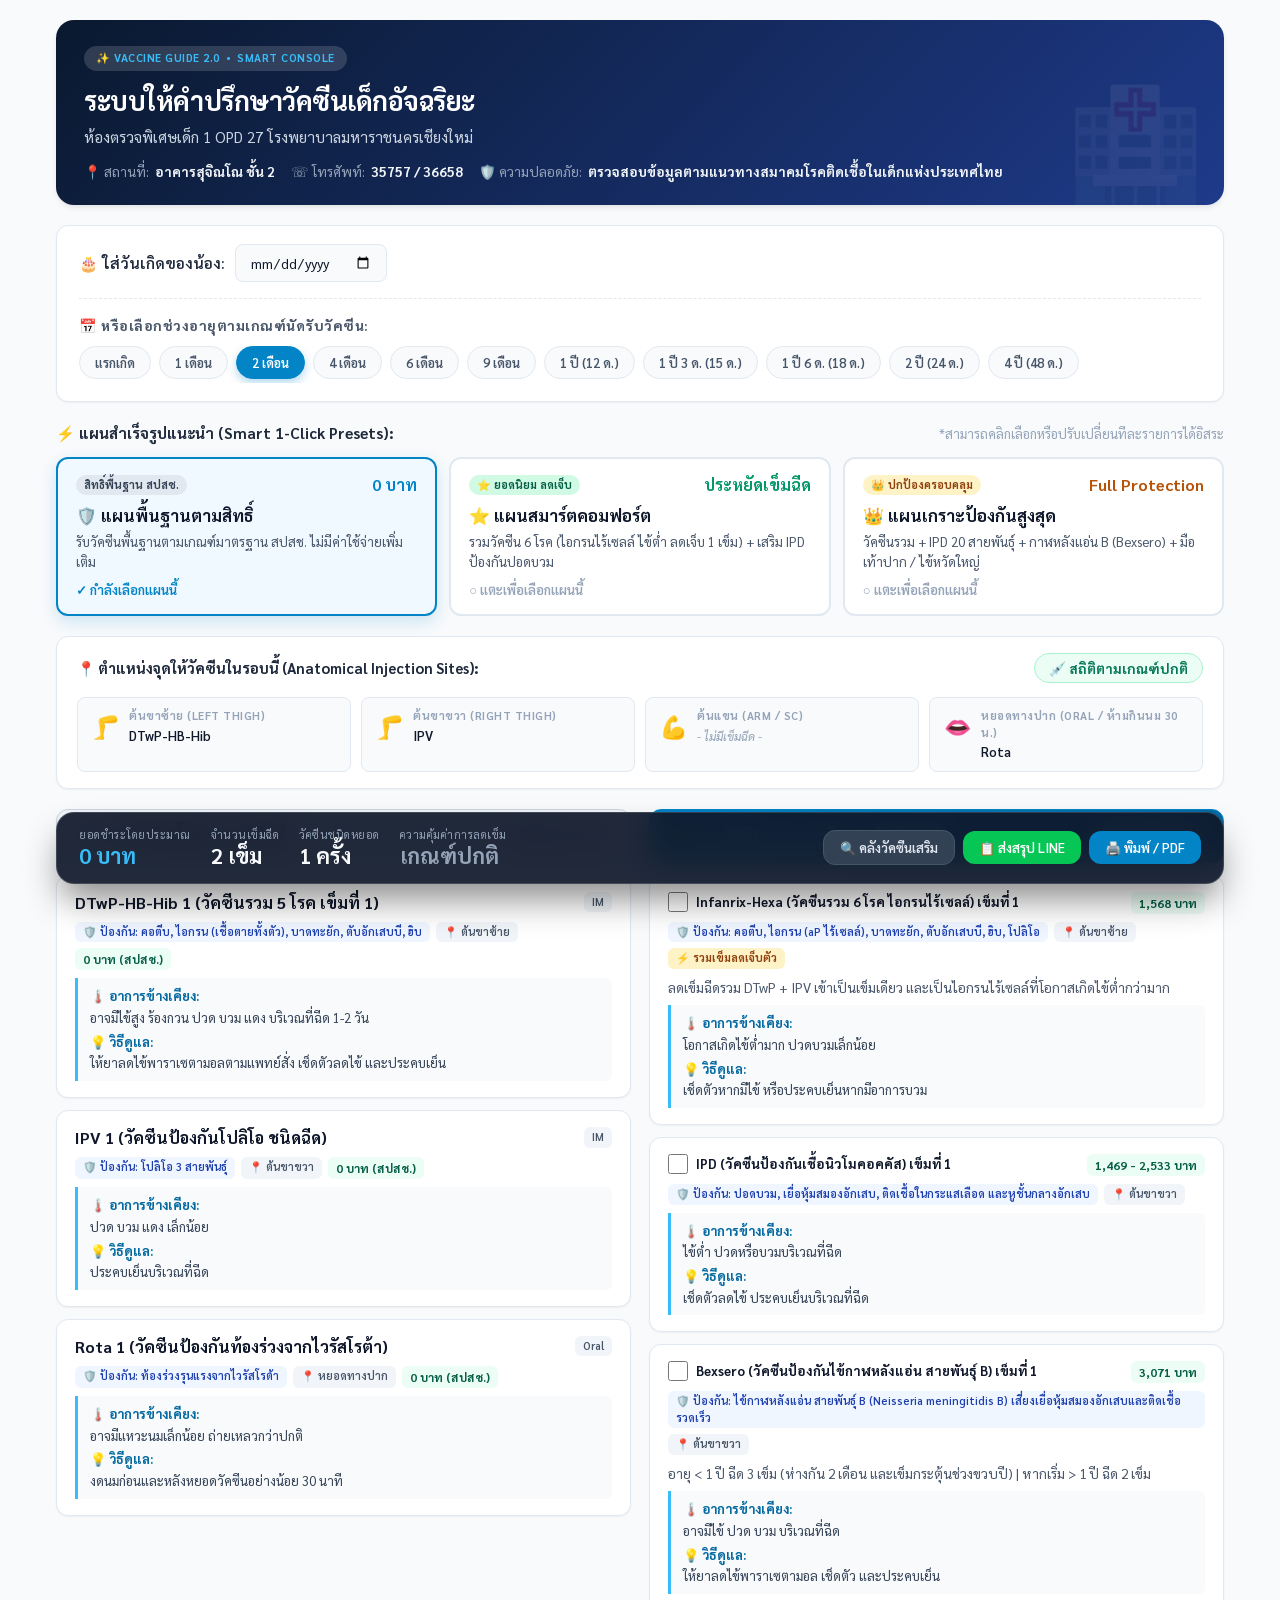
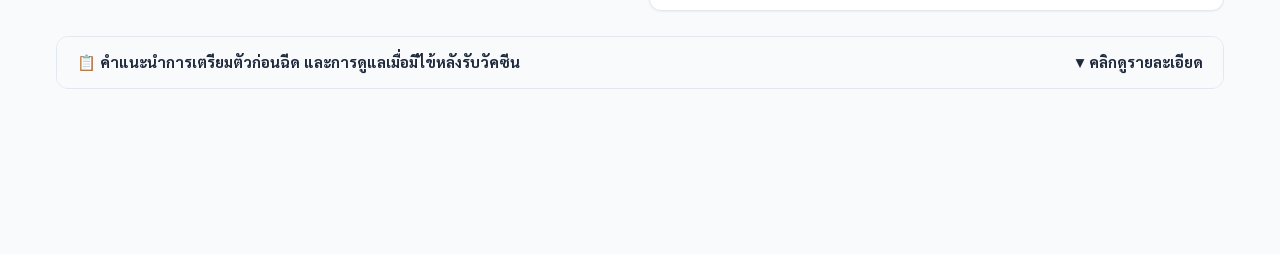
<file: v2/v2_app.html>
<!DOCTYPE html>
<html lang="th">
<head>
    <meta charset="UTF-8">
    <meta name="viewport" content="width=device-width, initial-scale=1.0">
    <title>Pediatric Vaccine Smart Console - OPD 27 รพ.มหาราชนครเชียงใหม่</title>
    <!-- Google Fonts: Sarabun -->
    <link href="https://fonts.googleapis.com/css2?family=Sarabun:wght@400;500;600;700&display=swap" rel="stylesheet">
    <!-- Clean Medical Design System -->
    <link rel="stylesheet" href="css/style.css">
</head>
<body>

<div class="app-container">

    <!-- Print Only Header -->
    <header class="print-only" id="printHeader">
        <h2>โรงพยาบาลมหาราชนครเชียงใหม่ (ห้องตรวจพิเศษเด็ก 1 OPD 27)</h2>
        <h3>ใบบันทึกและเปรียบเทียบแผนการรับบริการวัคซีน (Pediatric Vaccine Counseling Sheet)</h3>
        <p id="printMetaInfo">วันที่พิมพ์: - | ช่วงอายุ: -</p>
    </header>

    <!-- Clinic Top Branding Banner -->
    <header class="clinic-header">
        <div class="clinic-header-badge">
            <span>✨ VACCINE GUIDE 2.0</span>
            <span>•</span>
            <span>SMART CONSOLE</span>
        </div>
        <h1>
            <span>ระบบให้คำปรึกษาวัคซีนเด็กอัจฉริยะ</span>
        </h1>
        <p class="clinic-sub">ห้องตรวจพิเศษเด็ก 1 OPD 27 โรงพยาบาลมหาราชนครเชียงใหม่</p>
        <div class="clinic-meta-row">
            <div class="clinic-meta-item">
                <span>📍 สถานที่:</span>
                <strong>อาคารสุจิณโณ ชั้น 2</strong>
            </div>
            <div class="clinic-meta-item">
                <span>☏ โทรศัพท์:</span>
                <strong>35757 / 36658</strong>
            </div>
            <div class="clinic-meta-item">
                <span>🛡️ ความปลอดภัย:</span>
                <strong>ตรวจสอบข้อมูลตามแนวทางสมาคมโรคติดเชื้อในเด็กแห่งประเทศไทย</strong>
            </div>
        </div>
    </header>

    <!-- Patient Console Card: Birthday Calculator & Milestones -->
    <section class="patient-console-card">
        <div class="patient-row">
            <div class="patient-dob-group">
                <label for="dobInput">
                    <span>🎂 ใส่วันเกิดของน้อง:</span>
                </label>
                <input type="date" id="dobInput" class="patient-dob-input" onchange="handleDobChange()">
                <div id="dobCalcResult" class="patient-calc-result" style="display: none;">
                    <span id="dobAgeText">น้องอายุ: -</span>
                </div>
            </div>
            <div id="nextVisitBadge" class="patient-next-visit" style="display: none;">
                <span>📅 คาดการณ์นัดถัดไป:</span>
                <strong id="nextVisitDateText">-</strong>
            </div>
        </div>

        <div class="milestones-title">
            <span>📅 หรือเลือกช่วงอายุตามเกณฑ์นัดรับวัคซีน:</span>
        </div>
        <div class="milestones-scroll" id="milestonesBar">
            <!-- Rendered dynamically by JavaScript -->
        </div>
    </section>

    <!-- 1-Click Smart Clinical Presets Switcher -->
    <section class="preset-section">
        <div class="preset-header">
            <div class="preset-title">
                <span>⚡ แผนสำเร็จรูปแนะนำ (Smart 1-Click Presets):</span>
            </div>
            <span style="font-size: 0.82em; color: var(--slate-light);">*สามารถคลิกเลือกหรือปรับเปลี่ยนทีละรายการได้อิสระ</span>
        </div>

        <div class="preset-grid">
            <!-- Preset A: Basic Free -->
            <div class="preset-card active" id="presetBasic" onclick="applyPreset('basic')">
                <div class="preset-top">
                    <span class="preset-badge badge-basic">สิทธิ์พื้นฐาน สปสช.</span>
                    <span style="font-weight: 700; color: #0284C7;">0 บาท</span>
                </div>
                <h3>🛡️ แผนพื้นฐานตามสิทธิ์</h3>
                <p class="preset-desc">รับวัคซีนพื้นฐานตามเกณฑ์มาตรฐาน สปสช. ไม่มีค่าใช้จ่ายเพิ่มเติม</p>
                <div class="preset-check-indicator">
                    <span id="presetBasicIcon">✓ กำลังเลือกแผนนี้</span>
                </div>
            </div>

            <!-- Preset B: Smart Comfort -->
            <div class="preset-card" id="presetComfort" onclick="applyPreset('comfort')">
                <div class="preset-top">
                    <span class="preset-badge badge-comfort">⭐ ยอดนิยม ลดเจ็บ</span>
                    <span style="font-weight: 700; color: #059669;">ประหยัดเข็มฉีด</span>
                </div>
                <h3>⭐ แผนสมาร์ตคอมฟอร์ต</h3>
                <p class="preset-desc">รวมวัคซีน 6 โรค (ไอกรนไร้เซลล์ ไข้ต่ำ ลดเจ็บ 1 เข็ม) + เสริม IPD ป้องกันปอดบวม</p>
                <div class="preset-check-indicator">
                    <span id="presetComfortIcon">○ แตะเพื่อเลือกแผนนี้</span>
                </div>
            </div>

            <!-- Preset C: Total Protection -->
            <div class="preset-card" id="presetTotal" onclick="applyPreset('total')">
                <div class="preset-top">
                    <span class="preset-badge badge-total">👑 ปกป้องครอบคลุม</span>
                    <span style="font-weight: 700; color: #B45309;">Full Protection</span>
                </div>
                <h3>👑 แผนเกราะป้องกันสูงสุด</h3>
                <p class="preset-desc">วัคซีนรวม + IPD 20 สายพันธุ์ + กาฬหลังแอ่น B (Bexsero) + มือเท้าปาก / ไข้หวัดใหญ่</p>
                <div class="preset-check-indicator">
                    <span id="presetTotalIcon">○ แตะเพื่อเลือกแผนนี้</span>
                </div>
            </div>
        </div>
    </section>

    <!-- Visual Injection Site & Needle Saver Tracker -->
    <section class="tracker-card">
        <div class="tracker-header">
            <div class="tracker-title">
                <span>📍 ตำแหน่งจุดให้วัคซีนในรอบนี้ (Anatomical Injection Sites):</span>
            </div>
            <div id="needleSavingsBadge" class="needle-savings-pill">
                <span>💉 เข็มฉีดปกติ</span>
            </div>
        </div>

        <div class="body-sites-grid">
            <div class="site-box">
                <div class="site-icon">🦵</div>
                <div class="site-content">
                    <div class="site-label">ต้นขาซ้าย (Left Thigh)</div>
                    <div class="site-items" id="siteLeftThigh">
                        <span class="site-empty">- ไม่มีรายการ -</span>
                    </div>
                </div>
            </div>

            <div class="site-box">
                <div class="site-icon">🦵</div>
                <div class="site-content">
                    <div class="site-label">ต้นขาขวา (Right Thigh)</div>
                    <div class="site-items" id="siteRightThigh">
                        <span class="site-empty">- ไม่มีรายการ -</span>
                    </div>
                </div>
            </div>

            <div class="site-box">
                <div class="site-icon">💪</div>
                <div class="site-content">
                    <div class="site-label">ต้นแขน (Arm / SC)</div>
                    <div class="site-items" id="siteArm">
                        <span class="site-empty">- ไม่มีรายการ -</span>
                    </div>
                </div>
            </div>

            <div class="site-box">
                <div class="site-icon">👄</div>
                <div class="site-content">
                    <div class="site-label">หยอดทางปาก (Oral / ห้ามกินนม 30 น.)</div>
                    <div class="site-items" id="siteOral">
                        <span class="site-empty">- ไม่มีรายการ -</span>
                    </div>
                </div>
            </div>
        </div>
    </section>

    <!-- 2-Column Comparison Matrix Workspace -->
    <main class="matrix-workspace">
        
        <!-- Left Column: Basic Schedule (EPI / Free) -->
        <section class="matrix-col">
            <div class="col-header-card col-header-basic">
                <div class="col-header-title">
                    <span>🛡️ แผนวัคซีนพื้นฐานตามสิทธิ์</span>
                </div>
                <span class="col-header-badge badge-dark">ฟรี สปสช. (0 บาท)</span>
            </div>

            <div id="basicListContainer" style="display: flex; flex-direction: column; gap: 12px;">
                <!-- Basic cards rendered by JavaScript -->
            </div>
        </section>

        <!-- Right Column: Optional & Upgraded Schedule -->
        <section class="matrix-col">
            <div class="col-header-card col-header-optional">
                <div class="col-header-title">
                    <span>⭐ แผนวัคซีนรวมทางเลือก & วัคซีนเสริม</span>
                </div>
                <span class="col-header-badge badge-white">ลดเจ็บตัว & เสริมภูมิ</span>
            </div>

            <div id="optionalListContainer" style="display: flex; flex-direction: column; gap: 12px;">
                <!-- Optional cards rendered by JavaScript -->
            </div>
        </section>

    </main>

    <!-- Collapsible Care & Post-Vaccine Guidelines Accordion -->
    <section class="guideline-accordion">
        <div class="guideline-header" onclick="toggleGuidelineAccordion()">
            <span>📋 คำแนะนำการเตรียมตัวก่อนฉีด และการดูแลเมื่อมีไข้หลังรับวัคซีน</span>
            <span id="accordionChevron">▼ คลิกดูรายละเอียด</span>
        </div>
        <div class="guideline-content" id="guidelineContent">
            <div class="guideline-grid">
                <div class="guideline-box" style="background: #EFF6FF; border: 1px solid #BFDBFE;">
                    <h4 style="color: #1D4ED8;">📋 ก่อนรับวัคซีน</h4>
                    <ul>
                        <li>นำสมุดสีชมพู (สมุดบันทึกสุขภาพเด็ก) มาด้วยทุกครั้ง</li>
                        <li>สวมใส่เสื้อผ้าหลวมๆ สบาย สะดวกต่อการเปิดฉีดต้นขาหรือต้นแขน</li>
                        <li>แจ้งประวัติการแพ้ยา แพ้อาหาร หรือประวัติชักเมื่อมีไข้แก่แพทย์/พยาบาล</li>
                    </ul>
                </div>
                <div class="guideline-box" style="background: #FEF3C7; border: 1px solid #FDE68A;">
                    <h4 style="color: #B45309;">⚠️ กรณีที่ควรเลื่อนนัด</h4>
                    <ul>
                        <li>มีไข้สูงเฉียบพลัน หรือเจ็บป่วยรุนแรงในวันที่มานัด</li>
                        <li>หากเป็นหวัดเล็กน้อย ไม่มีไข้ สามารถรับวัคซีนได้ตามปกติ</li>
                        <li>หลังหายไข้แล้วอย่างน้อย 2-3 วัน สามารถมารับวัคซีนได้ทันที</li>
                    </ul>
                </div>
                <div class="guideline-box" style="background: #ECFDF5; border: 1px solid #A7F3D0;">
                    <h4 style="color: #047857;">🌡️ การดูแลหลังฉีดวัคซีน</h4>
                    <ul>
                        <li>หากมีไข้: เช็ดตัวด้วยน้ำอุ่น และให้ยาพาราเซตามอลตามน้ำหนักตัว</li>
                        <li>หากปวดบวมบริเวณที่ฉีด: ประคบเย็นใน 24 ชั่วโมงแรก</li>
                        <li>สังเกตอาการผิดปกติ เช่น หายใจหอบ ผื่นลมพิษขึ้นทั้งตัว รีบพบแพทย์ทันที</li>
                    </ul>
                </div>
            </div>
        </div>
    </section>

</div>

<!-- Floating Smart Drawer (Bottom Sticky Summary Bar) -->
<footer class="floating-smart-bar" id="floatingSmartBar">
    <div class="summary-metrics">
        <div class="metric-col">
            <span class="metric-sub">ยอดชำระโดยประมาณ</span>
            <span class="metric-val val-price" id="summaryTotalCost">0 บาท</span>
        </div>
        <div class="metric-col">
            <span class="metric-sub">จำนวนเข็มฉีด</span>
            <span class="metric-val" id="summaryNeedleCount">0 เข็ม</span>
        </div>
        <div class="metric-col">
            <span class="metric-sub">วัคซีนชนิดหยอด</span>
            <span class="metric-val" id="summaryOralCount">0 ครั้ง</span>
        </div>
        <div class="metric-col">
            <span class="metric-sub">ความคุ้มค่าการลดเข็ม</span>
            <span class="metric-val val-accent" id="summaryPainSaved">ปกติ</span>
        </div>
    </div>

    <div class="summary-actions">
        <button type="button" class="btn-smart btn-smart-search" onclick="openSearchModal()" title="ค้นหาคลังวัคซีนเสริมทั้งหมด">
            🔍 คลังวัคซีนเสริม
        </button>
        <button type="button" class="btn-smart btn-smart-line" onclick="copyLineSummary()" title="คัดลอกข้อความสรุปส่ง LINE ผู้ปกครอง">
            📋 ส่งสรุป LINE
        </button>
        <button type="button" class="btn-smart btn-smart-print" onclick="printCounselingSheet()" title="พิมพ์ใบสรุปแนะนำวัคซีน A4">
            🖨️ พิมพ์ / PDF
        </button>
    </div>
</footer>

<!-- Quick Search Modal -->
<div class="modal-backdrop" id="searchModal" onclick="handleModalBackdropClick(event)">
    <div class="modal-dialog">
        <div class="modal-header">
            <h3>🔍 คลังข้อมูลวัคซีนเสริมทั้งหมด (Vaccine Directory)</h3>
            <button type="button" class="modal-close-btn" onclick="closeSearchModal()">✕</button>
        </div>
        <div class="modal-body">
            <input type="text" id="modalSearchInput" class="modal-search-input" placeholder="พิมพ์ชื่อวัคซีน หรือชื่อโรค เช่น มือเท้าปาก, ไข้เลือดออก, IPD..." oninput="handleSearchFilter()">
            <div class="search-results-list" id="searchResultsContainer">
                <!-- Search items rendered dynamically -->
            </div>
        </div>
    </div>
</div>

<!-- Toast Notice -->
<div id="toastNotice" class="toast-notice">
    <span id="toastIcon">✓</span>
    <span id="toastMessage">คัดลอกข้อความสรุปเรียบร้อยแล้ว</span>
</div>

<!-- Scripts -->
<script src="js/data.js"></script>
<script src="js/app.js"></script>

</body>
</html>
</file>
<file: v2/css/style.css>
/**
 * Vaccine Guide - Clinical Smart Console Design System (v2)
 * Clean Medical / Apple Health Aesthetic
 * หน่วยงาน: ห้องตรวจพิเศษเด็ก 1 OPD 27 โรงพยาบาลมหาราชนครเชียงใหม่
 */

:root {
    --primary: #0284C7;
    --primary-dark: #0369A1;
    --primary-light: #E0F2FE;
    --accent: #10B981;
    --accent-dark: #059669;
    --accent-light: #ECFDF5;
    --gold: #D97706;
    --gold-light: #FEF3C7;
    --danger: #EF4444;
    --danger-light: #FEE2E2;
    --navy: #0F172A;
    --slate-dark: #1E293B;
    --slate-med: #475569;
    --slate-light: #94A3B8;
    --bg-base: #F8FAFC;
    --bg-card: #FFFFFF;
    --border-color: #E2E8F0;
    --border-focus: #38BDF8;
    --radius-sm: 8px;
    --radius-md: 12px;
    --radius-lg: 18px;
    --radius-full: 9999px;
    --shadow-sm: 0 1px 2px 0 rgba(0, 0, 0, 0.05);
    --shadow-md: 0 4px 6px -1px rgba(0, 0, 0, 0.07), 0 2px 4px -1px rgba(0, 0, 0, 0.04);
    --shadow-lg: 0 10px 15px -3px rgba(0, 0, 0, 0.08), 0 4px 6px -2px rgba(0, 0, 0, 0.04);
    --shadow-hover: 0 12px 24px -4px rgba(2, 132, 199, 0.15);
}

* {
    box-sizing: border-box;
    margin: 0;
    padding: 0;
}

body {
    font-family: 'Sarabun', -apple-system, BlinkMacSystemFont, "Segoe UI", Roboto, sans-serif;
    background-color: var(--bg-base);
    color: var(--navy);
    line-height: 1.5;
    padding-bottom: 120px; /* space for sticky floating drawer */
    -webkit-font-smoothing: antialiased;
}

/* Container */
.app-container {
    max-width: 1200px;
    margin: 0 auto;
    padding: 20px 16px;
}

/* Header & Hospital Branding */
.clinic-header {
    background: linear-gradient(135deg, #0A192F 0%, #1E3A8A 100%);
    color: #FFFFFF;
    border-radius: var(--radius-lg);
    padding: 24px 28px;
    margin-bottom: 20px;
    box-shadow: var(--shadow-md);
    position: relative;
    overflow: hidden;
}
.clinic-header::after {
    content: "🏥";
    position: absolute;
    right: 20px;
    bottom: -15px;
    font-size: 110px;
    opacity: 0.08;
    pointer-events: none;
}
.clinic-header-badge {
    display: inline-flex;
    align-items: center;
    gap: 6px;
    background: rgba(255, 255, 255, 0.15);
    backdrop-filter: blur(8px);
    color: #38BDF8;
    font-size: 11px;
    font-weight: 700;
    padding: 4px 12px;
    border-radius: var(--radius-full);
    letter-spacing: 0.5px;
    margin-bottom: 10px;
}
.clinic-header h1 {
    font-size: 1.65em;
    font-weight: 700;
    letter-spacing: -0.5px;
    margin-bottom: 6px;
    display: flex;
    align-items: center;
    flex-wrap: wrap;
    gap: 10px;
}
.clinic-sub {
    font-size: 0.95em;
    color: #CBD5E1;
    margin-bottom: 12px;
}
.clinic-meta-row {
    display: flex;
    flex-wrap: wrap;
    align-items: center;
    gap: 16px;
    font-size: 0.85em;
    color: #94A3B8;
}
.clinic-meta-item {
    display: flex;
    align-items: center;
    gap: 6px;
}
.clinic-meta-item strong {
    color: #F1F5F9;
}

/* Patient DOB & Age Engine Card */
.patient-console-card {
    background: var(--bg-card);
    border-radius: var(--radius-md);
    border: 1px solid var(--border-color);
    padding: 18px 22px;
    margin-bottom: 20px;
    box-shadow: var(--shadow-sm);
}
.patient-row {
    display: flex;
    flex-wrap: wrap;
    align-items: center;
    justify-content: space-between;
    gap: 16px;
    margin-bottom: 16px;
    padding-bottom: 16px;
    border-bottom: 1px dashed var(--border-color);
}
.patient-dob-group {
    display: flex;
    align-items: center;
    gap: 10px;
    flex-wrap: wrap;
}
.patient-dob-group label {
    font-weight: 600;
    font-size: 0.95em;
    color: var(--slate-dark);
    display: flex;
    align-items: center;
    gap: 6px;
}
.patient-dob-input {
    font-family: 'Sarabun', sans-serif;
    font-size: 14px;
    padding: 8px 14px;
    border-radius: var(--radius-sm);
    border: 1px solid var(--border-color);
    background: #F8FAFC;
    color: var(--navy);
    outline: none;
    transition: all 0.2s;
}
.patient-dob-input:focus {
    border-color: var(--primary);
    box-shadow: 0 0 0 3px rgba(2, 132, 199, 0.15);
    background: #FFFFFF;
}
.patient-calc-result {
    display: inline-flex;
    align-items: center;
    gap: 8px;
    background: var(--primary-light);
    color: var(--primary-dark);
    padding: 6px 14px;
    border-radius: var(--radius-full);
    font-size: 0.88em;
    font-weight: 600;
}
.patient-next-visit {
    display: inline-flex;
    align-items: center;
    gap: 6px;
    background: #FEF3C7;
    color: #92400E;
    padding: 6px 14px;
    border-radius: var(--radius-full);
    font-size: 0.88em;
    font-weight: 600;
}

/* Age Milestone Chips Bar */
.milestones-title {
    font-size: 0.88em;
    font-weight: 700;
    color: var(--slate-med);
    text-transform: uppercase;
    letter-spacing: 0.5px;
    margin-bottom: 10px;
    display: flex;
    align-items: center;
    gap: 6px;
}
.milestones-scroll {
    display: flex;
    gap: 8px;
    overflow-x: auto;
    padding-bottom: 4px;
    scrollbar-width: thin;
}
.milestones-scroll::-webkit-scrollbar {
    height: 4px;
}
.milestones-scroll::-webkit-scrollbar-thumb {
    background: #CBD5E1;
    border-radius: 4px;
}
.milestone-chip {
    flex-shrink: 0;
    font-family: 'Sarabun', sans-serif;
    font-size: 13px;
    font-weight: 600;
    padding: 7px 15px;
    border-radius: var(--radius-full);
    border: 1px solid var(--border-color);
    background: #F8FAFC;
    color: var(--slate-med);
    cursor: pointer;
    transition: all 0.2s cubic-bezier(0.4, 0, 0.2, 1);
    white-space: nowrap;
    display: flex;
    align-items: center;
    gap: 6px;
}
.milestone-chip:hover {
    background: #F1F5F9;
    color: var(--navy);
    border-color: #CBD5E1;
}
.milestone-chip.active {
    background: var(--primary);
    color: #FFFFFF;
    border-color: var(--primary);
    box-shadow: 0 4px 10px rgba(2, 132, 199, 0.3);
}

/* 1-Click Smart Clinical Presets Switcher */
.preset-section {
    margin-bottom: 20px;
}
.preset-header {
    display: flex;
    align-items: center;
    justify-content: space-between;
    margin-bottom: 12px;
}
.preset-title {
    font-size: 0.95em;
    font-weight: 700;
    color: var(--slate-dark);
    display: flex;
    align-items: center;
    gap: 6px;
}
.preset-grid {
    display: grid;
    grid-template-columns: repeat(auto-fit, minmax(280px, 1fr));
    gap: 12px;
}
.preset-card {
    background: var(--bg-card);
    border: 2px solid var(--border-color);
    border-radius: var(--radius-md);
    padding: 14px 18px;
    cursor: pointer;
    transition: all 0.25s ease;
    display: flex;
    flex-direction: column;
    justify-content: space-between;
    position: relative;
}
.preset-card:hover {
    border-color: #94A3B8;
    transform: translateY(-2px);
    box-shadow: var(--shadow-md);
}
.preset-card.active {
    border-color: var(--primary);
    background: #F0F9FF;
    box-shadow: 0 6px 16px rgba(2, 132, 199, 0.18);
}
.preset-card.active-comfort {
    border-color: var(--accent);
    background: #F0FDF4;
    box-shadow: 0 6px 16px rgba(16, 185, 129, 0.18);
}
.preset-card.active-total {
    border-color: #F59E0B;
    background: #FFFBEB;
    box-shadow: 0 6px 16px rgba(245, 158, 11, 0.18);
}
.preset-top {
    display: flex;
    align-items: center;
    justify-content: space-between;
    margin-bottom: 6px;
}
.preset-badge {
    font-size: 11px;
    font-weight: 700;
    padding: 2px 8px;
    border-radius: var(--radius-full);
}
.badge-basic { background: #E2E8F0; color: #334155; }
.badge-comfort { background: #D1FAE5; color: #065F46; }
.badge-total { background: #FEF3C7; color: #92400E; }

.preset-card h3 {
    font-size: 1.05em;
    font-weight: 700;
    color: var(--navy);
    margin-bottom: 4px;
}
.preset-desc {
    font-size: 0.83em;
    color: var(--slate-med);
    margin-bottom: 8px;
}
.preset-check-indicator {
    font-size: 0.82em;
    font-weight: 600;
    display: flex;
    align-items: center;
    gap: 5px;
    color: var(--slate-light);
}
.preset-card.active .preset-check-indicator {
    color: var(--primary);
}
.preset-card.active-comfort .preset-check-indicator {
    color: var(--accent-dark);
}
.preset-card.active-total .preset-check-indicator {
    color: #B45309;
}

/* Visual Injection & Needle Reduction Tracker */
.tracker-card {
    background: #FFFFFF;
    border-radius: var(--radius-md);
    border: 1px solid var(--border-color);
    padding: 16px 20px;
    margin-bottom: 20px;
    box-shadow: var(--shadow-sm);
}
.tracker-header {
    display: flex;
    flex-wrap: wrap;
    align-items: center;
    justify-content: space-between;
    gap: 12px;
    margin-bottom: 14px;
}
.tracker-title {
    font-size: 0.92em;
    font-weight: 700;
    color: var(--slate-dark);
    display: flex;
    align-items: center;
    gap: 8px;
}
.needle-savings-pill {
    background: #ECFDF5;
    border: 1px solid #A7F3D0;
    color: #047857;
    font-size: 0.85em;
    font-weight: 700;
    padding: 4px 14px;
    border-radius: var(--radius-full);
    display: inline-flex;
    align-items: center;
    gap: 6px;
}
.needle-savings-pill.highlight-anim {
    animation: pulseBadge 1.5s infinite;
}
@keyframes pulseBadge {
    0%, 100% { transform: scale(1); }
    50% { transform: scale(1.04); }
}

.body-sites-grid {
    display: grid;
    grid-template-columns: repeat(auto-fit, minmax(220px, 1fr));
    gap: 10px;
}
.site-box {
    background: #F8FAFC;
    border: 1px solid #E2E8F0;
    border-radius: var(--radius-sm);
    padding: 10px 14px;
    display: flex;
    align-items: flex-start;
    gap: 10px;
}
.site-icon {
    font-size: 22px;
    flex-shrink: 0;
    margin-top: 2px;
}
.site-content {
    flex: 1;
}
.site-label {
    font-size: 11px;
    font-weight: 700;
    color: var(--slate-light);
    text-transform: uppercase;
    letter-spacing: 0.5px;
    margin-bottom: 2px;
}
.site-items {
    font-size: 13px;
    font-weight: 600;
    color: var(--navy);
    line-height: 1.35;
}
.site-empty {
    color: #94A3B8;
    font-weight: 400;
    font-style: italic;
    font-size: 12px;
}

/* 2-Column Comparison Matrix Workspace */
.matrix-workspace {
    display: grid;
    grid-template-columns: 1fr 1fr;
    gap: 18px;
    margin-bottom: 25px;
}
@media (max-width: 880px) {
    .matrix-workspace {
        grid-template-columns: 1fr;
    }
}

.matrix-col {
    display: flex;
    flex-direction: column;
    gap: 12px;
}
.col-header-card {
    padding: 14px 18px;
    border-radius: var(--radius-md);
    display: flex;
    align-items: center;
    justify-content: space-between;
    box-shadow: var(--shadow-sm);
}
.col-header-basic {
    background: #F1F5F9;
    border: 1px solid #CBD5E1;
    color: #1E293B;
}
.col-header-optional {
    background: linear-gradient(135deg, #0284C7 0%, #0369A1 100%);
    color: #FFFFFF;
    border: 1px solid #0284C7;
}
.col-header-title {
    font-size: 1em;
    font-weight: 700;
    display: flex;
    align-items: center;
    gap: 8px;
}
.col-header-badge {
    font-size: 11px;
    font-weight: 700;
    padding: 3px 10px;
    border-radius: var(--radius-full);
}
.badge-white { background: rgba(255, 255, 255, 0.2); color: #FFFFFF; }
.badge-dark { background: #E2E8F0; color: #334155; }

/* Vaccine Cards */
.v-card {
    background: var(--bg-card);
    border: 1px solid var(--border-color);
    border-radius: var(--radius-md);
    padding: 16px 18px;
    transition: all 0.2s cubic-bezier(0.4, 0, 0.2, 1);
    box-shadow: var(--shadow-sm);
    position: relative;
}
.v-card:hover {
    box-shadow: var(--shadow-md);
    border-color: #CBD5E1;
}

/* Selected Active State */
.v-card.selected-active {
    background: #F0FDF4;
    border: 2px solid var(--accent);
    box-shadow: 0 6px 18px rgba(16, 185, 129, 0.15);
}

/* Replaced / Cross-out State */
.v-card.replaced-card {
    background: #FFF1F2;
    border: 1px dashed #FECDD3;
    opacity: 0.65;
}
.v-card.replaced-card .v-card-title {
    text-decoration: line-through;
    color: #9F1239;
}
.replaced-banner {
    display: inline-flex;
    align-items: center;
    gap: 5px;
    background: #F43F5E;
    color: #FFFFFF;
    font-size: 10.5px;
    font-weight: 700;
    padding: 2px 8px;
    border-radius: 6px;
    margin-bottom: 8px;
}

/* Card Header */
.v-card-head {
    display: flex;
    justify-content: space-between;
    align-items: flex-start;
    gap: 12px;
    margin-bottom: 8px;
}
.v-card-title {
    font-size: 1.02em;
    font-weight: 700;
    color: var(--navy);
    line-height: 1.35;
}
.v-card-tags {
    display: flex;
    flex-wrap: wrap;
    gap: 6px;
    margin-bottom: 8px;
}
.v-tag {
    font-size: 11px;
    font-weight: 600;
    padding: 2px 8px;
    border-radius: 6px;
}
.tag-route { background: #F1F5F9; color: #475569; }
.tag-disease { background: #EFF6FF; color: #1E40AF; }
.tag-price { background: #ECFDF5; color: #065F46; font-weight: 700; font-size: 12px; }

/* Custom Checkbox */
.custom-checkbox-label {
    display: flex;
    align-items: center;
    gap: 8px;
    cursor: pointer;
    user-select: none;
    font-weight: 600;
    font-size: 13px;
    color: var(--slate-dark);
}
.v-checkbox {
    width: 20px;
    height: 20px;
    border-radius: 6px;
    accent-color: var(--accent);
    cursor: pointer;
}

/* IPD Selector Dropdown */
.ipd-selector-wrapper {
    margin-top: 10px;
    background: #F8FAFC;
    border: 1px solid var(--border-color);
    border-radius: var(--radius-sm);
    padding: 10px 12px;
}
.ipd-select-input {
    width: 100%;
    font-family: 'Sarabun', sans-serif;
    font-size: 13.5px;
    font-weight: 600;
    padding: 8px 10px;
    border-radius: 6px;
    border: 1.5px solid var(--primary);
    background: #FFFFFF;
    color: var(--navy);
    outline: none;
    cursor: pointer;
}
.ipd-warning-alert {
    color: #DC2626;
    font-size: 11.5px;
    font-weight: 600;
    margin-top: 4px;
    display: flex;
    align-items: center;
    gap: 4px;
}

/* Card Details & Care Tips */
.v-card-desc {
    font-size: 0.85em;
    color: var(--slate-med);
    margin-bottom: 8px;
}
.v-card-care-box {
    background: #F8FAFC;
    border-left: 3px solid #38BDF8;
    padding: 8px 12px;
    border-radius: 0 6px 6px 0;
    font-size: 0.82em;
    color: #334155;
    margin-top: 8px;
}
.care-label {
    font-weight: 700;
    color: #0369A1;
    margin-bottom: 2px;
    display: flex;
    align-items: center;
    gap: 4px;
}

/* Collapsible Care Guidelines */
.guideline-accordion {
    background: #FFFFFF;
    border: 1px solid var(--border-color);
    border-radius: var(--radius-md);
    margin-bottom: 25px;
    overflow: hidden;
}
.guideline-header {
    padding: 14px 20px;
    background: #F8FAFC;
    cursor: pointer;
    display: flex;
    align-items: center;
    justify-content: space-between;
    font-weight: 700;
    font-size: 0.95em;
    color: var(--slate-dark);
    user-select: none;
    transition: background 0.2s;
}
.guideline-header:hover {
    background: #F1F5F9;
}
.guideline-content {
    display: none;
    padding: 16px 20px;
    border-top: 1px solid var(--border-color);
}
.guideline-grid {
    display: grid;
    grid-template-columns: repeat(auto-fit, minmax(260px, 1fr));
    gap: 14px;
}
.guideline-box {
    padding: 12px 16px;
    border-radius: var(--radius-sm);
    font-size: 0.86em;
}
.guideline-box h4 {
    margin-bottom: 6px;
    font-weight: 700;
}
.guideline-box ul {
    padding-left: 18px;
}
.guideline-box li {
    margin-bottom: 4px;
}

/* Floating Smart Drawer (Bottom Sticky Summary) */
.floating-smart-bar {
    position: fixed;
    bottom: 16px;
    left: 50%;
    transform: translateX(-50%);
    width: calc(100% - 32px);
    max-width: 1168px;
    background: rgba(15, 23, 42, 0.92);
    backdrop-filter: blur(14px);
    border: 1px solid rgba(255, 255, 255, 0.15);
    box-shadow: 0 20px 35px -5px rgba(0, 0, 0, 0.45);
    border-radius: var(--radius-lg);
    padding: 14px 22px;
    color: #FFFFFF;
    display: flex;
    flex-wrap: wrap;
    align-items: center;
    justify-content: space-between;
    gap: 16px;
    z-index: 999;
}
.summary-metrics {
    display: flex;
    align-items: center;
    flex-wrap: wrap;
    gap: 20px;
}
.metric-col {
    display: flex;
    flex-direction: column;
}
.metric-sub {
    font-size: 11px;
    color: #94A3B8;
    text-transform: uppercase;
    letter-spacing: 0.5px;
}
.metric-val {
    font-size: 1.35em;
    font-weight: 700;
    color: #F8FAFC;
    line-height: 1.2;
}
.metric-val.val-price {
    color: #38BDF8;
}
.metric-val.val-accent {
    color: #34D399;
}

.summary-actions {
    display: flex;
    align-items: center;
    gap: 8px;
    flex-wrap: wrap;
}
.btn-smart {
    font-family: 'Sarabun', sans-serif;
    font-size: 13px;
    font-weight: 600;
    padding: 8px 16px;
    border-radius: var(--radius-md);
    border: none;
    cursor: pointer;
    display: inline-flex;
    align-items: center;
    gap: 6px;
    transition: all 0.2s ease;
}
.btn-smart-line {
    background: #06C755;
    color: #FFFFFF;
}
.btn-smart-line:hover {
    background: #05B34C;
    transform: translateY(-1px);
}
.btn-smart-print {
    background: #0284C7;
    color: #FFFFFF;
}
.btn-smart-print:hover {
    background: #0369A1;
    transform: translateY(-1px);
}
.btn-smart-search {
    background: #334155;
    color: #E2E8F0;
    border: 1px solid #475569;
}
.btn-smart-search:hover {
    background: #475569;
    color: #FFFFFF;
}

/* Quick Search Modal */
.modal-backdrop {
    display: none;
    position: fixed;
    top: 0;
    left: 0;
    width: 100%;
    height: 100%;
    background: rgba(15, 23, 42, 0.65);
    backdrop-filter: blur(6px);
    z-index: 1000;
    align-items: center;
    justify-content: center;
    padding: 16px;
}
.modal-dialog {
    background: #FFFFFF;
    width: 100%;
    max-width: 680px;
    max-height: 85vh;
    border-radius: var(--radius-lg);
    box-shadow: 0 25px 50px -12px rgba(0, 0, 0, 0.25);
    display: flex;
    flex-direction: column;
    overflow: hidden;
}
.modal-header {
    padding: 18px 24px;
    background: #F8FAFC;
    border-bottom: 1px solid var(--border-color);
    display: flex;
    align-items: center;
    justify-content: space-between;
}
.modal-header h3 {
    font-size: 1.15em;
    font-weight: 700;
    color: var(--navy);
    display: flex;
    align-items: center;
    gap: 8px;
}
.modal-close-btn {
    background: transparent;
    border: none;
    font-size: 20px;
    color: var(--slate-med);
    cursor: pointer;
    line-height: 1;
}
.modal-body {
    padding: 20px 24px;
    overflow-y: auto;
}
.modal-search-input {
    width: 100%;
    font-family: 'Sarabun', sans-serif;
    font-size: 14.5px;
    padding: 10px 16px;
    border-radius: var(--radius-sm);
    border: 1.5px solid var(--primary);
    outline: none;
    margin-bottom: 16px;
}
.search-results-list {
    display: flex;
    flex-direction: column;
    gap: 10px;
}
.search-item-card {
    border: 1px solid var(--border-color);
    border-radius: var(--radius-sm);
    padding: 12px 16px;
    background: #F8FAFC;
}
.search-item-title {
    font-size: 1em;
    font-weight: 700;
    color: var(--navy);
    display: flex;
    justify-content: space-between;
    align-items: center;
    margin-bottom: 4px;
}
.search-item-desc {
    font-size: 0.85em;
    color: var(--slate-med);
}

/* Toast Notifications */
.toast-notice {
    position: fixed;
    top: 24px;
    right: 24px;
    background: #10B981;
    color: #FFFFFF;
    padding: 12px 20px;
    border-radius: var(--radius-md);
    box-shadow: 0 10px 25px rgba(0, 0, 0, 0.2);
    font-size: 13.5px;
    font-weight: 600;
    display: flex;
    align-items: center;
    gap: 8px;
    z-index: 2000;
    transform: translateY(-50px);
    opacity: 0;
    transition: all 0.3s cubic-bezier(0.4, 0, 0.2, 1);
    pointer-events: none;
}
.toast-notice.show {
    transform: translateY(0);
    opacity: 1;
}

/* Print Only Section & Print Styles */
.print-only {
    display: none;
}

@media print {
    body {
        background: #FFFFFF;
        color: #000000;
        padding-bottom: 0;
        font-size: 12pt;
    }
    .clinic-header,
    .milestones-scroll,
    .milestones-title,
    .preset-section,
    .guideline-accordion,
    .floating-smart-bar,
    .modal-backdrop,
    .toast-notice,
    .patient-dob-group {
        display: none !important;
    }
    .app-container {
        max-width: 100%;
        padding: 0;
        margin: 0;
    }
    .print-only {
        display: block !important;
        margin-bottom: 15px;
        padding-bottom: 10px;
        border-bottom: 2px solid #000;
    }
    .print-only h2 {
        font-size: 16pt;
        margin-bottom: 2px;
    }
    .print-only h3 {
        font-size: 13pt;
        color: #333;
        margin-bottom: 6px;
    }
    .print-only p {
        font-size: 10pt;
        color: #555;
    }
    .patient-console-card {
        border: none;
        padding: 0;
        margin-bottom: 15px;
        box-shadow: none;
    }
    .patient-row {
        border: none;
        padding: 0;
        margin-bottom: 10px;
    }
    .tracker-card {
        border: 1px solid #999;
        box-shadow: none;
        page-break-inside: avoid;
    }
    .matrix-workspace {
        display: grid !important;
        grid-template-columns: 1fr 1fr !important;
        gap: 15px !important;
        page-break-inside: avoid;
    }
    .v-card {
        border: 1px solid #CCC !important;
        box-shadow: none !important;
        background: #FFF !important;
        page-break-inside: avoid;
        margin-bottom: 8px;
    }
    .v-card.selected-active {
        border: 2px solid #000 !important;
        background: #F9F9F9 !important;
    }
    .v-card.replaced-card {
        opacity: 0.5;
        border: 1px dashed #999 !important;
    }
    .custom-checkbox-label input {
        display: none;
    }
    .ipd-select-input {
        border: 1px solid #333;
    }
}
</file>
